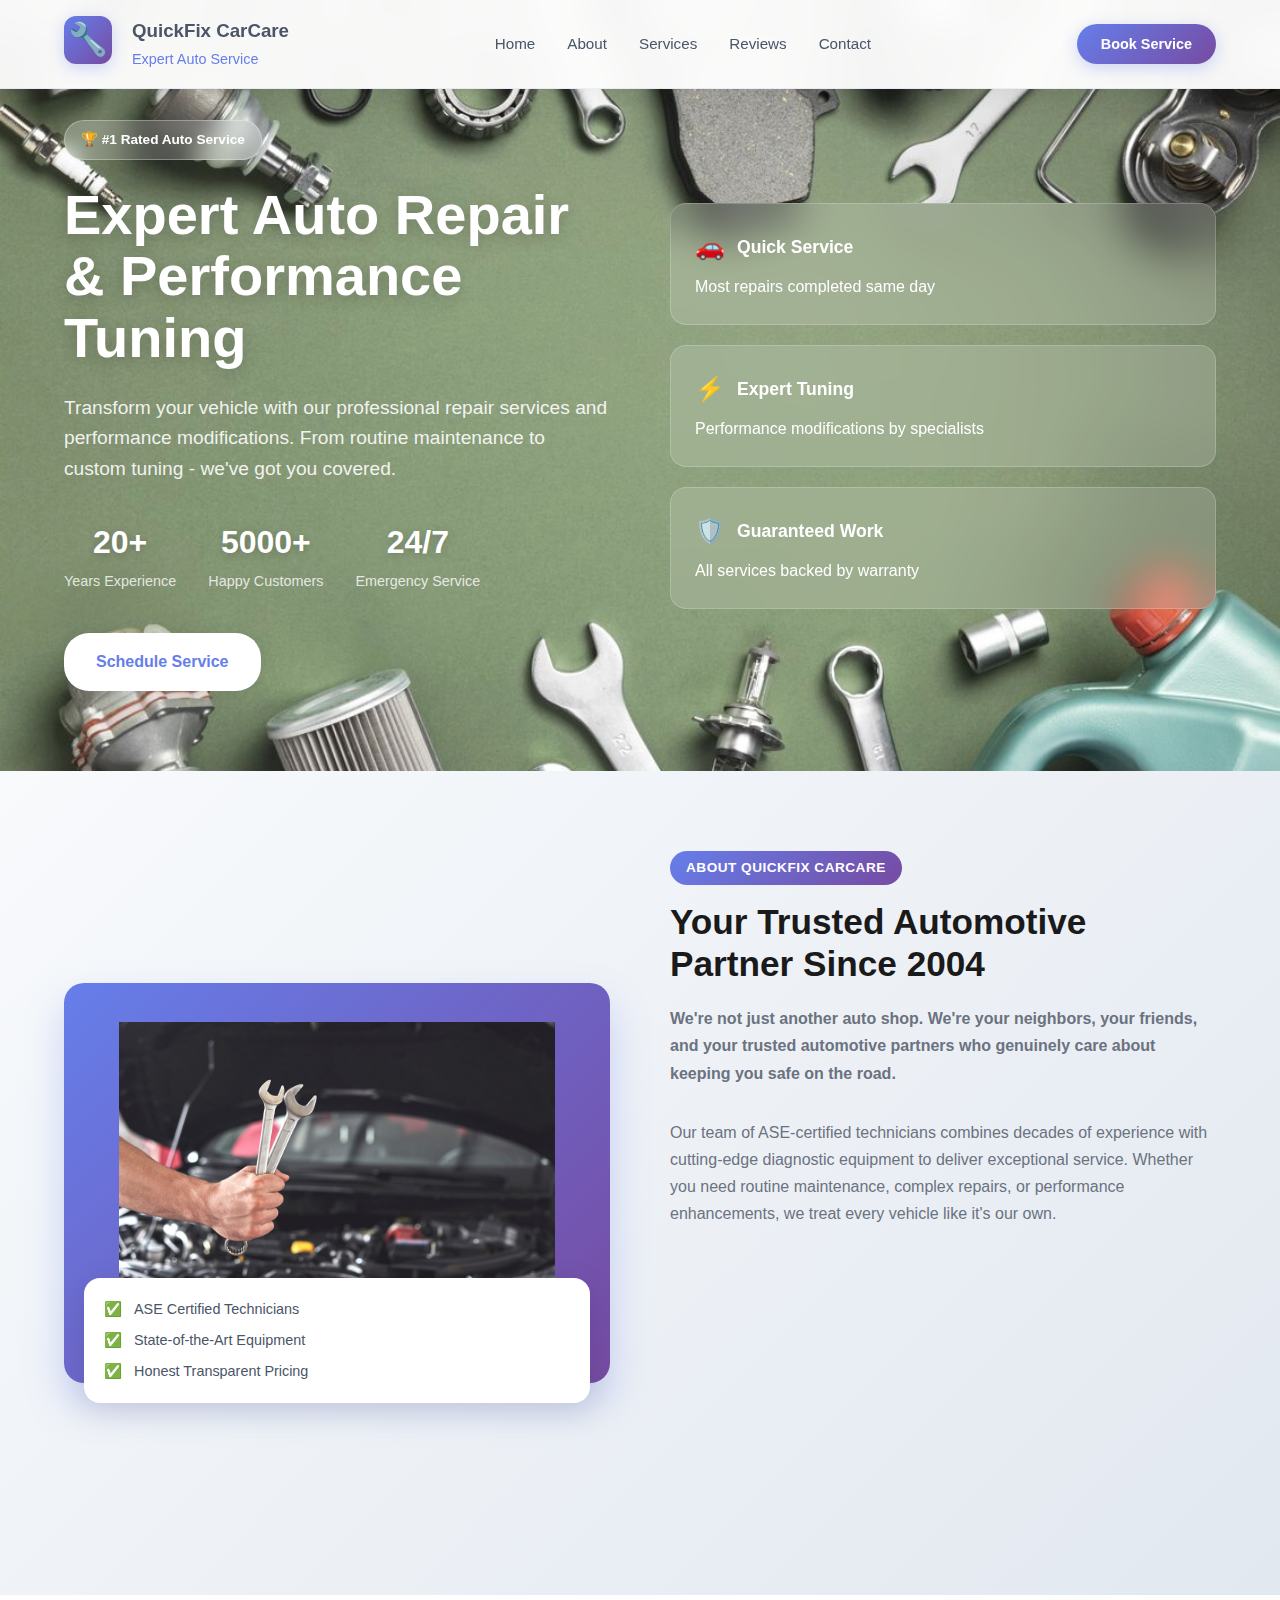
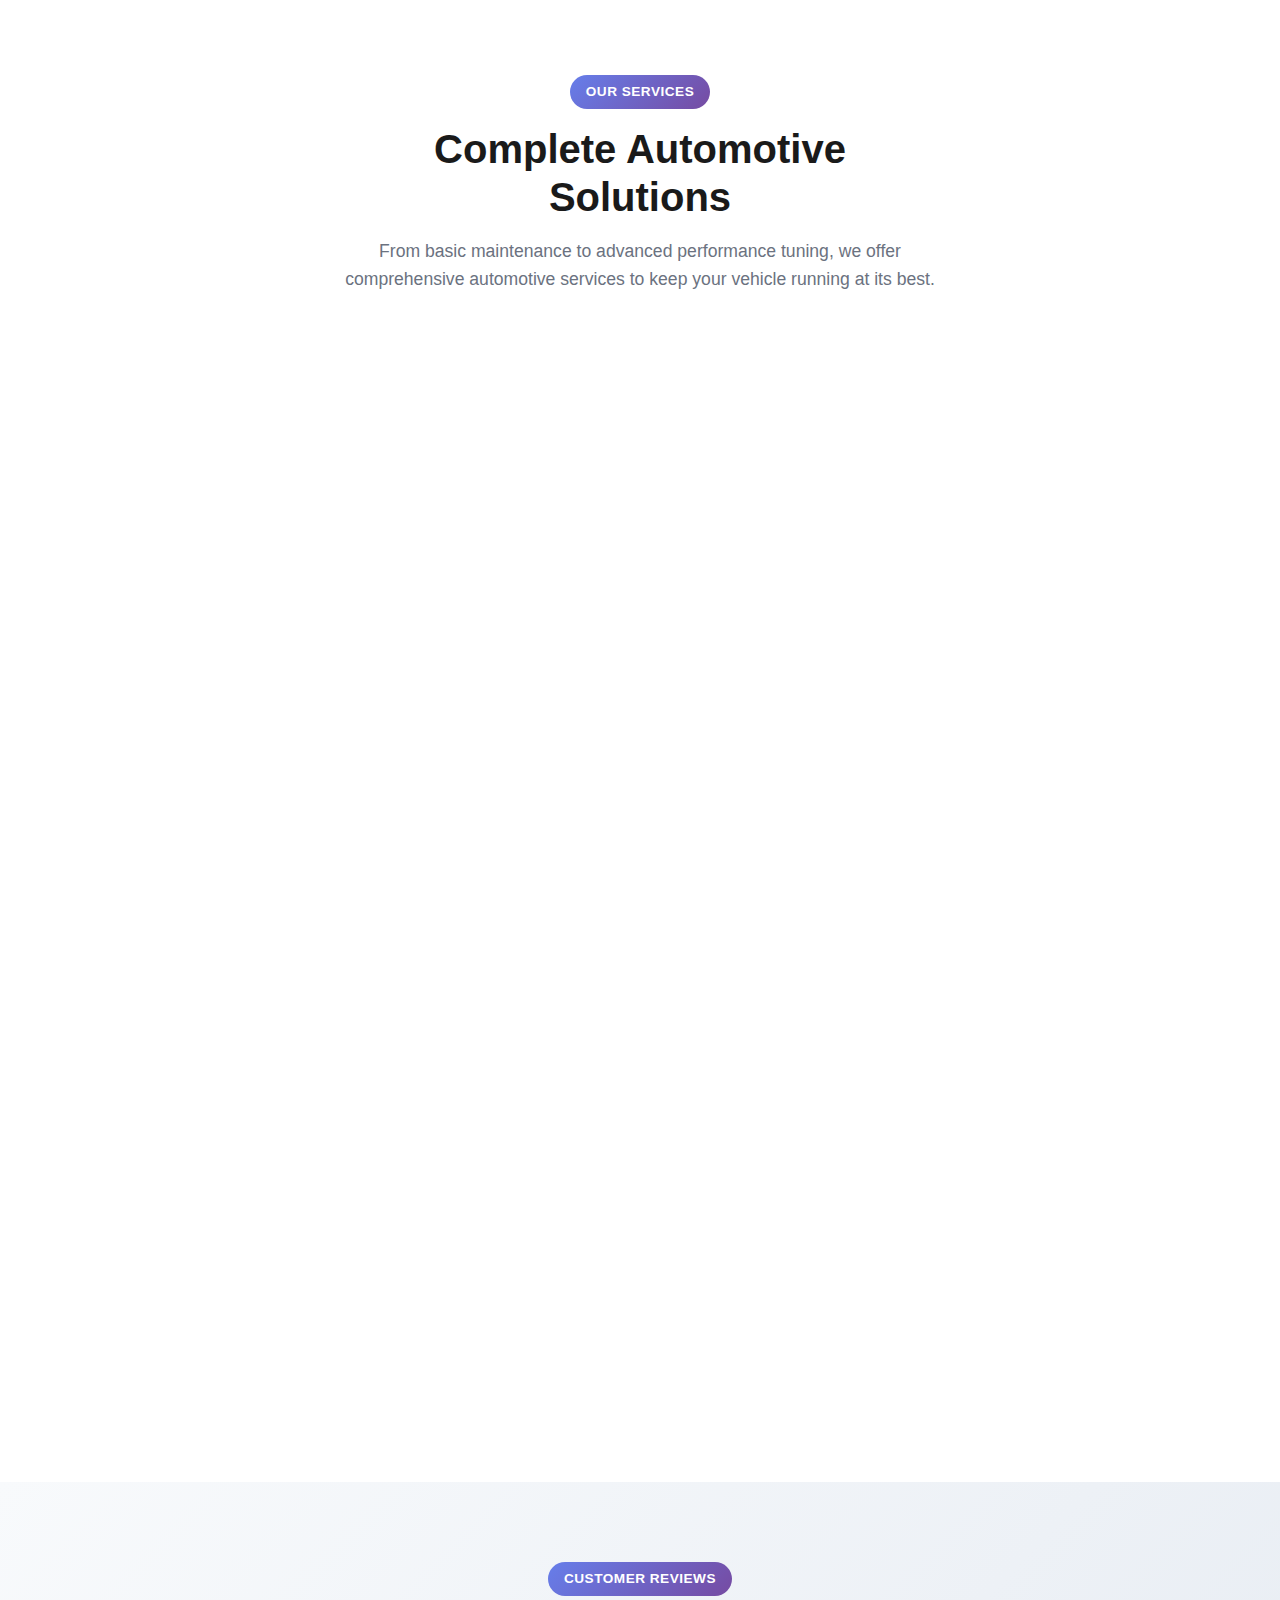
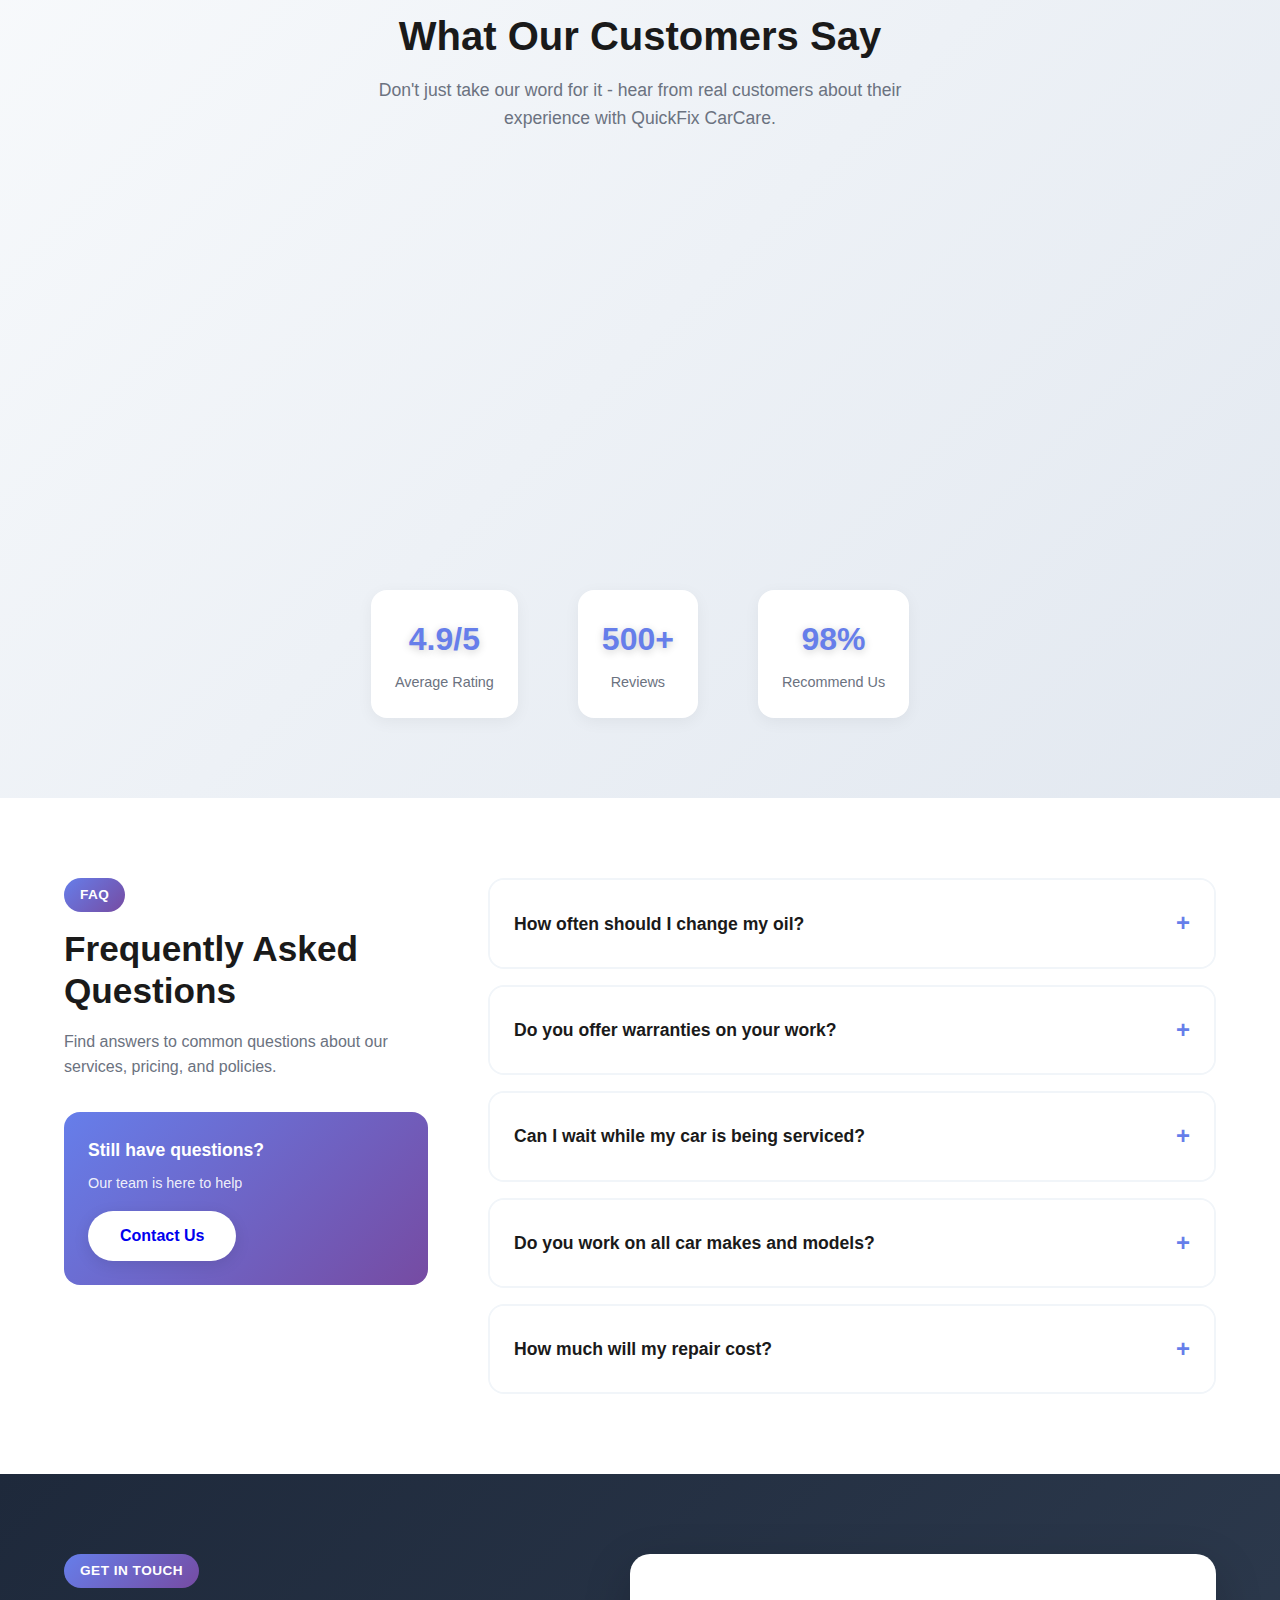
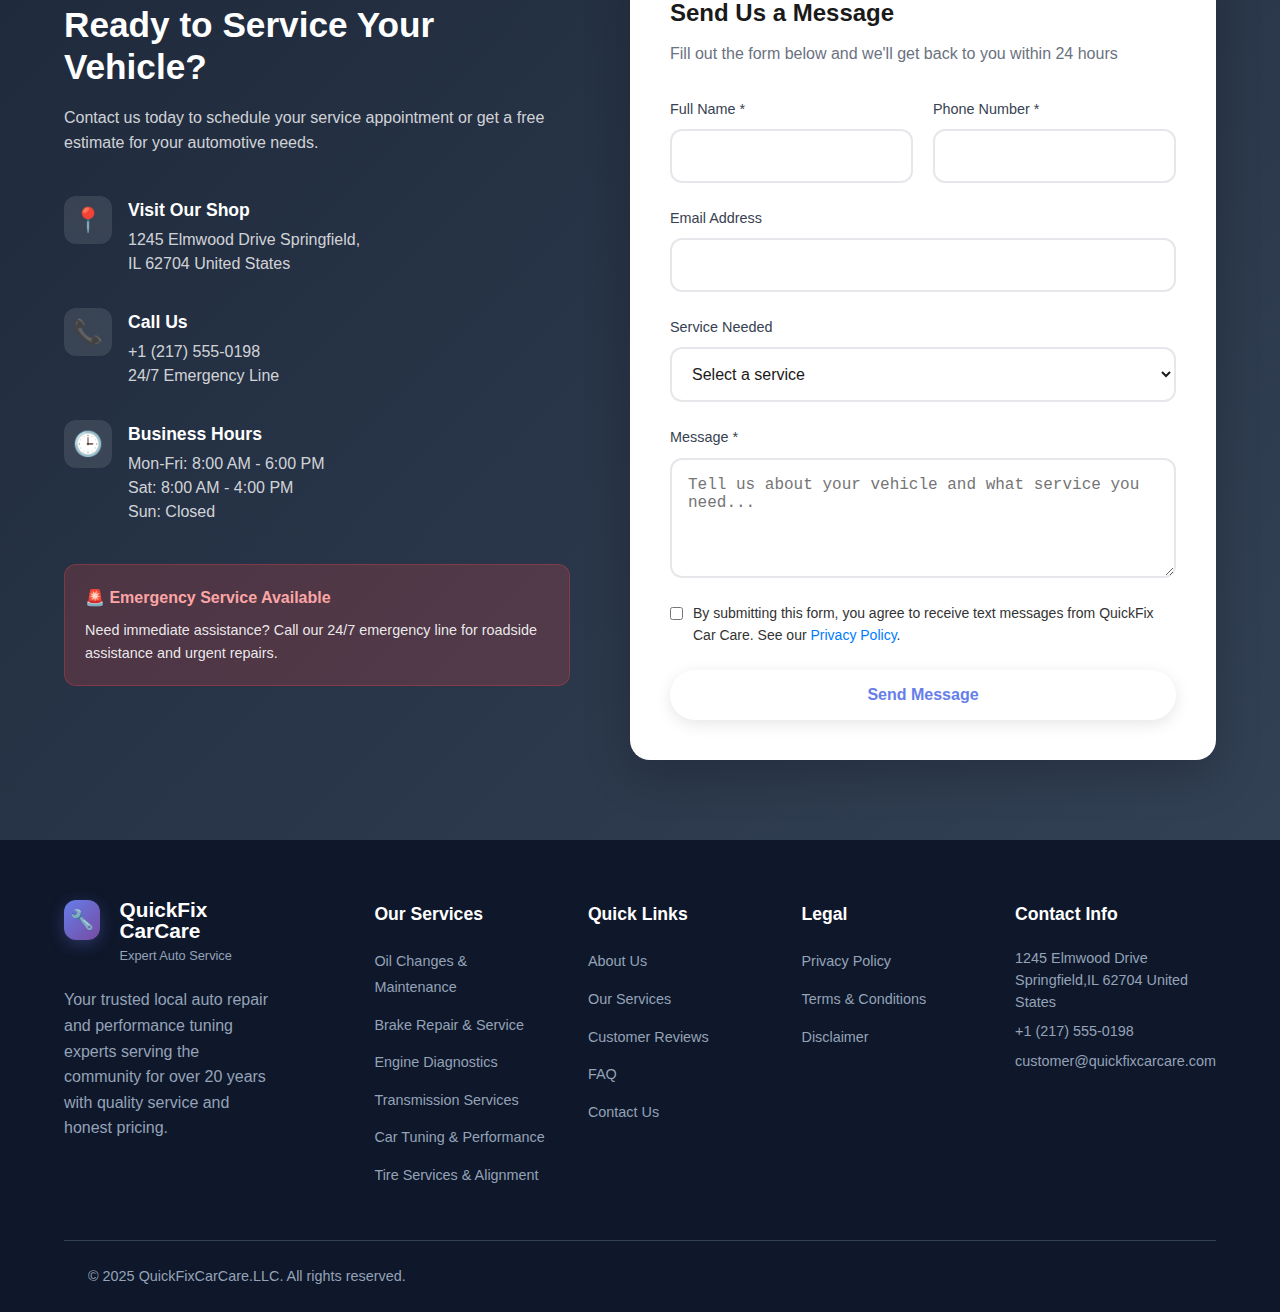
<file: index.html>
<!DOCTYPE html>
<html lang="en">
<head>
    <meta charset="UTF-8">
    <meta name="viewport" content="width=device-width, initial-scale=1.0">
    <title>QuickFixCarCare - Expert Auto Repair & Performance Tuning</title>
    <meta name="description" content="Professional auto repair and car tuning services. Expert mechanics, quality parts, and exceptional service for all your automotive needs.">
    <meta name="keywords" content="auto repair, car tuning, brake repair, oil change, engine diagnostics, transmission service">
    <link rel="stylesheet" href="styles.css">
    <link rel="shortcut icon" href="uploads/car-repair.png" type="image/x-icon">
</head>
<body>
    <header class="header">
        <div class="container">
            <div class="nav-wrapper">
                <div class="logo">

                     <a href="index.html" style="text-decoration: none; color: #4a5568; display: flex; gap: 20px;">
                            <div class="logo-icon">🔧</div>
                            <div class="logo-text">
                                <h3>QuickFix CarCare</h3>
                                <span>Expert Auto Service</span>
                            </div>
                        </div></a>
                <nav class="nav">
                    <ul class="nav-list">
                        <li><a href="#home" class="nav-link">Home</a></li>
                        <li><a href="#about" class="nav-link">About</a></li>
                        <li><a href="#services" class="nav-link">Services</a></li>
                        <li><a href="#testimonials" class="nav-link">Reviews</a></li>
                        <li><a href="#contact" class="nav-link">Contact</a></li>
                    </ul>
                </nav>
                <button class="cta-button desktop-only"><a href="#contact" style="color: #fff; text-decoration: none;">Book Service</a></button>
                <button class="mobile-menu-toggle" id="mobile-menu-toggle">
                    <span></span>
                    <span></span>
                    <span></span>
                </button>
            </div>
        </div>
    </header>

    <main>
        <section id="home" class="hero">
            <div class="hero-background"></div>
            <div class="container">
                <div class="hero-content">
                    <div class="hero-text">
                        <div class="hero-badge">🏆 #1 Rated Auto Service</div>
                        <h1 class="hero-title">Expert Auto Repair & Performance Tuning</h1>
                        <p class="hero-description">Transform your vehicle with our professional repair services and performance modifications. From routine maintenance to custom tuning - we've got you covered.</p>
                        <div class="hero-stats">
                            <div class="stat-item">
                                <span class="stat-number">20+</span>
                                <span class="stat-label">Years Experience</span>
                            </div>
                            <div class="stat-item">
                                <span class="stat-number">5000+</span>
                                <span class="stat-label">Happy Customers</span>
                            </div>
                            <div class="stat-item">
                                <span class="stat-number">24/7</span>
                                <span class="stat-label">Emergency Service</span>
                            </div>
                        </div>
                        <div class="hero-buttons">
                            <a href="#contact" class="btn btn-primary" style="text-decoration:none; ">
  Schedule Service
</a>

                           
                        </div>
                    </div>
                    <div class="hero-visual">
                        <div class="hero-card">
                            <div class="card-header">
                                <span class="card-icon">🚗</span>
                                <span class="card-title">Quick Service</span>
                            </div>
                            <p>Most repairs completed same day</p>
                        </div>
                        <div class="hero-card">
                            <div class="card-header">
                                <span class="card-icon">⚡</span>
                                <span class="card-title">Expert Tuning</span>
                            </div>
                            <p>Performance modifications by specialists</p>
                        </div>
                        <div class="hero-card">
                            <div class="card-header">
                                <span class="card-icon">🛡️</span>
                                <span class="card-title">Guaranteed Work</span>
                            </div>
                            <p>All services backed by warranty</p>
                        </div>
                    </div>
                </div>
            </div>
        </section>

        <section id="about" class="about">
            <div class="container">
                <div class="about-layout">
                    <div class="about-image">
                        <div class="image-placeholder">
                             <img src="uploads/about23.jpg" width="80%" alt="">
                            <span>Our Modern Facility</span>
                        </div>
                        <div class="about-highlights">
                            <div class="highlight-item">
                                <span class="highlight-icon">✅</span>
                                <span>ASE Certified Technicians</span>
                            </div>
                            <div class="highlight-item">
                                <span class="highlight-icon">✅</span>
                                <span>State-of-the-Art Equipment</span>
                            </div>
                            <div class="highlight-item">
                                <span class="highlight-icon">✅</span>
                                <span>Honest Transparent Pricing</span>
                            </div>
                        </div>
                    </div>
                    <div class="about-content">
                        <div class="section-tag">About QuickFix CarCare</div>
                        <h2>Your Trusted Automotive Partner Since 2004</h2>
                        <p class="about-lead">We're not just another auto shop. We're your neighbors, your friends, and your trusted automotive partners who genuinely care about keeping you safe on the road.</p>
                        <p>Our team of ASE-certified technicians combines decades of experience with cutting-edge diagnostic equipment to deliver exceptional service. Whether you need routine maintenance, complex repairs, or performance enhancements, we treat every vehicle like it's our own.</p>
                        <div class="about-features">
                            <div class="feature-grid">
                                <div class="feature-item">
                                    <span class="feature-number">20+</span>
                                    <span class="feature-text">Years in Business</span>
                                </div>
                                <div class="feature-item">
                                    <span class="feature-number">15</span>
                                    <span class="feature-text">Expert Technicians</span>
                                </div>
                                <div class="feature-item">
                                    <span class="feature-number">98%</span>
                                    <span class="feature-text">Customer Satisfaction</span>
                                </div>
                                <div class="feature-item">
                                    <span class="feature-number">24/7</span>
                                    <span class="feature-text">Emergency Support</span>
                                </div>
                            </div>
                        </div>
                    </div>
                </div>
            </div>
        </section>

        <section id="services" class="services">
            <div class="container">
                <div class="section-header">
                    <div class="section-tag">Our Services</div>
                    <h2>Complete Automotive Solutions</h2>
                    <p>From basic maintenance to advanced performance tuning, we offer comprehensive automotive services to keep your vehicle running at its best.</p>
                </div>
                <div class="services-grid">
                    <div class="service-card" data-service="oil-change">
                       <img src="uploads/Oil Changes & Maintenance.jpg" width="100%" alt="">
                        <h3>Oil Changes & Maintenance</h3>
                        <p>Keep your engine running smoothly with our comprehensive maintenance services and premium oil changes.</p>
                        <div class="service-features">
                            <span class="feature-tag">Quick Service</span>
                            <span class="feature-tag">Premium Oils</span>
                        </div>
                       
                        <a href="service-oil-change.html" class="service-link">Learn More →</a>
                    </div>
                    
                    <div class="service-card featured" data-service="brake-repair">
                        <div class="service-badge">Most Popular</div>
                         <img src="uploads/Brake Repair & Service.jpg" width="100%" alt="">
                        <h3>Brake Repair & Service</h3>
                        <p>Expert brake repair and replacement services to ensure your safety on the road with premium components.</p>
                        <div class="service-features">
                            <span class="feature-tag">Safety First</span>
                            <span class="feature-tag">2-Year Warranty</span>
                        </div>
                        
                        <a href="service-brake-repair.html" class="service-link">Learn More →</a>
                    </div>
                    
                    <div class="service-card" data-service="engine-diagnostics">
                        <img src="uploads/Engine Diagnostics & Repair.jpg" width="100%" alt="">
                        <h3>Engine Diagnostics & Repair</h3>
                        <p>Advanced diagnostic tools to identify and fix engine problems quickly and accurately with precision.</p>
                        <div class="service-features">
                            <span class="feature-tag">Advanced Tech</span>
                            <span class="feature-tag">Fast Results</span>
                        </div>
                        
                        <a href="service-engine-diagnostics.html" class="service-link">Learn More →</a>
                    </div>
                    
                    <div class="service-card" data-service="transmission">
                         <img src="uploads/Transmission Services.jpg" width="100%" alt="">
                        <h3>Transmission Services</h3>
                        <p>Complete transmission repair, maintenance, and replacement services for all vehicle types and models.</p>
                        <div class="service-features">
                            <span class="feature-tag">All Types</span>
                            <span class="feature-tag">Expert Care</span>
                        </div>
                       
                        <a href="service-transmission.html" class="service-link">Learn More →</a>
                    </div>
                    
                    <div class="service-card" data-service="car-tuning">
                         <img src="uploads/Car Tuning & Performance.jpg" width="100%" alt="">
                        <h3>Car Tuning & Performance</h3>
                        <p>Enhance your vehicle's performance with professional tuning and modification services by specialists.</p>
                        <div class="service-features">
                            <span class="feature-tag">Custom Tuning</span>
                            <span class="feature-tag">Power Gains</span>
                        </div>
                      
                        <a href="service-car-tuning.html" class="service-link">Learn More →</a>
                    </div>
                    
                    <div class="service-card" data-service="tire-alignment">
                         <img src="uploads/Tire Services & Alignment.jpg" width="100%" alt="">
                        <h3>Tire Services & Alignment</h3>
                        <p>Professional tire installation, rotation, balancing, and wheel alignment services for optimal performance.</p>
                        <div class="service-features">
                            <span class="feature-tag">Precision Work</span>
                            <span class="feature-tag">All Brands</span>
                        </div>
                     
                        <a href="service-tire-alignment.html" class="service-link">Learn More →</a>
                    </div>
                </div>
            </div>
        </section>

        <section id="testimonials" class="testimonials">
            <div class="container">
                <div class="section-header">
                    <div class="section-tag">Customer Reviews</div>
                    <h2>What Our Customers Say</h2>
                    <p>Don't just take our word for it - hear from real customers about their experience with QuickFix CarCare.</p>
                </div>
                <div class="testimonials-container">
                    <div class="testimonial-card">
                        <div class="testimonial-header">
                            <div class="customer-avatar">SJ</div>
                            <div class="customer-info">
                                <h4>Sarah Johnson</h4>
                                <span>Honda Civic Owner</span>
                            </div>
                            <div class="rating">
                                <span class="stars">★★★★★</span>
                            </div>
                        </div>
                        <p>"Outstanding service! They diagnosed my brake issue quickly and fixed it at a fair price. The team was professional and explained everything clearly. Highly recommend!"</p>
                        <div class="testimonial-footer">
                            <span class="service-type">Brake Repair Service</span>
                            <span class="review-date">2 weeks ago</span>
                        </div>
                    </div>
                    
                    <div class="testimonial-card featured">
                        <div class="testimonial-header">
                            <div class="customer-avatar">MR</div>
                            <div class="customer-info">
                                <h4>Mike Rodriguez</h4>
                                <span>Ford F-150 Owner</span>
                            </div>
                            <div class="rating">
                                <span class="stars">★★★★★</span>
                            </div>
                        </div>
                        <p>"I've been coming here for 5 years. They're honest, reliable, and always do quality work. The performance tuning they did on my truck was incredible - gained 40hp!"</p>
                        <div class="testimonial-footer">
                            <span class="service-type">Performance Tuning</span>
                            <span class="review-date">1 month ago</span>
                        </div>
                    </div>
                    
                    <div class="testimonial-card">
                        <div class="testimonial-header">
                            <div class="customer-avatar">EC</div>
                            <div class="customer-info">
                                <h4>Emily Chen</h4>
                                <span>Toyota Camry Owner</span>
                            </div>
                            <div class="rating">
                                <span class="stars">★★★★★</span>
                            </div>
                        </div>
                        <p>"Excellent experience with engine diagnostics. They found the problem other shops missed and fixed it for much less than I expected. Great communication throughout."</p>
                        <div class="testimonial-footer">
                            <span class="service-type">Engine Diagnostics</span>
                            <span class="review-date">3 weeks ago</span>
                        </div>
                    </div>
                </div>
                <div class="testimonials-stats">
                    <div class="stat-box">
                        <span class="stat-number">4.9/5</span>
                        <span class="stat-label">Average Rating</span>
                    </div>
                    <div class="stat-box">
                        <span class="stat-number">500+</span>
                        <span class="stat-label">Reviews</span>
                    </div>
                    <div class="stat-box">
                        <span class="stat-number">98%</span>
                        <span class="stat-label">Recommend Us</span>
                    </div>
                </div>
            </div>
        </section>

        <section id="faq" class="faq">
            <div class="container">
                <div class="faq-layout">
                    <div class="faq-sidebar">
                        <div class="section-tag">FAQ</div>
                        <h2>Frequently Asked Questions</h2>
                        <p>Find answers to common questions about our services, pricing, and policies.</p>
                        <div class="faq-contact">
                            <h4>Still have questions?</h4>
                            <p>Our team is here to help</p>
                            <button class="btn btn-primary"><a href="#contact" style="text-decoration: none;">Contact Us</a></button>
                        </div>
                    </div>
                    <div class="faq-content">
                        <div class="faq-item">
                            <div class="faq-question">
                                <h3>How often should I change my oil?</h3>
                                <span class="faq-toggle">+</span>
                            </div>
                            <div class="faq-answer">
                                <p>Most vehicles need an oil change every 3,000-7,500 miles, depending on your car's make, model, and driving conditions. We recommend checking your owner's manual for specific intervals. Our technicians can also help determine the best schedule for your vehicle.</p>
                            </div>
                        </div>
                        
                        <div class="faq-item">
                            <div class="faq-question">
                                <h3>Do you offer warranties on your work?</h3>
                                <span class="faq-toggle">+</span>
                            </div>
                            <div class="faq-answer">
                                <p>Yes, we provide comprehensive warranties on all our repair work. The warranty period varies depending on the type of service - typically ranging from 12 months to 3 years. All warranty details are clearly outlined on your service invoice.</p>
                            </div>
                        </div>
                        
                        <div class="faq-item">
                            <div class="faq-question">
                                <h3>Can I wait while my car is being serviced?</h3>
                                <span class="faq-toggle">+</span>
                            </div>
                            <div class="faq-answer">
                                <p>Absolutely! We have a comfortable waiting area with complimentary Wi-Fi, beverages, and magazines. For longer repairs, we also offer shuttle service to nearby locations or can arrange loaner vehicles.</p>
                            </div>
                        </div>
                        
                        <div class="faq-item">
                            <div class="faq-question">
                                <h3>Do you work on all car makes and models?</h3>
                                <span class="faq-toggle">+</span>
                            </div>
                            <div class="faq-answer">
                                <p>Yes, our certified technicians are experienced with all major car makes and models, including domestic, European, and Asian vehicles. We have the tools and expertise to service everything from economy cars to luxury vehicles and performance cars.</p>
                            </div>
                        </div>
                        
                        <div class="faq-item">
                            <div class="faq-question">
                                <h3>How much will my repair cost?</h3>
                                <span class="faq-toggle">+</span>
                            </div>
                            <div class="faq-answer">
                                <p>We provide free estimates for all repairs. Our pricing is transparent with no hidden fees. We'll always explain what needs to be done and get your approval before starting any work. Most routine services have fixed pricing available on our website.</p>
                            </div>
                        </div>
                    </div>
                </div>
            </div>
        </section>

        <section id="contact" class="contact">
            <div class="container">
                <div class="contact-layout">
                    <div class="contact-info">
                        <div class="section-tag">Get In Touch</div>
                        <h2>Ready to Service Your Vehicle?</h2>
                        <p>Contact us today to schedule your service appointment or get a free estimate for your automotive needs.</p>
                        
                        <div class="contact-methods">
                            <div class="contact-method">
                                <div class="method-icon">📍</div>
                                <div class="method-details">
                                    <h4>Visit Our Shop</h4>
                                    <p>1245 Elmwood Drive
Springfield, <br> IL 62704
United States</p>
                                </div>
                            </div>
                            
                            <div class="contact-method">
                                <div class="method-icon">📞</div>
                                <div class="method-details">
                                    <h4>Call Us</h4>
                                    <p><a href="tel:+1217555-0198" style="color: #ffffffcc
; text-decoration: none;">+1 (217) 555-0198</a><br>24/7 Emergency Line</p>
                                </div>
                            </div>
                            
                            <div class="contact-method">
                                <div class="method-icon">🕒</div>
                                <div class="method-details">
                                    <h4>Business Hours</h4>
                                    <p>Mon-Fri: 8:00 AM - 6:00 PM<br>Sat: 8:00 AM - 4:00 PM<br>Sun: Closed</p>
                                </div>
                            </div>
                        </div>
                        
                        <div class="emergency-notice">
                            <h4>🚨 Emergency Service Available</h4>
                            <p>Need immediate assistance? Call our 24/7 emergency line for roadside assistance and urgent repairs.</p>
                        </div>
                    </div>
                    
                    <div class="contact-form-container">
                        <div class="form-header">
                            <h3>Send Us a Message</h3>
                            <p>Fill out the form below and we'll get back to you within 24 hours</p>
                        </div>
                    <form id="contact-form" class="contact-form">
    <div class="form-row">
        <div class="form-group">
            <label for="name">Full Name *</label>
            <input type="text" id="name" name="name" required>
        </div>
        <div class="form-group">
            <label for="phone">Phone Number *</label>
            <input type="tel" id="phone" name="phone" required>
        </div>
    </div>
    <div class="form-group">
        <label for="email">Email Address</label>
        <input type="email" id="email" name="email">
    </div>
    <div class="form-group">
        <label for="service">Service Needed</label>
        <select id="service" name="service">
            <option value="">Select a service</option>
            <option value="oil-change">Oil Change & Maintenance</option>
            <option value="brake-repair">Brake Repair</option>
            <option value="engine-diagnostics">Engine Diagnostics</option>
            <option value="transmission">Transmission Service</option>
            <option value="car-tuning">Car Tuning & Performance</option>
            <option value="tire-alignment">Tire & Alignment</option>
            <option value="other">Other</option>
        </select>
    </div>
    <div class="form-group">
        <label for="message">Message *</label>
        <textarea id="message" name="message" rows="4" required placeholder="Tell us about your vehicle and what service you need..."></textarea>
    </div>

    
    <div style="display: flex; align-items: flex-start; gap: 10px;">
        <input type="checkbox" id="agree" name="agree" required style="margin-top: 5px;">
        <label for="agree" style="font-size: 14px; color: #333;">
            By submitting this form, you agree to receive text messages from QuickFix Car Care. See our 
            <a href="privacy.html" target="_blank" style="text-decoration: none; color: #007BFF;">Privacy Policy</a>.
        </label>
    </div>

    <button type="submit" class="btn btn-primary btn-full">Send Message</button>
</form>

                    </div>
                </div>
            </div>
        </section>
    </main>

    <footer class="footer">
        <div class="container">
            <div class="footer-content">
                <div class="footer-main">
                    <div class="footer-brand">
                        <div class="footer-logo">
                            <a href="index.html" style="text-decoration: none; color: #fff; display: flex; gap: 20px;">
                            <div class="logo-icon">🔧</div>
                            <div class="logo-text">
                                <h3>QuickFix CarCare</h3>
                                <span>Expert Auto Service</span>
                            </div>
                        </div></a>
                        <p>Your trusted local auto repair and performance tuning experts serving the community for over 20 years with quality service and honest pricing.</p>
                      
                    </div>
                    
                    <div class="footer-links">
                        <div class="footer-section">
                            <h4>Our Services</h4>
                            <ul>
                                <li><a href="service-oil-change.html">Oil Changes & Maintenance</a></li>
                                <li><a href="service-brake-repair.html">Brake Repair & Service</a></li>
                                <li><a href="service-engine-diagnostics.html">Engine Diagnostics</a></li>
                                <li><a href="service-transmission.html">Transmission Services</a></li>
                                <li><a href="service-car-tuning.html">Car Tuning & Performance</a></li>
                                <li><a href="service-tire-alignment.html">Tire Services & Alignment</a></li>
                            </ul>
                        </div>
                        
                        <div class="footer-section">
                            <h4>Quick Links</h4>
                            <ul>
                                <li><a href="#about">About Us</a></li>
                                <li><a href="#services">Our Services</a></li>
                                <li><a href="#testimonials">Customer Reviews</a></li>
                                <li><a href="#faq">FAQ</a></li>
                                <li><a href="#contact">Contact Us</a></li>
                            </ul>
                        </div>
                        
                        <div class="footer-section">
                            <h4>Legal</h4>
                            <ul>
                                <li><a href="privacy.html">Privacy Policy</a></li>
                                <li><a href="terms.html">Terms & Conditions</a></li>
                                <li><a href="disclaimer.html">Disclaimer</a></li>
                            </ul>
                        </div>
                        
                        <div class="footer-section">
                            <h4>Contact Info</h4>
                            <div class="contact-details">
                                <p>1245 Elmwood Drive
Springfield,IL 62704
United States</p>
                               <p><a href="tel:+12175550198" style="text-decoration: none; color: #94a3b8;">+1 (217) 555-0198</a></p>
<p><a href="mailto:customer@quickfixcarcare.com" style="text-decoration: none; color: #94a3b8;">customer@quickfixcarcare.com</a></p>

                            </div>
                        </div>
                    </div>
                </div>
            </div>
            <div class="footer-bottom">
                <div class="container">
                    <div class="footer-bottom-content">
                      <p>&copy; 2025 <a href="https://quickfixcarcare.com" style="text-decoration: none; color: #94a3b8; ">QuickFixCarCare.LLC</a>. All rights reserved.</p>

                        
                    </div>
                </div>
            </div>
        </div>
    </footer>

    <script src="script.js"></script>
</body>
</html>
</file>
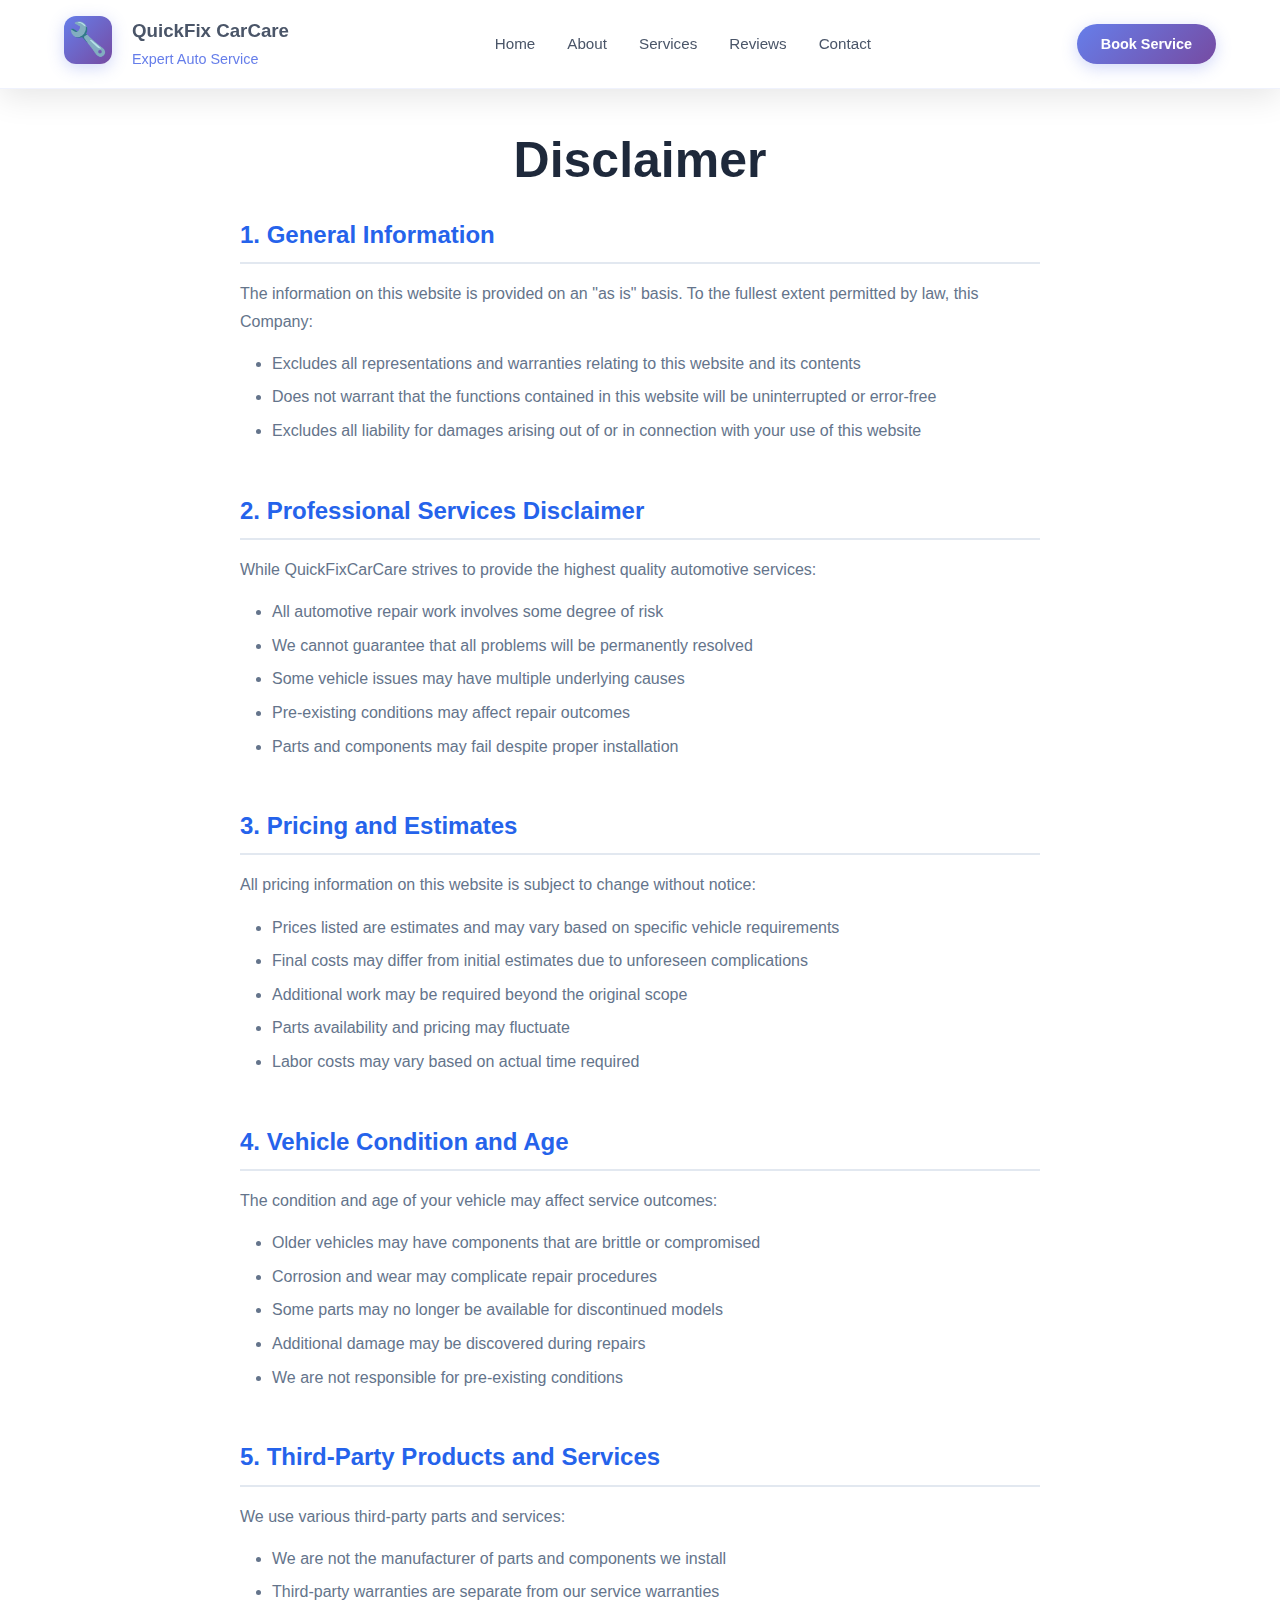
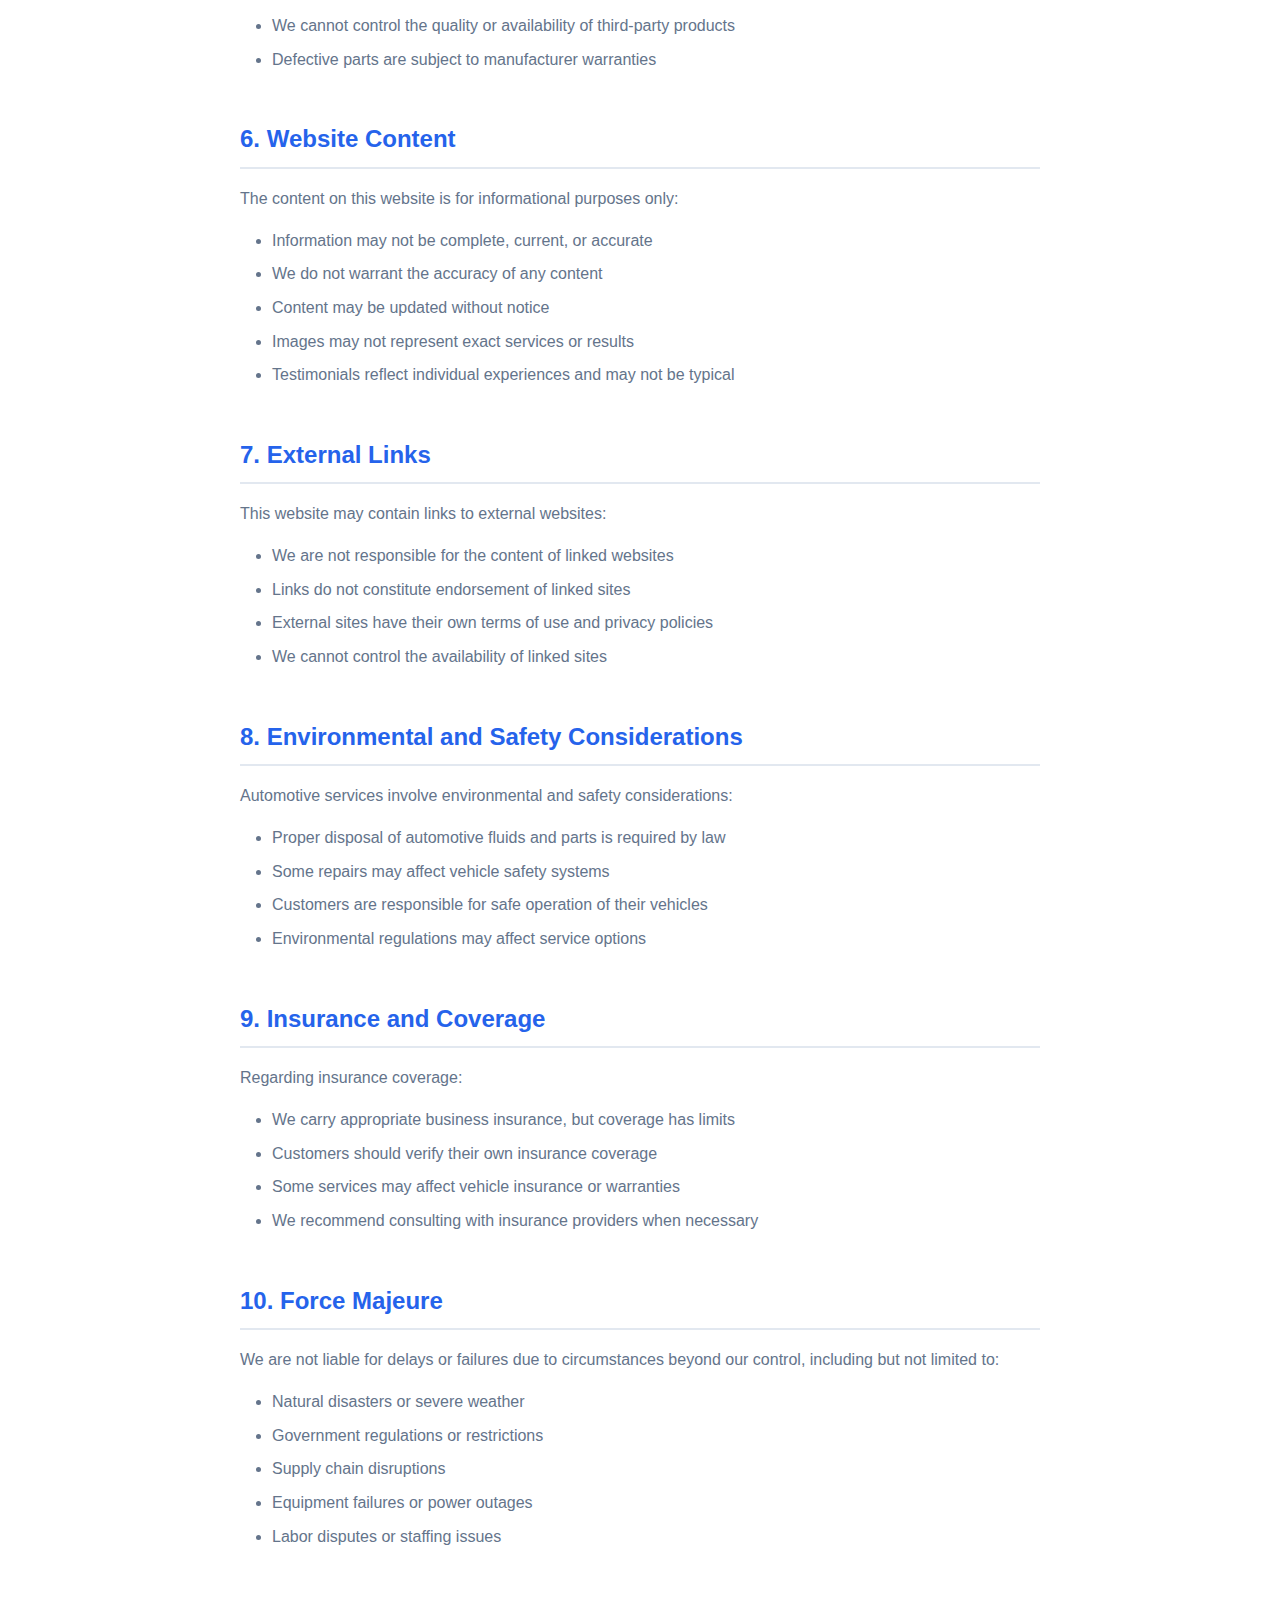
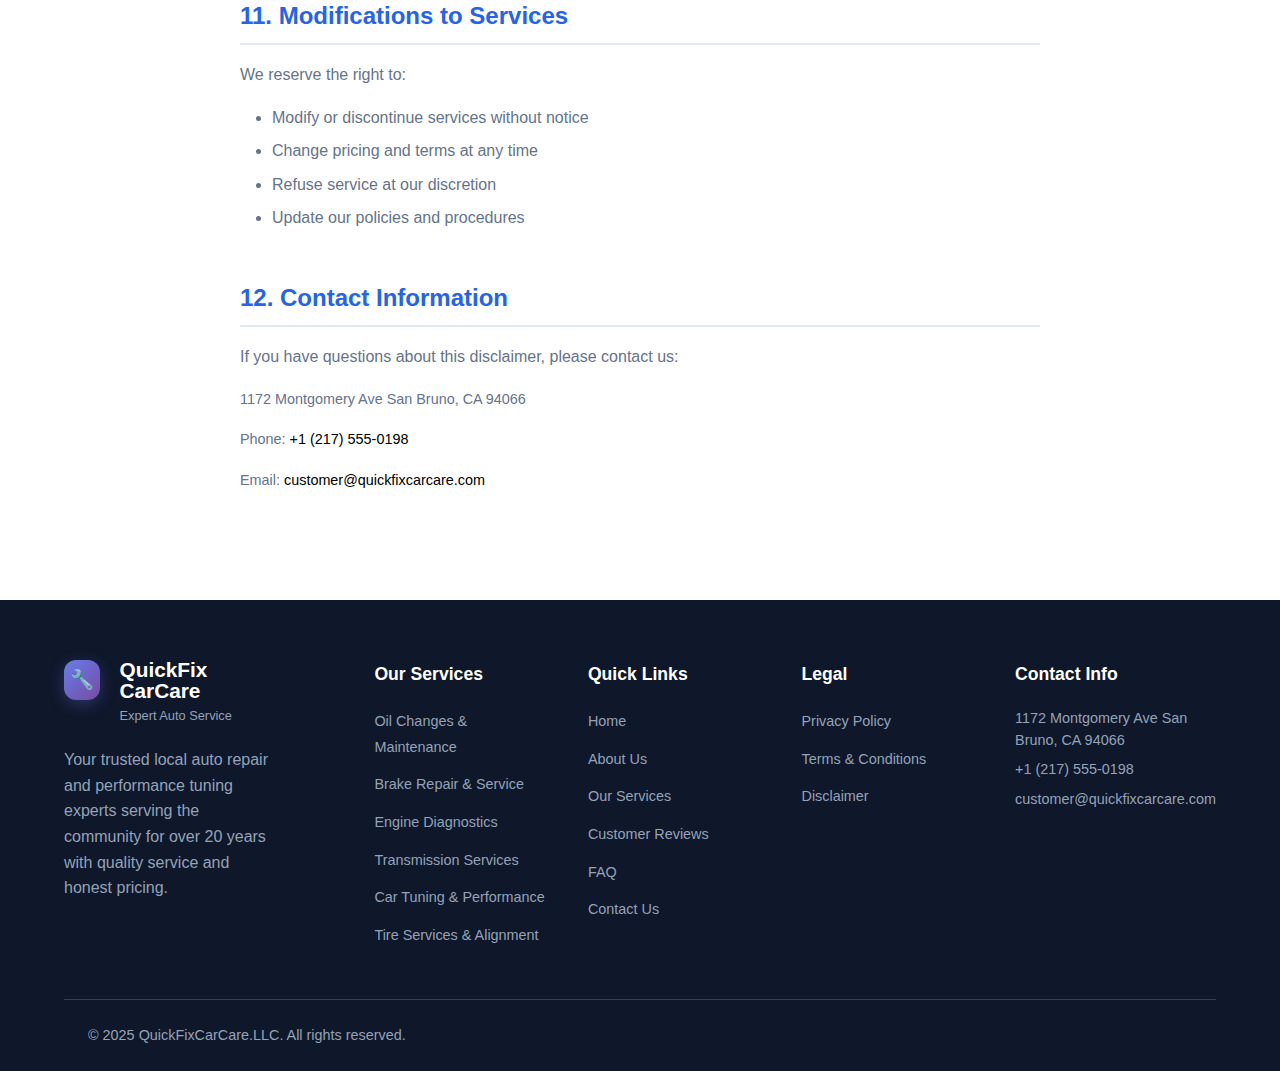
<file: disclaimer.html>
<!DOCTYPE html>
<html lang="en">
<head>
    <meta charset="UTF-8">
    <meta name="viewport" content="width=device-width, initial-scale=1.0">
    <title>QuickFixCarCare - Expert Auto Repair & Performance Tuning</title>
    <meta name="description" content="Professional auto repair and car tuning services. Expert mechanics, quality parts, and exceptional service for all your automotive needs.">
    <meta name="keywords" content="auto repair, car tuning, brake repair, oil change, engine diagnostics, transmission service">
    <link rel="stylesheet" href="styles.css">
    <link rel="shortcut icon" href="uploads/car-repair.png" type="image/x-icon">
</head>
<body>
    <header class="header">
        <div class="container">
            <div class="nav-wrapper">
                <div class="logo">

                     <a href="index.html" style="text-decoration: none; color: #4a5568; display: flex; gap: 20px;">
                            <div class="logo-icon">🔧</div>
                            <div class="logo-text">
                                <h3>QuickFix CarCare</h3>
                                <span>Expert Auto Service</span>
                            </div>
                        </div></a>
                <nav class="nav">
                    <ul class="nav-list">
                        <li><a href="index.html" class="nav-link">Home</a></li>
                        <li><a href="index.html#about" class="nav-link">About</a></li>
                        <li><a href="index.html#services" class="nav-link">Services</a></li>
                        <li><a href="index.html#testimonials" class="nav-link">Reviews</a></li>
                        <li><a href="index.html#contact" class="nav-link">Contact</a></li>
                    </ul>
                </nav>
                <button class="cta-button desktop-only"><a href="index.html#contact" style="color: #fff; text-decoration: none;">Book Service</a></button>
                <button class="mobile-menu-toggle" id="mobile-menu-toggle">
                    <span></span>
                    <span></span>
                    <span></span>
                </button>
            </div>
        </div>
    </header>

    <main>
        <section class="legal-content">
            <div class="container">
                <div class="content-wrapper">
                    <h1 style="text-align: center; font-size: 50px;">Disclaimer</h1>
                   

                    <div class="legal-section">
                        <h2>1. General Information</h2>
                        <p>The information on this website is provided on an "as is" basis. To the fullest extent permitted by law, this Company:</p>
                        <ul>
                            <li>Excludes all representations and warranties relating to this website and its contents</li>
                            <li>Does not warrant that the functions contained in this website will be uninterrupted or error-free</li>
                            <li>Excludes all liability for damages arising out of or in connection with your use of this website</li>
                        </ul>
                    </div>

                    <div class="legal-section">
                        <h2>2. Professional Services Disclaimer</h2>
                        <p>While QuickFixCarCare strives to provide the highest quality automotive services:</p>
                        <ul>
                            <li>All automotive repair work involves some degree of risk</li>
                            <li>We cannot guarantee that all problems will be permanently resolved</li>
                            <li>Some vehicle issues may have multiple underlying causes</li>
                            <li>Pre-existing conditions may affect repair outcomes</li>
                            <li>Parts and components may fail despite proper installation</li>
                        </ul>
                    </div>

                    <div class="legal-section">
                        <h2>3. Pricing and Estimates</h2>
                        <p>All pricing information on this website is subject to change without notice:</p>
                        <ul>
                            <li>Prices listed are estimates and may vary based on specific vehicle requirements</li>
                            <li>Final costs may differ from initial estimates due to unforeseen complications</li>
                            <li>Additional work may be required beyond the original scope</li>
                            <li>Parts availability and pricing may fluctuate</li>
                            <li>Labor costs may vary based on actual time required</li>
                        </ul>
                    </div>

                    <div class="legal-section">
                        <h2>4. Vehicle Condition and Age</h2>
                        <p>The condition and age of your vehicle may affect service outcomes:</p>
                        <ul>
                            <li>Older vehicles may have components that are brittle or compromised</li>
                            <li>Corrosion and wear may complicate repair procedures</li>
                            <li>Some parts may no longer be available for discontinued models</li>
                            <li>Additional damage may be discovered during repairs</li>
                            <li>We are not responsible for pre-existing conditions</li>
                        </ul>
                    </div>

                    <div class="legal-section">
                        <h2>5. Third-Party Products and Services</h2>
                        <p>We use various third-party parts and services:</p>
                        <ul>
                            <li>We are not the manufacturer of parts and components we install</li>
                            <li>Third-party warranties are separate from our service warranties</li>
                            <li>We cannot control the quality or availability of third-party products</li>
                            <li>Defective parts are subject to manufacturer warranties</li>
                        </ul>
                    </div>

                    <div class="legal-section">
                        <h2>6. Website Content</h2>
                        <p>The content on this website is for informational purposes only:</p>
                        <ul>
                            <li>Information may not be complete, current, or accurate</li>
                            <li>We do not warrant the accuracy of any content</li>
                            <li>Content may be updated without notice</li>
                            <li>Images may not represent exact services or results</li>
                            <li>Testimonials reflect individual experiences and may not be typical</li>
                        </ul>
                    </div>

                    <div class="legal-section">
                        <h2>7. External Links</h2>
                        <p>This website may contain links to external websites:</p>
                        <ul>
                            <li>We are not responsible for the content of linked websites</li>
                            <li>Links do not constitute endorsement of linked sites</li>
                            <li>External sites have their own terms of use and privacy policies</li>
                            <li>We cannot control the availability of linked sites</li>
                        </ul>
                    </div>

                    <div class="legal-section">
                        <h2>8. Environmental and Safety Considerations</h2>
                        <p>Automotive services involve environmental and safety considerations:</p>
                        <ul>
                            <li>Proper disposal of automotive fluids and parts is required by law</li>
                            <li>Some repairs may affect vehicle safety systems</li>
                            <li>Customers are responsible for safe operation of their vehicles</li>
                            <li>Environmental regulations may affect service options</li>
                        </ul>
                    </div>

                    <div class="legal-section">
                        <h2>9. Insurance and Coverage</h2>
                        <p>Regarding insurance coverage:</p>
                        <ul>
                            <li>We carry appropriate business insurance, but coverage has limits</li>
                            <li>Customers should verify their own insurance coverage</li>
                            <li>Some services may affect vehicle insurance or warranties</li>
                            <li>We recommend consulting with insurance providers when necessary</li>
                        </ul>
                    </div>

                    <div class="legal-section">
                        <h2>10. Force Majeure</h2>
                        <p>We are not liable for delays or failures due to circumstances beyond our control, including but not limited to:</p>
                        <ul>
                            <li>Natural disasters or severe weather</li>
                            <li>Government regulations or restrictions</li>
                            <li>Supply chain disruptions</li>
                            <li>Equipment failures or power outages</li>
                            <li>Labor disputes or staffing issues</li>
                        </ul>
                    </div>

                    <div class="legal-section">
                        <h2>11. Modifications to Services</h2>
                        <p>We reserve the right to:</p>
                        <ul>
                            <li>Modify or discontinue services without notice</li>
                            <li>Change pricing and terms at any time</li>
                            <li>Refuse service at our discretion</li>
                            <li>Update our policies and procedures</li>
                        </ul>
                    </div>

                    <div class="legal-section">
                        <h2>12. Contact Information</h2>
                        <p>If you have questions about this disclaimer, please contact us:</p>
                        <div class="contact-details">
                          
                            <p>1172 Montgomery Ave San Bruno, CA 94066</p>
<p>Phone: <a href="tel:+12175550198" style="text-decoration: none; color: #000;">+1 (217) 555-0198</a></p>
<p>Email: <a href="mailto:customer@quickfixcarcare.com" style="text-decoration: none; color: #000;">customer@quickfixcarcare.com</a></p>
                        </div>
                    </div>
                </div>
            </div>
        </section>
    </main>

     <footer class="footer">
        <div class="container">
            <div class="footer-content">
                <div class="footer-main">
                    <div class="footer-brand">
                        <div class="footer-logo">
                            <a href="index.html" style="text-decoration: none; color: #fff; display: flex; gap: 20px;">
                            <div class="logo-icon">🔧</div>
                            <div class="logo-text">
                                <h3>QuickFix CarCare</h3>
                                <span>Expert Auto Service</span>
                            </div>
                        </div></a>
                        <p>Your trusted local auto repair and performance tuning experts serving the community for over 20 years with quality service and honest pricing.</p>
                      
                    </div>
                    
                    <div class="footer-links">
                        <div class="footer-section">
                            <h4>Our Services</h4>
                            <ul>
                                <li><a href="service-oil-change.html">Oil Changes & Maintenance</a></li>
                                <li><a href="service-brake-repair.html">Brake Repair & Service</a></li>
                                <li><a href="service-engine-diagnostics.html">Engine Diagnostics</a></li>
                                <li><a href="service-transmission.html">Transmission Services</a></li>
                                <li><a href="service-car-tuning.html">Car Tuning & Performance</a></li>
                                <li><a href="service-tire-alignment.html">Tire Services & Alignment</a></li>
                            </ul>
                        </div>
                        
                        <div class="footer-section">
                            <h4>Quick Links</h4>
                            <ul>
                                  <li><a href="index.html">Home</a></li>
                                <li><a href="index.html#about">About Us</a></li>
                                <li><a href="index.html#services">Our Services</a></li>
                                <li><a href="index.html#testimonials">Customer Reviews</a></li>
                                <li><a href="index.html#faq">FAQ</a></li>
                                <li><a href="index.html#contact">Contact Us</a></li>
                            </ul>
                        </div>
                        
                        <div class="footer-section">
                            <h4>Legal</h4>
                            <ul>
                                <li><a href="privacy.html">Privacy Policy</a></li>
                                <li><a href="terms.html">Terms & Conditions</a></li>
                                <li><a href="disclaimer.html">Disclaimer</a></li>
                            </ul>
                        </div>
                        
                        <div class="footer-section">
                            <h4>Contact Info</h4>
                            <div class="contact-details">
                                <p>1172 Montgomery Ave San Bruno, CA 94066</p>
                               <p><a href="tel:+12175550198" style="text-decoration: none; color: #94a3b8;">+1 (217) 555-0198</a></p>
<p><a href="mailto:customer@quickfixcarcare.com" style="text-decoration: none; color: #94a3b8;">customer@quickfixcarcare.com</a></p>

                            </div>
                        </div>
                    </div>
                </div>
            </div>
            <div class="footer-bottom">
                <div class="container">
                    <div class="footer-bottom-content">
                      <p>&copy; 2025 <a href="https://quickfixcarcare.com" style="text-decoration: none; color: #94a3b8; ">QuickFixCarCare.LLC</a>. All rights reserved.</p>

                        
                    </div>
                </div>
            </div>
        </div>
    </footer>

    <script src="script.js"></script>
    <style>
        .legal-content {
            padding: 120px 0 60px;
        }
        
        .content-wrapper {
            max-width: 800px;
            margin: 0 auto;
        }
        
        .legal-content h1 {
            color: #1e293b;
            font-size: 2.5rem;
            margin-bottom: 1rem;
        }
        
        .last-updated {
            color: #64748b;
            font-style: italic;
            margin-bottom: 3rem;
        }
        
        .legal-section {
            margin-bottom: 3rem;
        }
        
        .legal-section h2 {
            color: #2563eb;
            font-size: 1.5rem;
            margin-bottom: 1rem;
            border-bottom: 2px solid #e2e8f0;
            padding-bottom: 0.5rem;
        }
        
        .legal-section p {
            color: #64748b;
            line-height: 1.7;
            margin-bottom: 1rem;
        }
        
        .legal-section ul {
            margin: 1rem 0;
            padding-left: 2rem;
        }
        
        .legal-section ul li {
            color: #64748b;
            margin-bottom: 0.5rem;
        }
        
      
        @media (max-width: 768px) {
            .legal-content {
                padding: 100px 0 40px;
            }
            
            .legal-content h1 {
                font-size: 2rem;
            }
            
            .legal-section h2 {
                font-size: 1.3rem;
            }
        }
    </style>
</body>
</html>
</file>
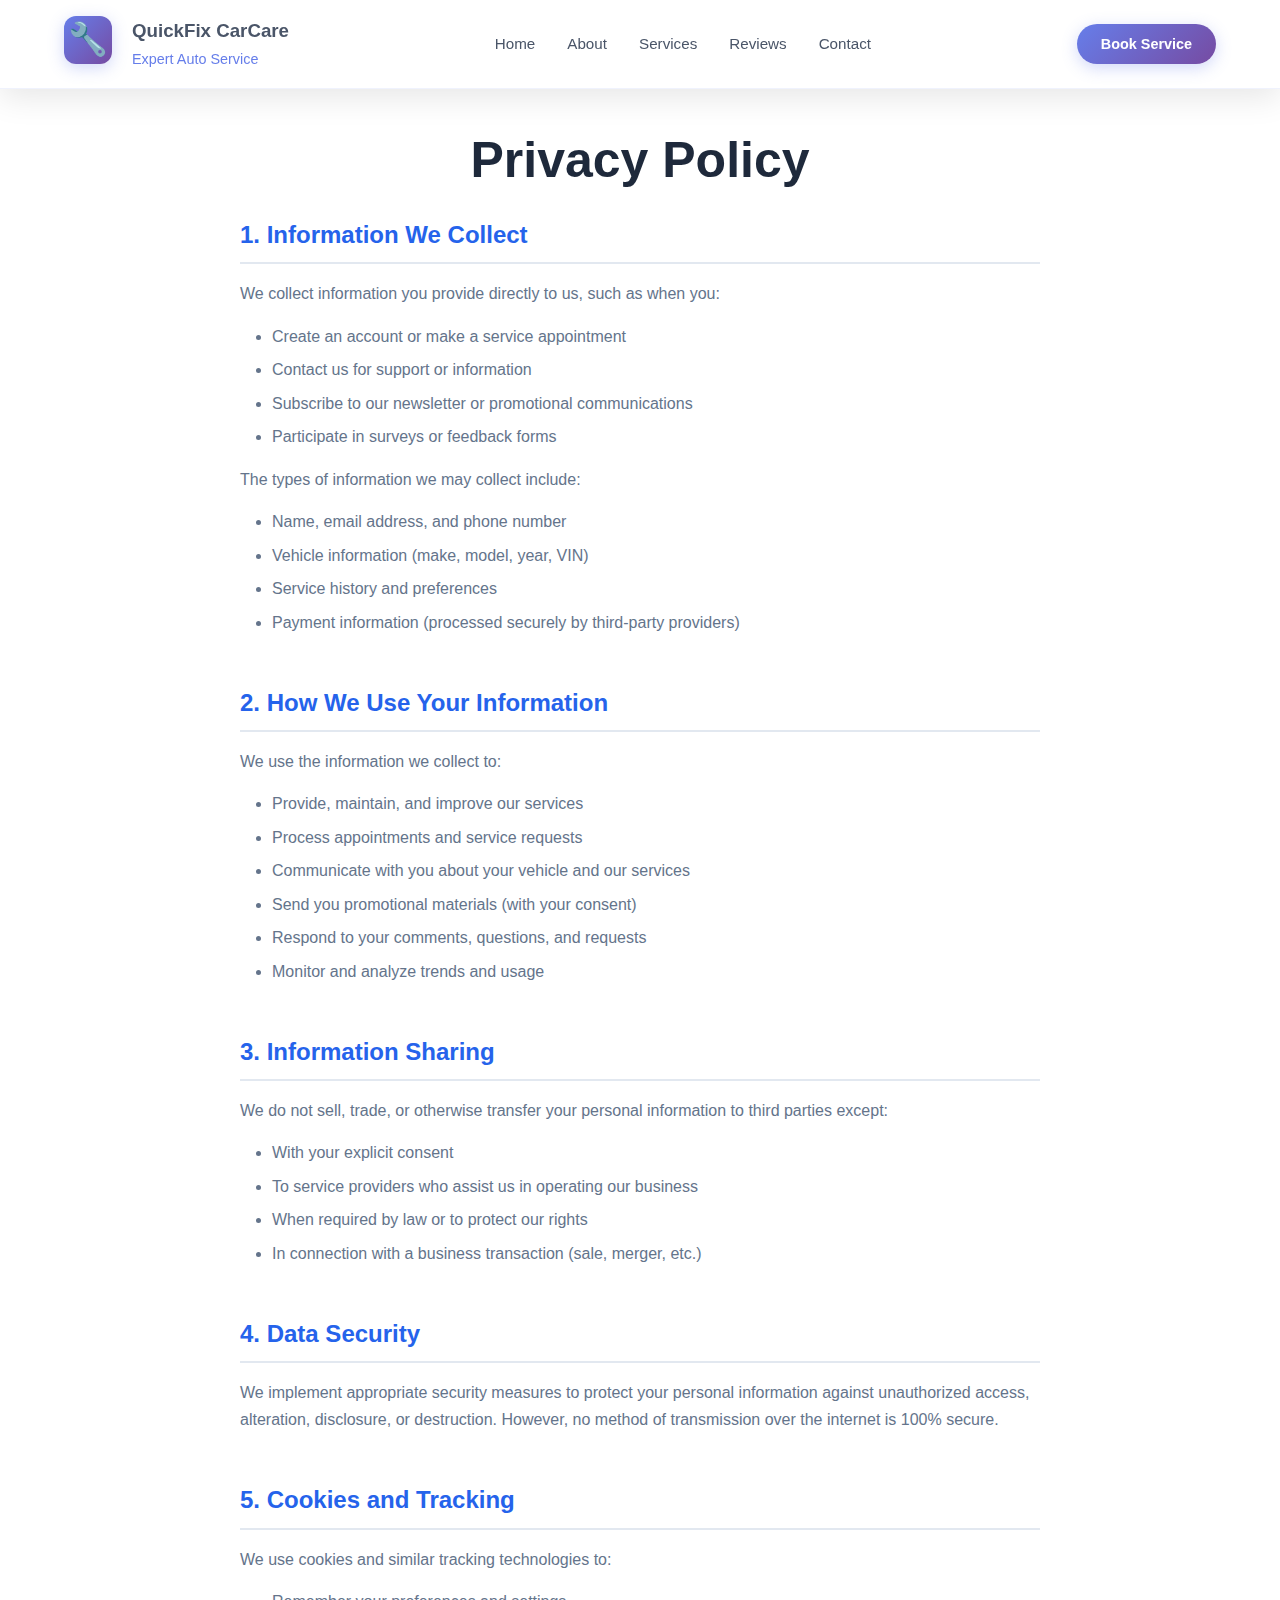
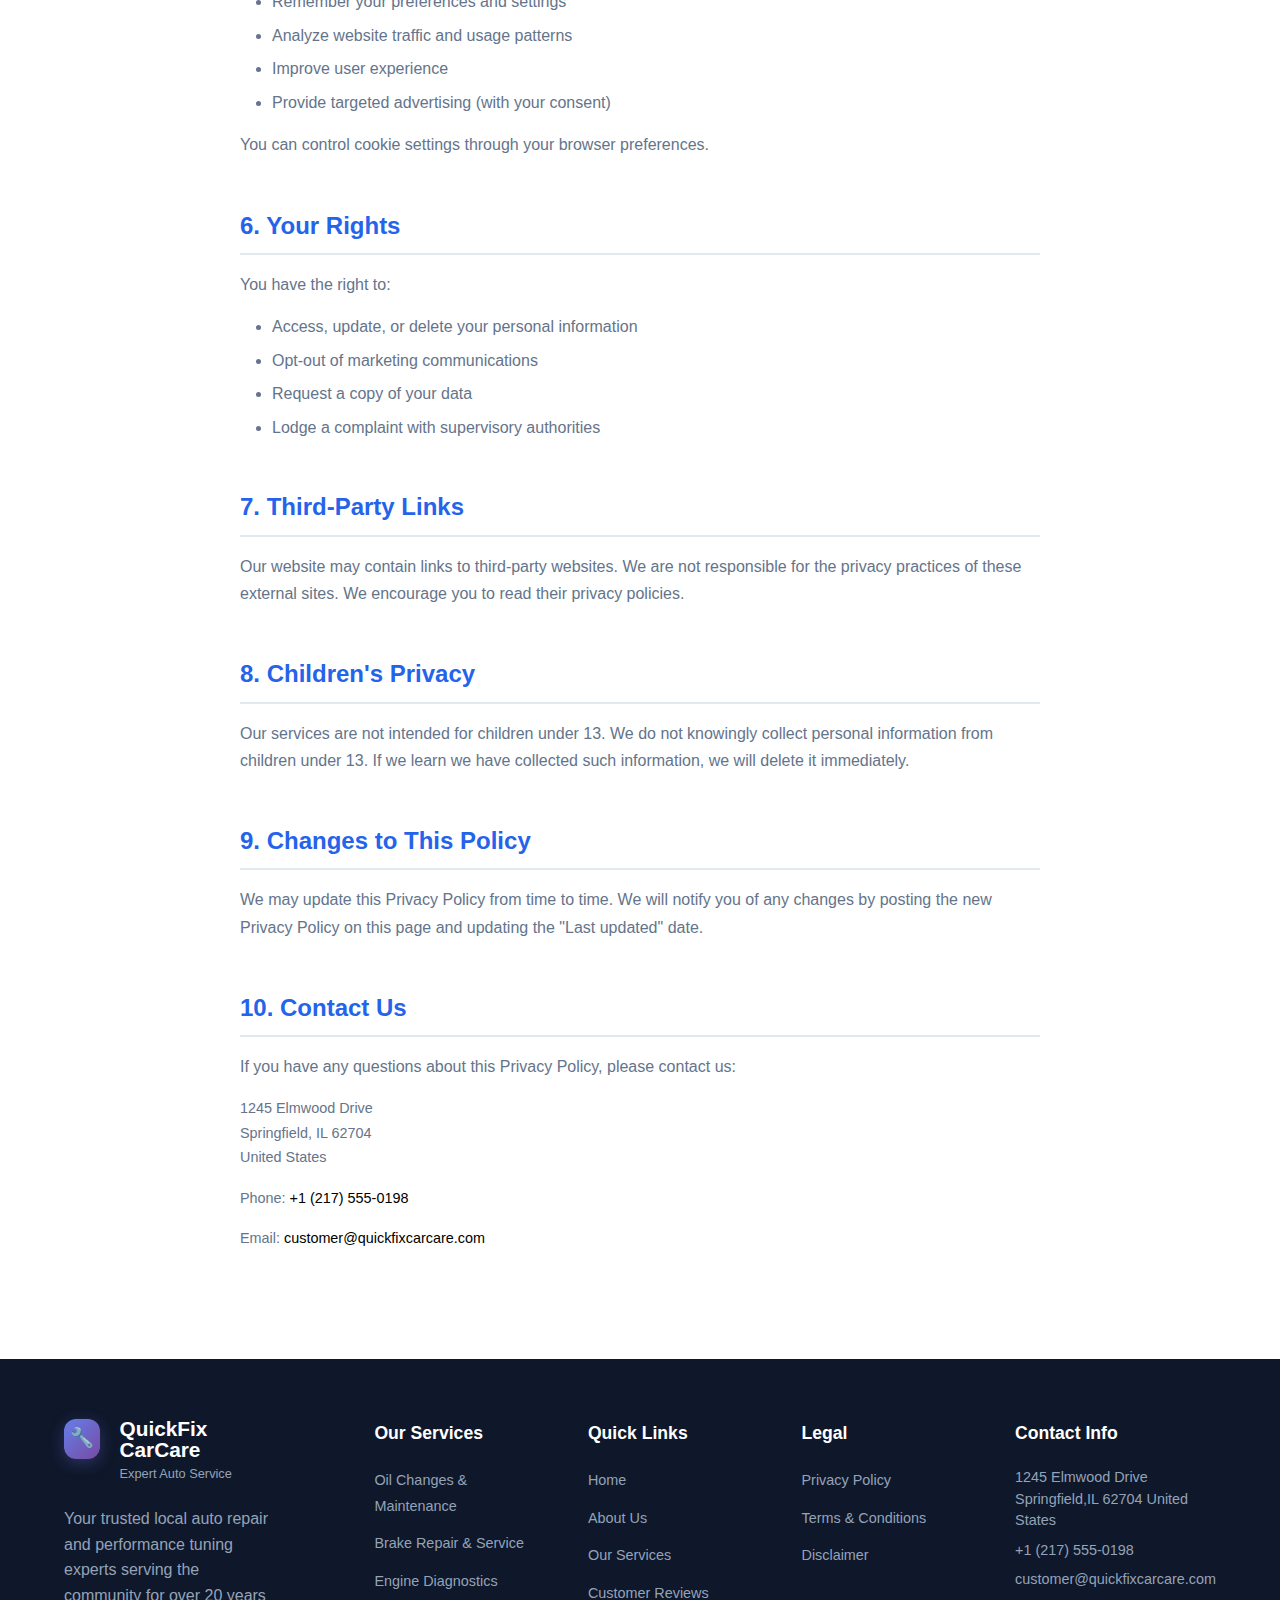
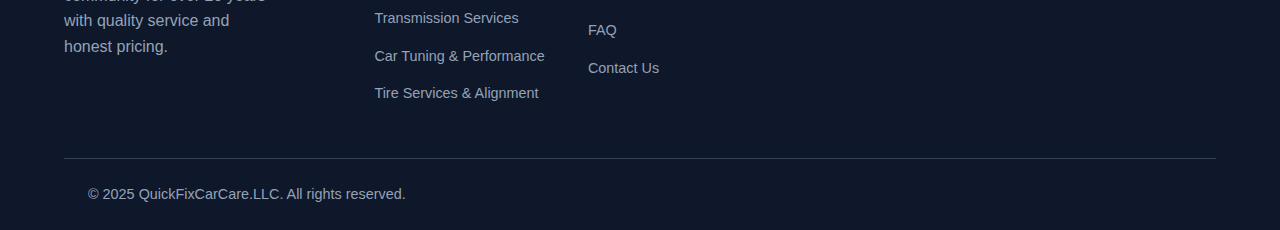
<file: privacy.html>
<!DOCTYPE html>
<html lang="en">
<head>
    <meta charset="UTF-8">
    <meta name="viewport" content="width=device-width, initial-scale=1.0">
    <title>QuickFixCarCare - Expert Auto Repair & Performance Tuning</title>
    <meta name="description" content="Professional auto repair and car tuning services. Expert mechanics, quality parts, and exceptional service for all your automotive needs.">
    <meta name="keywords" content="auto repair, car tuning, brake repair, oil change, engine diagnostics, transmission service">
    <link rel="stylesheet" href="styles.css">
    <link rel="shortcut icon" href="uploads/car-repair.png" type="image/x-icon">
</head>
<body>
    <header class="header">
        <div class="container">
            <div class="nav-wrapper">
                <div class="logo">

                     <a href="index.html" style="text-decoration: none; color: #4a5568; display: flex; gap: 20px;">
                            <div class="logo-icon">🔧</div>
                            <div class="logo-text">
                                <h3>QuickFix CarCare</h3>
                                <span>Expert Auto Service</span>
                            </div>
                        </div></a>
                <nav class="nav">
                    <ul class="nav-list">
                        <li><a href="index.html" class="nav-link">Home</a></li>
                        <li><a href="index.html#about" class="nav-link">About</a></li>
                        <li><a href="index.html#services" class="nav-link">Services</a></li>
                        <li><a href="index.html#testimonials" class="nav-link">Reviews</a></li>
                        <li><a href="index.html#contact" class="nav-link">Contact</a></li>
                    </ul>
                </nav>
                <button class="cta-button desktop-only"><a href="index.html#contact" style="color: #fff; text-decoration: none;">Book Service</a></button>
                <button class="mobile-menu-toggle" id="mobile-menu-toggle">
                    <span></span>
                    <span></span>
                    <span></span>
                </button>
            </div>
        </div>
    </header>

    <main>
        <section class="legal-content">
            <div class="container">
                <div class="content-wrapper">
                    <h1 style="text-align: center; font-size: 50px;">Privacy Policy</h1>
              

                    <div class="legal-section">
                        <h2>1. Information We Collect</h2>
                        <p>We collect information you provide directly to us, such as when you:</p>
                        <ul>
                            <li>Create an account or make a service appointment</li>
                            <li>Contact us for support or information</li>
                            <li>Subscribe to our newsletter or promotional communications</li>
                            <li>Participate in surveys or feedback forms</li>
                        </ul>
                        <p>The types of information we may collect include:</p>
                        <ul>
                            <li>Name, email address, and phone number</li>
                            <li>Vehicle information (make, model, year, VIN)</li>
                            <li>Service history and preferences</li>
                            <li>Payment information (processed securely by third-party providers)</li>
                        </ul>
                    </div>

                    <div class="legal-section">
                        <h2>2. How We Use Your Information</h2>
                        <p>We use the information we collect to:</p>
                        <ul>
                            <li>Provide, maintain, and improve our services</li>
                            <li>Process appointments and service requests</li>
                            <li>Communicate with you about your vehicle and our services</li>
                            <li>Send you promotional materials (with your consent)</li>
                            <li>Respond to your comments, questions, and requests</li>
                            <li>Monitor and analyze trends and usage</li>
                        </ul>
                    </div>

                    <div class="legal-section">
                        <h2>3. Information Sharing</h2>
                        <p>We do not sell, trade, or otherwise transfer your personal information to third parties except:</p>
                        <ul>
                            <li>With your explicit consent</li>
                            <li>To service providers who assist us in operating our business</li>
                            <li>When required by law or to protect our rights</li>
                            <li>In connection with a business transaction (sale, merger, etc.)</li>
                        </ul>
                    </div>

                    <div class="legal-section">
                        <h2>4. Data Security</h2>
                        <p>We implement appropriate security measures to protect your personal information against unauthorized access, alteration, disclosure, or destruction. However, no method of transmission over the internet is 100% secure.</p>
                    </div>

                    <div class="legal-section">
                        <h2>5. Cookies and Tracking</h2>
                        <p>We use cookies and similar tracking technologies to:</p>
                        <ul>
                            <li>Remember your preferences and settings</li>
                            <li>Analyze website traffic and usage patterns</li>
                            <li>Improve user experience</li>
                            <li>Provide targeted advertising (with your consent)</li>
                        </ul>
                        <p>You can control cookie settings through your browser preferences.</p>
                    </div>

                    <div class="legal-section">
                        <h2>6. Your Rights</h2>
                        <p>You have the right to:</p>
                        <ul>
                            <li>Access, update, or delete your personal information</li>
                            <li>Opt-out of marketing communications</li>
                            <li>Request a copy of your data</li>
                            <li>Lodge a complaint with supervisory authorities</li>
                        </ul>
                    </div>

                    <div class="legal-section">
                        <h2>7. Third-Party Links</h2>
                        <p>Our website may contain links to third-party websites. We are not responsible for the privacy practices of these external sites. We encourage you to read their privacy policies.</p>
                    </div>

                    <div class="legal-section">
                        <h2>8. Children's Privacy</h2>
                        <p>Our services are not intended for children under 13. We do not knowingly collect personal information from children under 13. If we learn we have collected such information, we will delete it immediately.</p>
                    </div>

                    <div class="legal-section">
                        <h2>9. Changes to This Policy</h2>
                        <p>We may update this Privacy Policy from time to time. We will notify you of any changes by posting the new Privacy Policy on this page and updating the "Last updated" date.</p>
                    </div>

                    <div class="legal-section">
                        <h2>10. Contact Us</h2>
                        <p>If you have any questions about this Privacy Policy, please contact us:</p>
                        <div class="contact-details">
                            
                           <p>1245 Elmwood Drive<br>Springfield, IL 62704<br>United States</p>
<p>Phone: <a href="tel:+12175550198" style="text-decoration: none; color: #000;">+1 (217) 555-0198</a></p>
<p>Email: <a href="mailto:customer@quickfixcarcare.com" style="text-decoration: none; color: #000;">customer@quickfixcarcare.com</a></p>
                        </div>
                    </div>
                </div>
            </div>
        </section>
    </main>

  <footer class="footer">
        <div class="container">
            <div class="footer-content">
                <div class="footer-main">
                    <div class="footer-brand">
                        <div class="footer-logo">
                            <a href="index.html" style="text-decoration: none; color: #fff; display: flex; gap: 20px;">
                            <div class="logo-icon">🔧</div>
                            <div class="logo-text">
                                <h3>QuickFix CarCare</h3>
                                <span>Expert Auto Service</span>
                            </div>
                        </div></a>
                        <p>Your trusted local auto repair and performance tuning experts serving the community for over 20 years with quality service and honest pricing.</p>
                      
                    </div>
                    
                    <div class="footer-links">
                        <div class="footer-section">
                            <h4>Our Services</h4>
                            <ul>
                                <li><a href="service-oil-change.html">Oil Changes & Maintenance</a></li>
                                <li><a href="service-brake-repair.html">Brake Repair & Service</a></li>
                                <li><a href="service-engine-diagnostics.html">Engine Diagnostics</a></li>
                                <li><a href="service-transmission.html">Transmission Services</a></li>
                                <li><a href="service-car-tuning.html">Car Tuning & Performance</a></li>
                                <li><a href="service-tire-alignment.html">Tire Services & Alignment</a></li>
                            </ul>
                        </div>
                        
                        <div class="footer-section">
                            <h4>Quick Links</h4>
                            <ul>
                                  <li><a href="index.html">Home</a></li>
                                <li><a href="index.html#about">About Us</a></li>
                                <li><a href="index.html#services">Our Services</a></li>
                                <li><a href="index.html#testimonials">Customer Reviews</a></li>
                                <li><a href="index.html#faq">FAQ</a></li>
                                <li><a href="index.html#contact">Contact Us</a></li>
                            </ul>
                        </div>
                        
                        <div class="footer-section">
                            <h4>Legal</h4>
                            <ul>
                                <li><a href="privacy.html">Privacy Policy</a></li>
                                <li><a href="terms.html">Terms & Conditions</a></li>
                                <li><a href="disclaimer.html">Disclaimer</a></li>
                            </ul>
                        </div>
                        
                        <div class="footer-section">
                            <h4>Contact Info</h4>
                            <div class="contact-details">
                                <p>1245 Elmwood Drive
Springfield,IL 62704
United States</p>
                               <p><a href="tel:+12175550198" style="text-decoration: none; color: #94a3b8;">+1 (217) 555-0198</a></p>
<p><a href="mailto:customer@quickfixcarcare.com" style="text-decoration: none; color: #94a3b8;">customer@quickfixcarcare.com</a></p>

                            </div>
                        </div>
                    </div>
                </div>
            </div>
            <div class="footer-bottom">
                <div class="container">
                    <div class="footer-bottom-content">
                      <p>&copy; 2025 <a href="https://quickfixcarcare.com" style="text-decoration: none; color: #94a3b8; ">QuickFixCarCare.LLC</a>. All rights reserved.</p>

                        
                    </div>
                </div>
            </div>
        </div>
    </footer>

    <script src="script.js"></script>
    <style>
        .legal-content {
            padding: 120px 0 60px;
        }
        
        .content-wrapper {
            max-width: 800px;
            margin: 0 auto;
        }
        
        .legal-content h1 {
            color: #1e293b;
            font-size: 2.5rem;
            margin-bottom: 1rem;
        }
        
        .last-updated {
            color: #64748b;
            font-style: italic;
            margin-bottom: 3rem;
        }
        
        .legal-section {
            margin-bottom: 3rem;
        }
        
        .legal-section h2 {
            color: #2563eb;
            font-size: 1.5rem;
            margin-bottom: 1rem;
            border-bottom: 2px solid #e2e8f0;
            padding-bottom: 0.5rem;
        }
        
        .legal-section p {
            color: #64748b;
            line-height: 1.7;
            margin-bottom: 1rem;
        }
        
        .legal-section ul {
            margin: 1rem 0;
            padding-left: 2rem;
        }
        
        .legal-section ul li {
            color: #64748b;
            margin-bottom: 0.5rem;
        }
        
     
        
        @media (max-width: 768px) {
            .legal-content {
                padding: 100px 0 40px;
            }
            
            .legal-content h1 {
                font-size: 2rem;
            }
            
            .legal-section h2 {
                font-size: 1.3rem;
            }
        }
    </style>
</body>
</html>
</file>
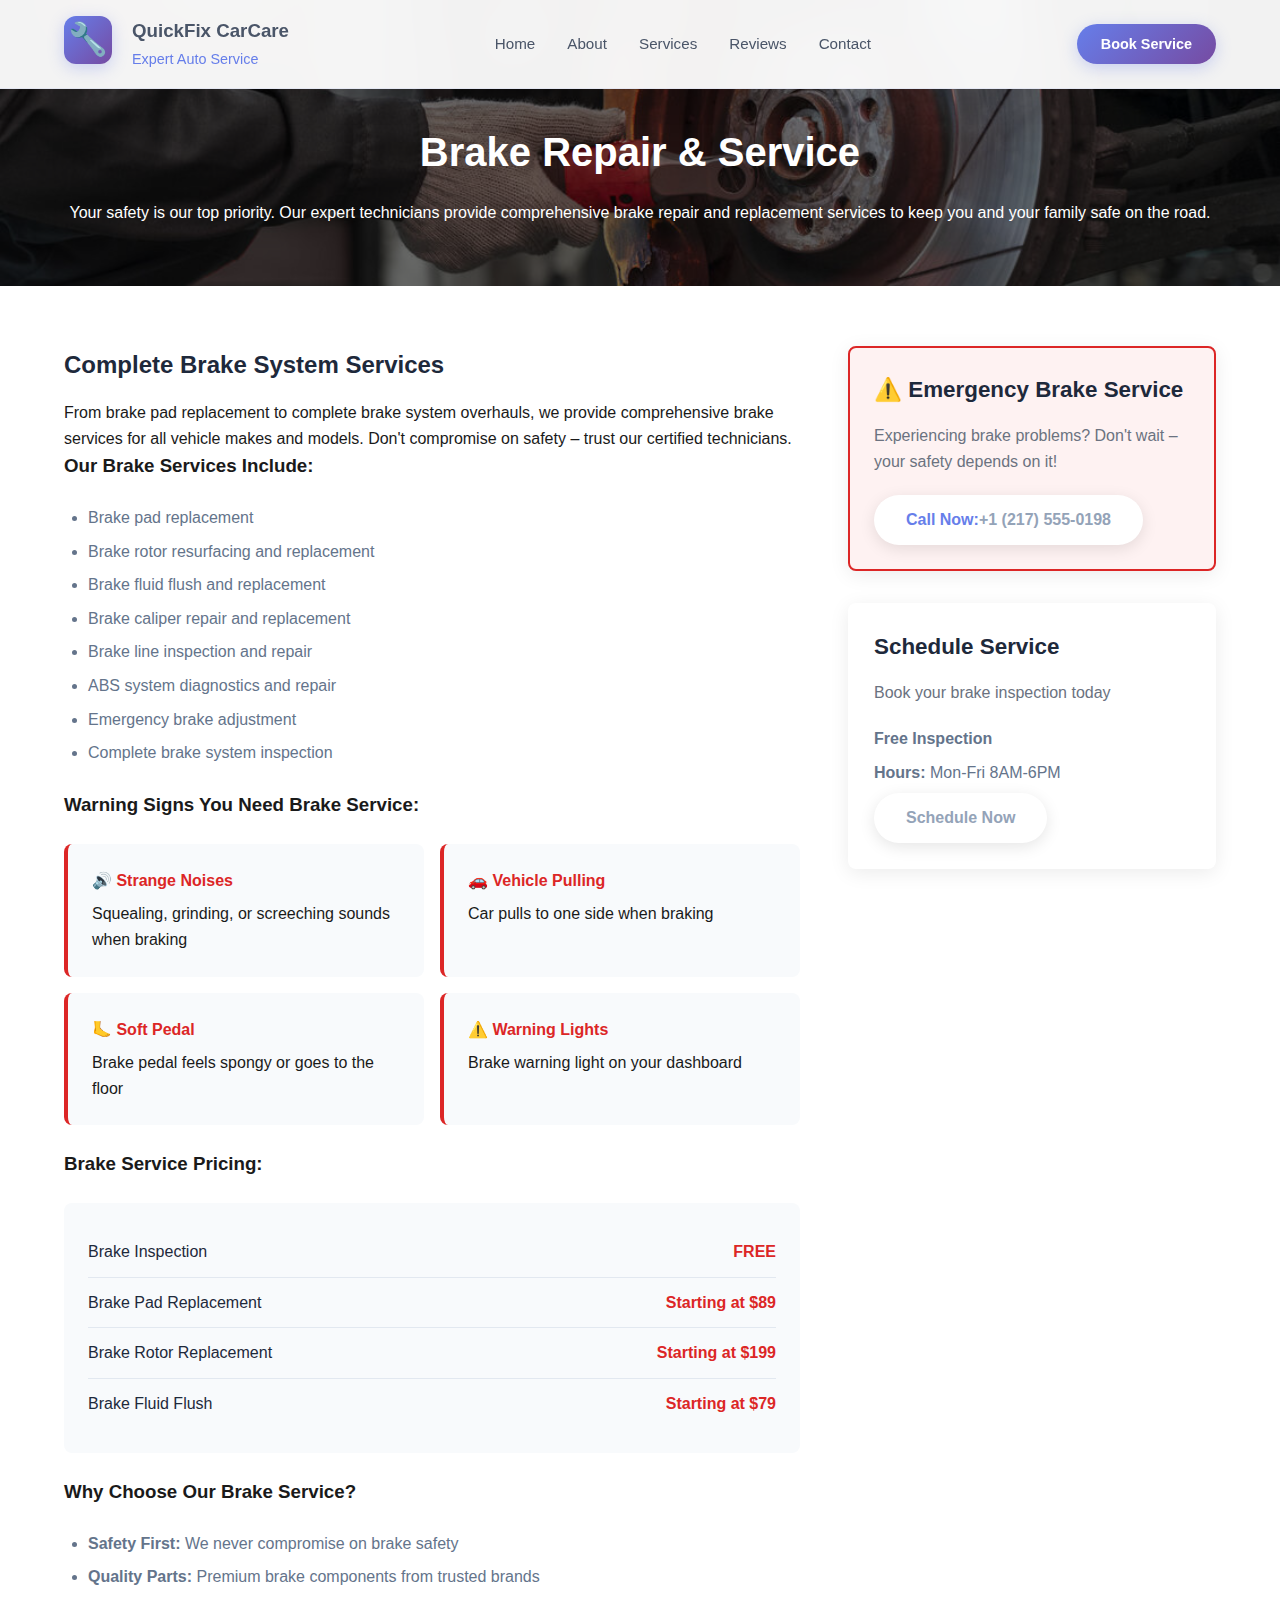
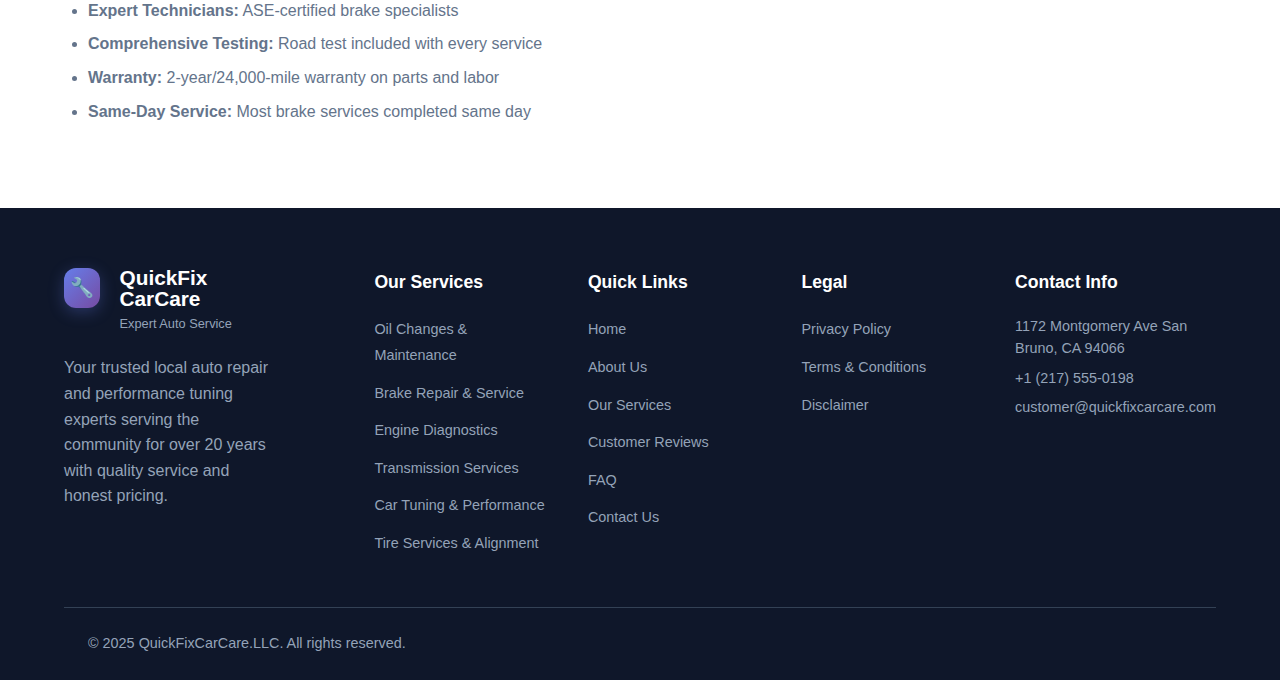
<file: service-brake-repair.html>
<!DOCTYPE html>
<html lang="en">
<head>
    <meta charset="UTF-8">
    <meta name="viewport" content="width=device-width, initial-scale=1.0">
    <title>QuickFixCarCare - Expert Auto Repair & Performance Tuning</title>
    <meta name="description" content="Professional auto repair and car tuning services. Expert mechanics, quality parts, and exceptional service for all your automotive needs.">
    <meta name="keywords" content="auto repair, car tuning, brake repair, oil change, engine diagnostics, transmission service">
    <link rel="stylesheet" href="styles.css">
    <link rel="shortcut icon" href="uploads/car-repair.png" type="image/x-icon">
</head>
<body>
    <header class="header">
        <div class="container">
            <div class="nav-wrapper">
                <div class="logo">

                     <a href="index.html" style="text-decoration: none; color: #4a5568; display: flex; gap: 20px;">
                            <div class="logo-icon">🔧</div>
                            <div class="logo-text">
                                <h3>QuickFix CarCare</h3>
                                <span>Expert Auto Service</span>
                            </div>
                        </div></a>
                <nav class="nav">
                    <ul class="nav-list">
                        <li><a href="index.html" class="nav-link">Home</a></li>
                        <li><a href="index.html#about" class="nav-link">About</a></li>
                        <li><a href="index.html#services" class="nav-link">Services</a></li>
                        <li><a href="index.html#testimonials" class="nav-link">Reviews</a></li>
                        <li><a href="index.html#contact" class="nav-link">Contact</a></li>
                    </ul>
                </nav>
                <button class="cta-button desktop-only"><a href="index.html#contact" style="color: #fff; text-decoration: none;">Book Service</a></button>
                <button class="mobile-menu-toggle" id="mobile-menu-toggle">
                    <span></span>
                    <span></span>
                    <span></span>
                </button>
            </div>
        </div>
    </header>

    <main>
        <section class="service-hero">
            <div class="container">
                <div class="service-hero-content">
                    <h1>Brake Repair & Service</h1>
                    <p>Your safety is our top priority. Our expert technicians provide comprehensive brake repair and replacement services to keep you and your family safe on the road.</p>
                </div>
            </div>
        </section>

        <section class="service-details">
            <div class="container">
                <div class="service-content">
                    <div class="service-info">
                        <h2>Complete Brake System Services</h2>
                        <p>From brake pad replacement to complete brake system overhauls, we provide comprehensive brake services for all vehicle makes and models. Don't compromise on safety – trust our certified technicians.</p>
                        
                        <h3>Our Brake Services Include:</h3>
                        <ul class="service-list">
                            <li>Brake pad replacement</li>
                            <li>Brake rotor resurfacing and replacement</li>
                            <li>Brake fluid flush and replacement</li>
                            <li>Brake caliper repair and replacement</li>
                            <li>Brake line inspection and repair</li>
                            <li>ABS system diagnostics and repair</li>
                            <li>Emergency brake adjustment</li>
                            <li>Complete brake system inspection</li>
                        </ul>

                        <h3>Warning Signs You Need Brake Service:</h3>
                        <div class="warning-signs">
                            <div class="warning-card">
                                <h4>🔊 Strange Noises</h4>
                                <p>Squealing, grinding, or screeching sounds when braking</p>
                            </div>
                            <div class="warning-card">
                                <h4>🚗 Vehicle Pulling</h4>
                                <p>Car pulls to one side when braking</p>
                            </div>
                            <div class="warning-card">
                                <h4>🦶 Soft Pedal</h4>
                                <p>Brake pedal feels spongy or goes to the floor</p>
                            </div>
                            <div class="warning-card">
                                <h4>⚠️ Warning Lights</h4>
                                <p>Brake warning light on your dashboard</p>
                            </div>
                        </div>

                        <h3>Brake Service Pricing:</h3>
                        <div class="pricing-table">
                            <div class="price-item">
                                <span class="service-name">Brake Inspection</span>
                                <span class="price">FREE</span>
                            </div>
                            <div class="price-item">
                                <span class="service-name">Brake Pad Replacement</span>
                                <span class="price">Starting at $89</span>
                            </div>
                            <div class="price-item">
                                <span class="service-name">Brake Rotor Replacement</span>
                                <span class="price">Starting at $199</span>
                            </div>
                            <div class="price-item">
                                <span class="service-name">Brake Fluid Flush</span>
                                <span class="price">Starting at $79</span>
                            </div>
                        </div>

                        <h3>Why Choose Our Brake Service?</h3>
                        <ul class="benefits-list">
                            <li><strong>Safety First:</strong> We never compromise on brake safety</li>
                            <li><strong>Quality Parts:</strong> Premium brake components from trusted brands</li>
                            <li><strong>Expert Technicians:</strong> ASE-certified brake specialists</li>
                            <li><strong>Comprehensive Testing:</strong> Road test included with every service</li>
                            <li><strong>Warranty:</strong> 2-year/24,000-mile warranty on parts and labor</li>
                            <li><strong>Same-Day Service:</strong> Most brake services completed same day</li>
                        </ul>
                    </div>
                    
                    <div class="service-sidebar">
                        <div class="service-card urgent">
                            <h3>⚠️ Emergency Brake Service</h3>
                            <p>Experiencing brake problems? Don't wait – your safety depends on it!</p>
                            <button class="btn btn-primary">Call Now: <a href="tel:+12175550198" style="text-decoration: none; color: #94a3b8;"> +1 (217) 555-0198</a> </button>
                        </div>

                        <div class="service-card">
                            <h3>Schedule Service</h3>
                            <p>Book your brake inspection today</p>
                            <div class="contact-info">
                                <p><strong>Free Inspection</strong></p>
                                <p><strong>Hours:</strong> Mon-Fri 8AM-6PM</p>
                            </div>
                            <button class="btn btn-primary"><a href="index.html#contact" style="text-decoration: none; color: #94a3b8;">Schedule Now</a></button>
                        </div>

                        <div class="service-card">
                            <h3>Brake Maintenance Tips</h3>
                            <ul>
                                <li>Have brakes inspected every 12,000 miles</li>
                                <li>Don't ignore squealing sounds</li>
                                <li>Replace brake fluid every 2 years</li>
                                <li>Avoid riding the brakes</li>
                                <li>Address issues immediately</li>
                            </ul>
                        </div>

                        <div class="service-card">
                            <h3>Related Services</h3>
                            <ul>
                                <li><a href="service-oil-change.html">Oil Changes</a></li>
                                <li><a href="service-tire-alignment.html">Tire Service</a></li>
                                <li><a href="service-engine-diagnostics.html">Diagnostics</a></li>
                                <li><a href="service-transmission.html">Transmission</a></li>
                            </ul>
                        </div>
                    </div>
                </div>
            </div>
        </section>
    </main>

    <footer class="footer">
        <div class="container">
            <div class="footer-content">
                <div class="footer-main">
                    <div class="footer-brand">
                        <div class="footer-logo">
                            <a href="index.html" style="text-decoration: none; color: #fff; display: flex; gap: 20px;">
                            <div class="logo-icon">🔧</div>
                            <div class="logo-text">
                                <h3>QuickFix CarCare</h3>
                                <span>Expert Auto Service</span>
                            </div>
                        </div></a>
                        <p>Your trusted local auto repair and performance tuning experts serving the community for over 20 years with quality service and honest pricing.</p>
                      
                    </div>
                    
                    <div class="footer-links">
                        <div class="footer-section">
                            <h4>Our Services</h4>
                            <ul>
                                <li><a href="service-oil-change.html">Oil Changes & Maintenance</a></li>
                                <li><a href="service-brake-repair.html">Brake Repair & Service</a></li>
                                <li><a href="service-engine-diagnostics.html">Engine Diagnostics</a></li>
                                <li><a href="service-transmission.html">Transmission Services</a></li>
                                <li><a href="service-car-tuning.html">Car Tuning & Performance</a></li>
                                <li><a href="service-tire-alignment.html">Tire Services & Alignment</a></li>
                            </ul>
                        </div>
                        
                        <div class="footer-section">
                            <h4>Quick Links</h4>
                            <ul>
                                  <li><a href="index.html">Home</a></li>
                                <li><a href="index.html#about">About Us</a></li>
                                <li><a href="index.html#services">Our Services</a></li>
                                <li><a href="index.html#testimonials">Customer Reviews</a></li>
                                <li><a href="index.html#faq">FAQ</a></li>
                                <li><a href="index.html#contact">Contact Us</a></li>
                            </ul>
                        </div>
                        
                        <div class="footer-section">
                            <h4>Legal</h4>
                            <ul>
                                <li><a href="privacy.html">Privacy Policy</a></li>
                                <li><a href="terms.html">Terms & Conditions</a></li>
                                <li><a href="disclaimer.html">Disclaimer</a></li>
                            </ul>
                        </div>
                        
                        <div class="footer-section">
                            <h4>Contact Info</h4>
                            <div class="contact-details">
                                <p>1172 Montgomery Ave San Bruno, CA 94066</p>
                               <p><a href="tel:+12175550198" style="text-decoration: none; color: #94a3b8;">+1 (217) 555-0198</a></p>
<p><a href="mailto:customer@quickfixcarcare.com" style="text-decoration: none; color: #94a3b8;">customer@quickfixcarcare.com</a></p>

                            </div>
                        </div>
                    </div>
                </div>
            </div>
            <div class="footer-bottom">
                <div class="container">
                    <div class="footer-bottom-content">
                      <p>&copy; 2025 <a href="https://quickfixcarcare.com" style="text-decoration: none; color: #94a3b8; ">QuickFixCarCare.LLC</a>. All rights reserved.</p>

                        
                    </div>
                </div>
            </div>
        </div>
    </footer>

    <script src="script.js"></script>
    <style>
  .service-hero {
    position: relative;
    padding: 120px 0 60px;
    background-image: url("uploads/Brake Repair & Service.jpg");
    background-position: center;
    background-repeat: no-repeat;
    background-size: cover;
    color: white;
    text-align: center;
    z-index: 1;
    overflow: hidden;
}

.service-hero::before {
    content: "";
    position: absolute;
    top: 0; left: 0; right: 0; bottom: 0;
    background: rgba(0, 0, 0, 0.5); /* Black overlay with 50% opacity */
    z-index: 0;
}

.service-hero > * {
    position: relative;
    z-index: 2;
}

        .service-hero-content h1 {
            font-size: 2.5rem;
            margin-bottom: 1rem;
        }
        
        .service-details {
            padding: 60px 0;
        }
        
        .service-content {
            display: grid;
            grid-template-columns: 2fr 1fr;
            gap: 3rem;
        }
        
        .service-info h2 {
            color: #1e293b;
            margin-bottom: 1rem;
        }
        
        .service-list, .benefits-list {
            margin: 1.5rem 0;
            padding-left: 1.5rem;
        }
        
        .service-list li, .benefits-list li {
            margin-bottom: 0.5rem;
            color: #64748b;
        }
        
        .warning-signs, .oil-types {
            display: grid;
            grid-template-columns: repeat(auto-fit, minmax(250px, 1fr));
            gap: 1rem;
            margin: 1.5rem 0;
        }
        
        .warning-card, .oil-type-card {
            background: #f8fafc;
            padding: 1.5rem;
            border-radius: 8px;
            border-left: 4px solid #dc2626;
        }
        
        .warning-card h4, .oil-type-card h4 {
            color: #dc2626;
            margin-bottom: 0.5rem;
        }
        
        .pricing-table {
            background: #f8fafc;
            border-radius: 8px;
            padding: 1.5rem;
            margin: 1.5rem 0;
        }
        
        .price-item {
            display: flex;
            justify-content: space-between;
            padding: 0.75rem 0;
            border-bottom: 1px solid #e2e8f0;
        }
        
        .price-item:last-child {
            border-bottom: none;
        }
        
        .service-name {
            font-weight: 500;
            color: #1e293b;
        }
        
        .price {
            font-weight: 600;
            color: #dc2626;
        }
        
        .service-sidebar {
            display: flex;
            flex-direction: column;
            gap: 2rem;
        }
        
        .service-card {
            background: white;
            padding: 1.5rem;
            border-radius: 8px;
            box-shadow: 0 4px 20px rgba(0,0,0,0.08);
        }
        
        .service-card.urgent {
            background: #fef2f2;
            border: 2px solid #dc2626;
        }
        
        .service-card h3 {
            color: #1e293b;
            margin-bottom: 1rem;
        }
        
        .service-card ul {
            list-style: none;
            padding: 0;
        }
        
        .service-card ul li {
            padding: 0.25rem 0;
            color: #64748b;
        }
        
        .service-card ul li a {
            color: #2563eb;
            text-decoration: none;
        }
        
        .contact-info p {
            margin-bottom: 0.5rem;
            color: #64748b;
        }
        
        @media (max-width: 768px) {
            .service-content {
                grid-template-columns: 1fr;
            }
            
            .warning-signs, .oil-types {
                grid-template-columns: 1fr;
            }
            
            .service-hero-content h1 {
                font-size: 2rem;
            }
        }
    </style>
</body>
</html>
</file>
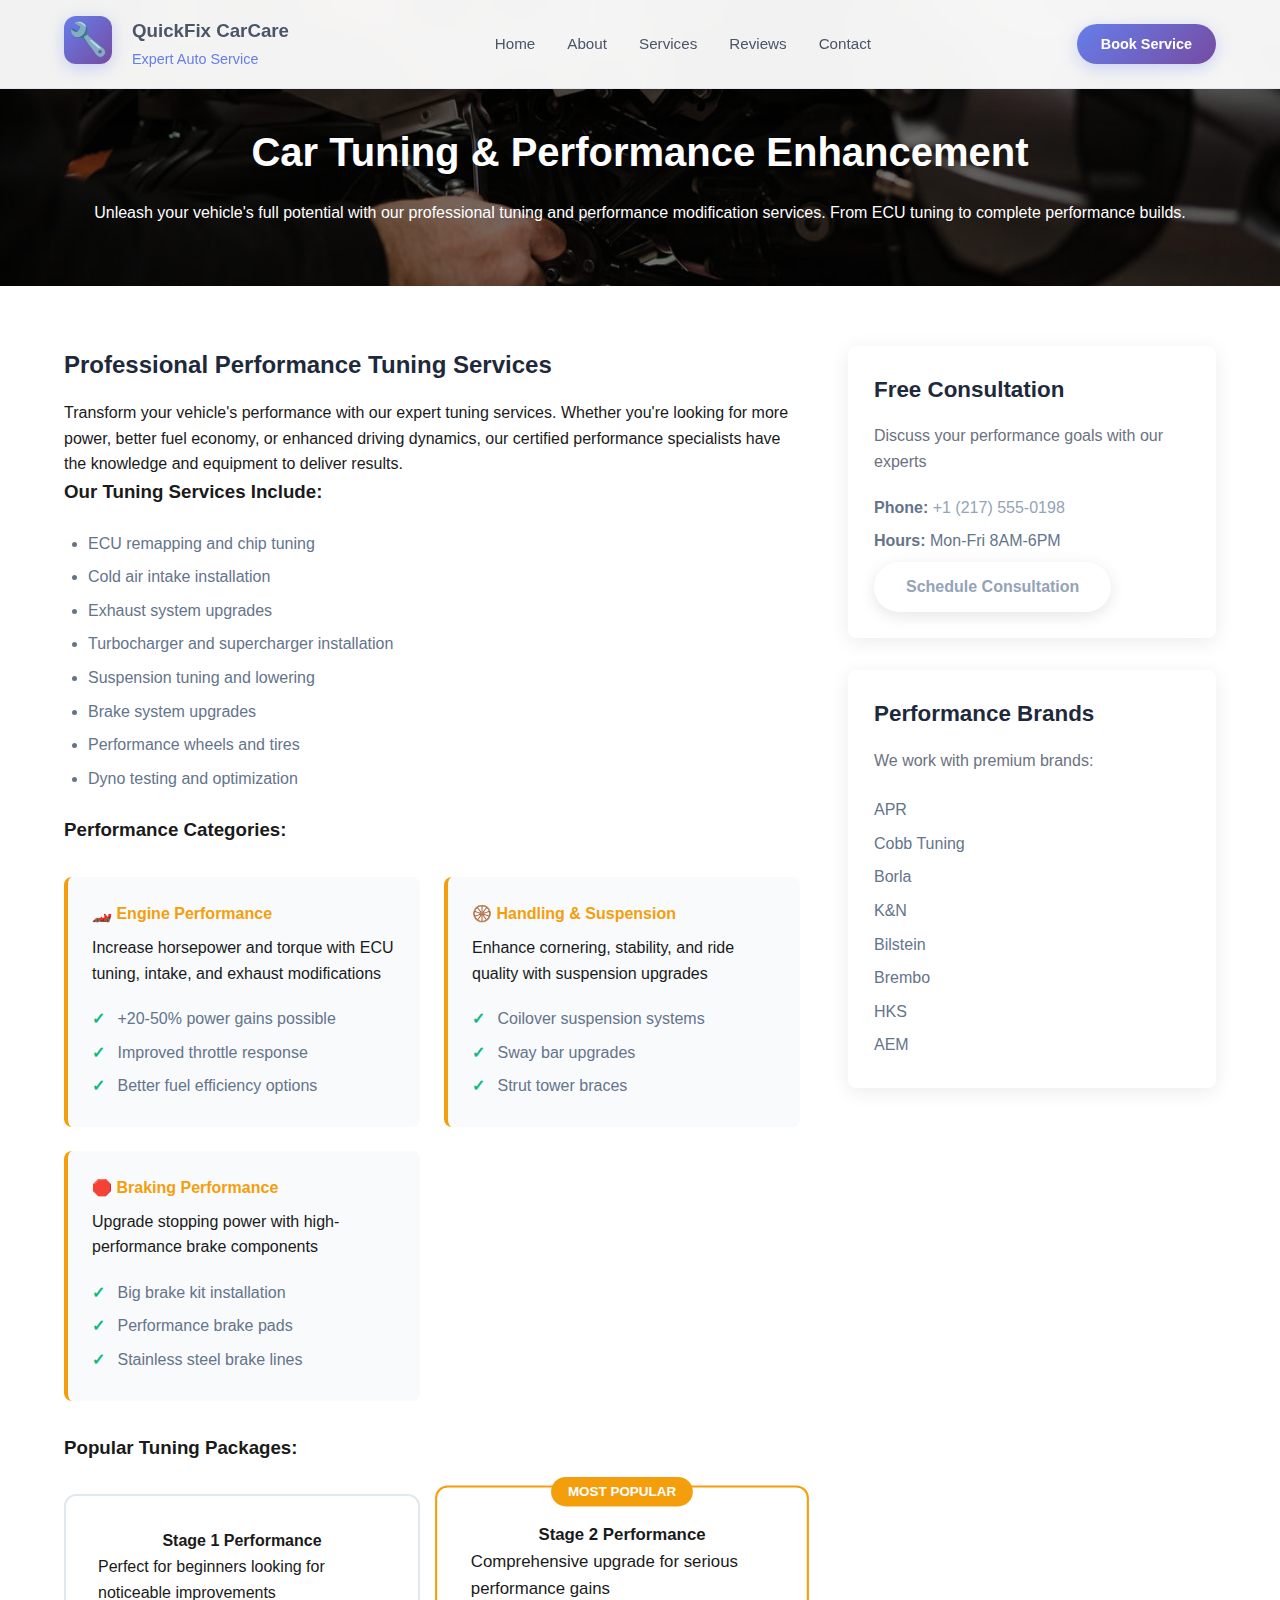
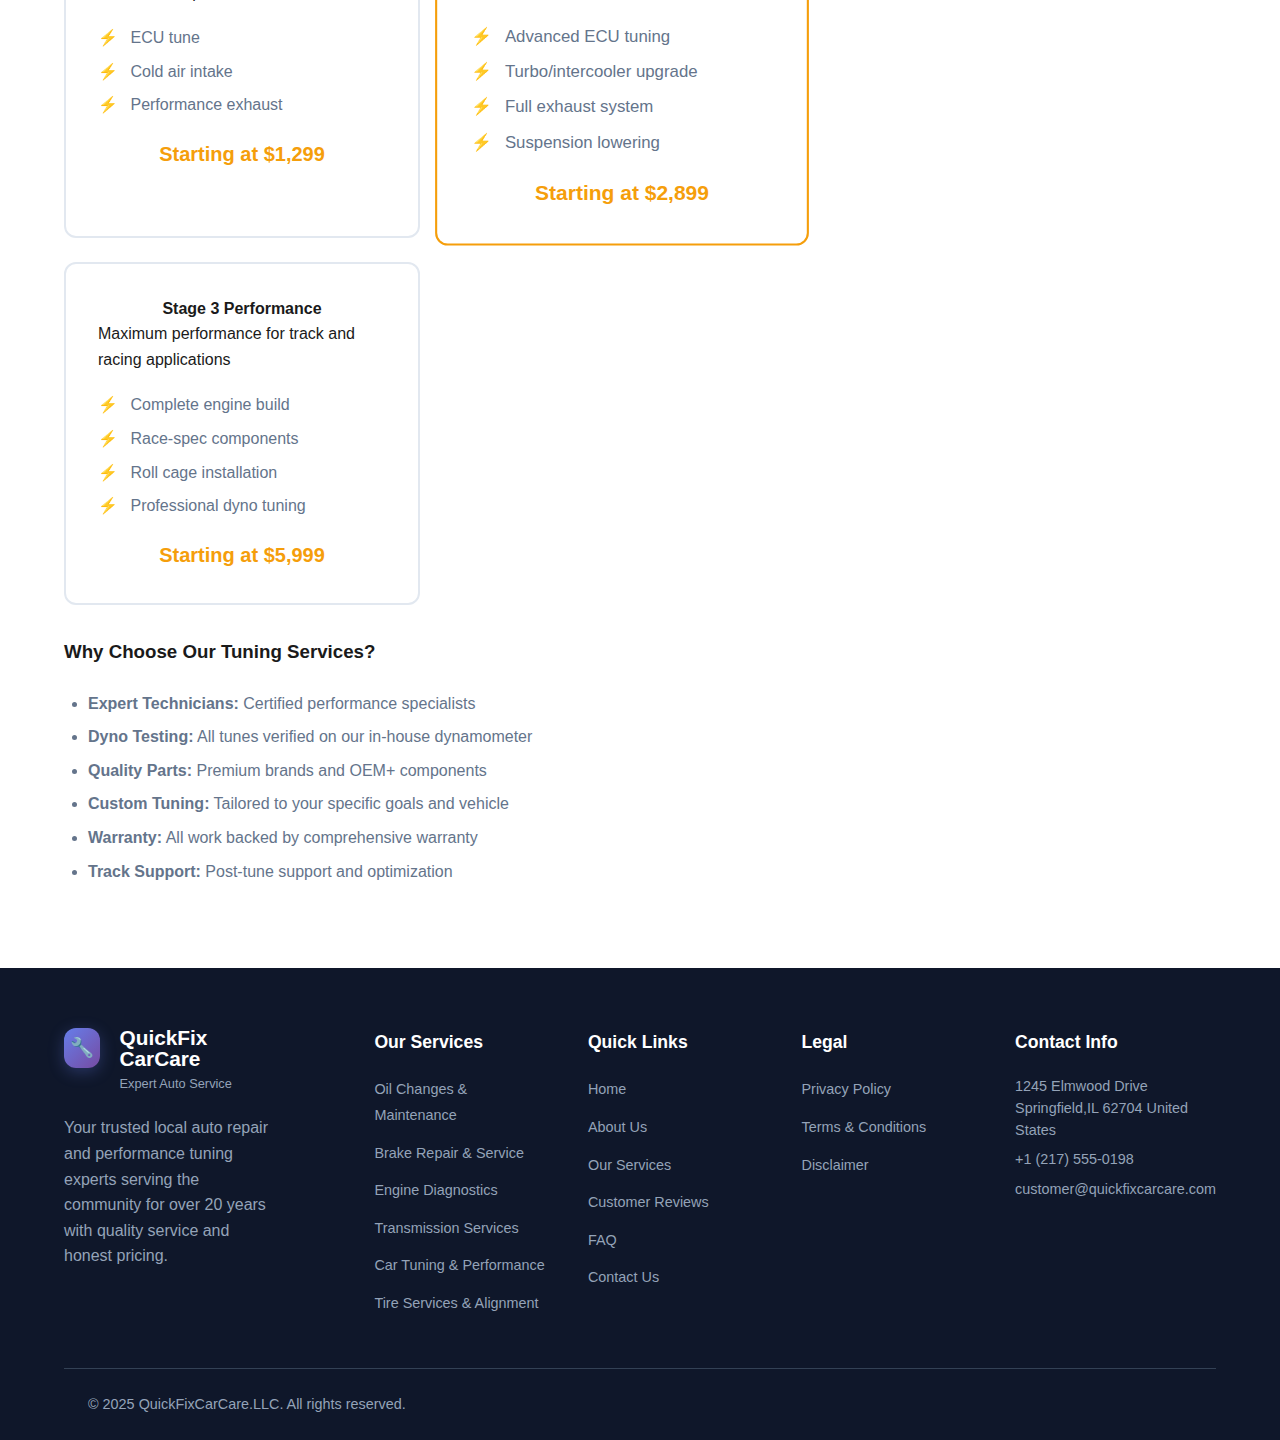
<file: service-car-tuning.html>
<!DOCTYPE html>
<html lang="en">
<head>
    <meta charset="UTF-8">
    <meta name="viewport" content="width=device-width, initial-scale=1.0">
    <title>QuickFixCarCare - Expert Auto Repair & Performance Tuning</title>
    <meta name="description" content="Professional auto repair and car tuning services. Expert mechanics, quality parts, and exceptional service for all your automotive needs.">
    <meta name="keywords" content="auto repair, car tuning, brake repair, oil change, engine diagnostics, transmission service">
    <link rel="stylesheet" href="styles.css">
    <link rel="shortcut icon" href="uploads/car-repair.png" type="image/x-icon">
</head>
<body>
    <header class="header">
        <div class="container">
            <div class="nav-wrapper">
                <div class="logo">

                     <a href="index.html" style="text-decoration: none; color: #4a5568; display: flex; gap: 20px;">
                            <div class="logo-icon">🔧</div>
                            <div class="logo-text">
                                <h3>QuickFix CarCare</h3>
                                <span>Expert Auto Service</span>
                            </div>
                        </div></a>
                <nav class="nav">
                    <ul class="nav-list">
                        <li><a href="index.html" class="nav-link">Home</a></li>
                        <li><a href="index.html#about" class="nav-link">About</a></li>
                        <li><a href="index.html#services" class="nav-link">Services</a></li>
                        <li><a href="index.html#testimonials" class="nav-link">Reviews</a></li>
                        <li><a href="index.html#contact" class="nav-link">Contact</a></li>
                    </ul>
                </nav>
                <button class="cta-button desktop-only"><a href="index.html#contact" style="color: #fff; text-decoration: none;">Book Service</a></button>
                <button class="mobile-menu-toggle" id="mobile-menu-toggle">
                    <span></span>
                    <span></span>
                    <span></span>
                </button>
            </div>
        </div>
    </header>

    <main>
        <section class="service-hero">
            <div class="container">
                <div class="service-hero-content">
                    <h1>Car Tuning & Performance Enhancement</h1>
                    <p>Unleash your vehicle's full potential with our professional tuning and performance modification services. From ECU tuning to complete performance builds.</p>
                </div>
            </div>
        </section>

        <section class="service-details">
            <div class="container">
                <div class="service-content">
                    <div class="service-info">
                        <h2>Professional Performance Tuning Services</h2>
                        <p>Transform your vehicle's performance with our expert tuning services. Whether you're looking for more power, better fuel economy, or enhanced driving dynamics, our certified performance specialists have the knowledge and equipment to deliver results.</p>
                        
                        <h3>Our Tuning Services Include:</h3>
                        <ul class="service-list">
                            <li>ECU remapping and chip tuning</li>
                            <li>Cold air intake installation</li>
                            <li>Exhaust system upgrades</li>
                            <li>Turbocharger and supercharger installation</li>
                            <li>Suspension tuning and lowering</li>
                            <li>Brake system upgrades</li>
                            <li>Performance wheels and tires</li>
                            <li>Dyno testing and optimization</li>
                        </ul>

                        <h3>Performance Categories:</h3>
                        <div class="performance-categories">
                            <div class="perf-card">
                                <h4>🏎️ Engine Performance</h4>
                                <p>Increase horsepower and torque with ECU tuning, intake, and exhaust modifications</p>
                                <ul>
                                    <li>+20-50% power gains possible</li>
                                    <li>Improved throttle response</li>
                                    <li>Better fuel efficiency options</li>
                                </ul>
                            </div>
                            <div class="perf-card">
                                <h4>🛞 Handling & Suspension</h4>
                                <p>Enhance cornering, stability, and ride quality with suspension upgrades</p>
                                <ul>
                                    <li>Coilover suspension systems</li>
                                    <li>Sway bar upgrades</li>
                                    <li>Strut tower braces</li>
                                </ul>
                            </div>
                            <div class="perf-card">
                                <h4>🛑 Braking Performance</h4>
                                <p>Upgrade stopping power with high-performance brake components</p>
                                <ul>
                                    <li>Big brake kit installation</li>
                                    <li>Performance brake pads</li>
                                    <li>Stainless steel brake lines</li>
                                </ul>
                            </div>
                        </div>

                        <h3>Popular Tuning Packages:</h3>
                        <div class="tuning-packages">
                            <div class="package-card">
                                <h4>Stage 1 Performance</h4>
                                <div class="package-features">
                                    <p>Perfect for beginners looking for noticeable improvements</p>
                                    <ul>
                                        <li>ECU tune</li>
                                        <li>Cold air intake</li>
                                        <li>Performance exhaust</li>
                                    </ul>
                                    <span class="package-price">Starting at $1,299</span>
                                </div>
                            </div>
                            <div class="package-card featured">
                                <h4>Stage 2 Performance</h4>
                                <div class="package-features">
                                    <p>Comprehensive upgrade for serious performance gains</p>
                                    <ul>
                                        <li>Advanced ECU tuning</li>
                                        <li>Turbo/intercooler upgrade</li>
                                        <li>Full exhaust system</li>
                                        <li>Suspension lowering</li>
                                    </ul>
                                    <span class="package-price">Starting at $2,899</span>
                                </div>
                            </div>
                            <div class="package-card">
                                <h4>Stage 3 Performance</h4>
                                <div class="package-features">
                                    <p>Maximum performance for track and racing applications</p>
                                    <ul>
                                        <li>Complete engine build</li>
                                        <li>Race-spec components</li>
                                        <li>Roll cage installation</li>
                                        <li>Professional dyno tuning</li>
                                    </ul>
                                    <span class="package-price">Starting at $5,999</span>
                                </div>
                            </div>
                        </div>

                        <h3>Why Choose Our Tuning Services?</h3>
                        <ul class="benefits-list">
                            <li><strong>Expert Technicians:</strong> Certified performance specialists</li>
                            <li><strong>Dyno Testing:</strong> All tunes verified on our in-house dynamometer</li>
                            <li><strong>Quality Parts:</strong> Premium brands and OEM+ components</li>
                            <li><strong>Custom Tuning:</strong> Tailored to your specific goals and vehicle</li>
                            <li><strong>Warranty:</strong> All work backed by comprehensive warranty</li>
                            <li><strong>Track Support:</strong> Post-tune support and optimization</li>
                        </ul>
                    </div>
                    
                    <div class="service-sidebar">
                        <div class="service-card">
                            <h3>Free Consultation</h3>
                            <p>Discuss your performance goals with our experts</p>
                            <div class="contact-info">
                                <p><strong>Phone:</strong> <a href="tel:+12175550198" style="text-decoration: none; color: #94a3b8;">+1 (217) 555-0198</a></p>
                                <p><strong>Hours:</strong> Mon-Fri 8AM-6PM</p>
                            </div>
                            <button class="btn btn-primary"><a href="index.html#contact" style="text-decoration: none; color: #94a3b8;"> Schedule Consultation </a></button>
                        </div>

                        <div class="service-card">
                            <h3>Performance Brands</h3>
                            <p>We work with premium brands:</p>
                            <ul>
                                <li>APR</li>
                                <li>Cobb Tuning</li>
                                <li>Borla</li>
                                <li>K&N</li>
                                <li>Bilstein</li>
                                <li>Brembo</li>
                                <li>HKS</li>
                                <li>AEM</li>
                            </ul>
                        </div>

                        <div class="service-card">
                            <h3>Tuning Process</h3>
                            <ol>
                                <li>Initial consultation</li>
                                <li>Vehicle inspection</li>
                                <li>Baseline dyno testing</li>
                                <li>Component installation</li>
                                <li>Custom tuning</li>
                                <li>Final dyno verification</li>
                                <li>Road testing</li>
                            </ol>
                        </div>

                        <div class="service-card">
                            <h3>Related Services</h3>
                            <ul>
                                <li><a href="service-engine-diagnostics.html">Engine Diagnostics</a></li>
                                <li><a href="service-transmission.html">Transmission</a></li>
                                <li><a href="service-brake-repair.html">Brake Upgrades</a></li>
                                <li><a href="service-tire-alignment.html">Tire & Alignment</a></li>
                            </ul>
                        </div>
                    </div>
                </div>
            </div>
        </section>
    </main>

    <footer class="footer">
        <div class="container">
            <div class="footer-content">
                <div class="footer-main">
                    <div class="footer-brand">
                        <div class="footer-logo">
                            <a href="index.html" style="text-decoration: none; color: #fff; display: flex; gap: 20px;">
                            <div class="logo-icon">🔧</div>
                            <div class="logo-text">
                                <h3>QuickFix CarCare</h3>
                                <span>Expert Auto Service</span>
                            </div>
                        </div></a>
                        <p>Your trusted local auto repair and performance tuning experts serving the community for over 20 years with quality service and honest pricing.</p>
                      
                    </div>
                    
                    <div class="footer-links">
                        <div class="footer-section">
                            <h4>Our Services</h4>
                            <ul>
                                <li><a href="service-oil-change.html">Oil Changes & Maintenance</a></li>
                                <li><a href="service-brake-repair.html">Brake Repair & Service</a></li>
                                <li><a href="service-engine-diagnostics.html">Engine Diagnostics</a></li>
                                <li><a href="service-transmission.html">Transmission Services</a></li>
                                <li><a href="service-car-tuning.html">Car Tuning & Performance</a></li>
                                <li><a href="service-tire-alignment.html">Tire Services & Alignment</a></li>
                            </ul>
                        </div>
                        
                        <div class="footer-section">
                            <h4>Quick Links</h4>
                            <ul>
                                  <li><a href="index.html">Home</a></li>
                                <li><a href="index.html#about">About Us</a></li>
                                <li><a href="index.html#services">Our Services</a></li>
                                <li><a href="index.html#testimonials">Customer Reviews</a></li>
                                <li><a href="index.html#faq">FAQ</a></li>
                                <li><a href="index.html#contact">Contact Us</a></li>
                            </ul>
                        </div>
                        
                        <div class="footer-section">
                            <h4>Legal</h4>
                            <ul>
                                <li><a href="privacy.html">Privacy Policy</a></li>
                                <li><a href="terms.html">Terms & Conditions</a></li>
                                <li><a href="disclaimer.html">Disclaimer</a></li>
                            </ul>
                        </div>
                        
                        <div class="footer-section">
                            <h4>Contact Info</h4>
                            <div class="contact-details">
                                <p>1245 Elmwood Drive
Springfield,IL 62704
United States</p>
                               <p><a href="tel:+12175550198" style="text-decoration: none; color: #94a3b8;">+1 (217) 555-0198</a></p>
<p><a href="mailto:customer@quickfixcarcare.com" style="text-decoration: none; color: #94a3b8;">customer@quickfixcarcare.com</a></p>

                            </div>
                        </div>
                    </div>
                </div>
            </div>
            <div class="footer-bottom">
                <div class="container">
                    <div class="footer-bottom-content">
                      <p>&copy; 2025 <a href="https://quickfixcarcare.com" style="text-decoration: none; color: #94a3b8; ">QuickFixCarCare.LLC</a>. All rights reserved.</p>

                        
                    </div>
                </div>
            </div>
        </div>
    </footer>

    <script src="script.js"></script>
    <style>
 .service-hero {
    position: relative;
    padding: 120px 0 60px;
    background-image: url("uploads/Car Tuning & Performance.jpg");
    background-position: center;
    background-repeat: no-repeat;
    background-size: cover;
    color: white;
    text-align: center;
    z-index: 1;
    overflow: hidden;
}

.service-hero::before {
    content: "";
    position: absolute;
    top: 0; left: 0; right: 0; bottom: 0;
    background: rgba(0, 0, 0, 0.5); /* Overlay darkness: adjust 0.3 to 0.7 if needed */
    z-index: 0;
}

.service-hero > * {
    position: relative;
    z-index: 2;
}

        
        .service-hero-content h1 {
            font-size: 2.5rem;
            margin-bottom: 1rem;
        }
        
        .service-details {
            padding: 60px 0;
        }
        
        .service-content {
            display: grid;
            grid-template-columns: 2fr 1fr;
            gap: 3rem;
        }
        
        .service-info h2 {
            color: #1e293b;
            margin-bottom: 1rem;
        }
        
        .service-list, .benefits-list {
            margin: 1.5rem 0;
            padding-left: 1.5rem;
        }
        
        .service-list li, .benefits-list li {
            margin-bottom: 0.5rem;
            color: #64748b;
        }
        
        .performance-categories {
            display: grid;
            grid-template-columns: repeat(auto-fit, minmax(300px, 1fr));
            gap: 1.5rem;
            margin: 2rem 0;
        }
        
        .perf-card {
            background: #f8fafc;
            padding: 1.5rem;
            border-radius: 8px;
            border-left: 4px solid #f59e0b;
        }
        
        .perf-card h4 {
            color: #f59e0b;
            margin-bottom: 0.5rem;
        }
        
        .perf-card ul {
            list-style: none;
            padding: 0;
            margin-top: 1rem;
        }
        
        .perf-card ul li {
            padding: 0.25rem 0;
            color: #64748b;
        }
        
        .perf-card ul li:before {
            content: "✓ ";
            color: #10b981;
            font-weight: bold;
            margin-right: 0.5rem;
        }
        
        .tuning-packages {
            display: grid;
            grid-template-columns: repeat(auto-fit, minmax(300px, 1fr));
            gap: 1.5rem;
            margin: 2rem 0;
        }
        
        .package-card {
            background: white;
            border: 2px solid #e2e8f0;
            border-radius: 12px;
            padding: 2rem;
            text-align: center;
            transition: transform 0.3s ease, box-shadow 0.3s ease;
        }
        
        .package-card:hover {
            transform: translateY(-5px);
            box-shadow: 0 10px 30px rgba(0,0,0,0.1);
        }
        
        .package-card.featured {
            border-color: #f59e0b;
            transform: scale(1.05);
        }
        
        .package-card.featured::before {
            content: "MOST POPULAR";
            background: #f59e0b;
            color: white;
            padding: 0.25rem 1rem;
            border-radius: 20px;
            font-size: 0.8rem;
            font-weight: bold;
            position: absolute;
            top: -10px;
            left: 50%;
            transform: translateX(-50%);
        }
        
        .package-card {
            position: relative;
        }
        
        .package-features {
            text-align: left;
        }
        
        .package-features ul {
            list-style: none;
            padding: 0;
            margin: 1rem 0;
        }
        
        .package-features ul li {
            padding: 0.25rem 0;
            color: #64748b;
        }
        
        .package-features ul li:before {
            content: "⚡ ";
            color: #f59e0b;
            margin-right: 0.5rem;
        }
        
        .package-price {
            font-size: 1.25rem;
            font-weight: bold;
            color: #f59e0b;
            display: block;
            margin-top: 1rem;
            text-align: center;
        }
        
        .service-sidebar {
            display: flex;
            flex-direction: column;
            gap: 2rem;
        }
        
        .service-card {
            background: white;
            padding: 1.5rem;
            border-radius: 8px;
            box-shadow: 0 4px 20px rgba(0,0,0,0.08);
        }
        
        .service-card h3 {
            color: #1e293b;
            margin-bottom: 1rem;
        }
        
        .service-card ul, .service-card ol {
            list-style: none;
            padding: 0;
        }
        
        .service-card ol {
            list-style: decimal;
            padding-left: 1.5rem;
        }
        
        .service-card ul li, .service-card ol li {
            padding: 0.25rem 0;
            color: #64748b;
        }
        
        .service-card ul li a {
            color: #f59e0b;
            text-decoration: none;
        }
        
        .contact-info p {
            margin-bottom: 0.5rem;
            color: #64748b;
        }
        
        @media (max-width: 768px) {
            .service-content {
                grid-template-columns: 1fr;
            }
            
            .performance-categories, .tuning-packages {
                grid-template-columns: 1fr;
            }
            
            .package-card.featured {
                transform: none;
            }
            
            .service-hero-content h1 {
                font-size: 2rem;
            }
        }
    </style>
</body>
</html>
</file>
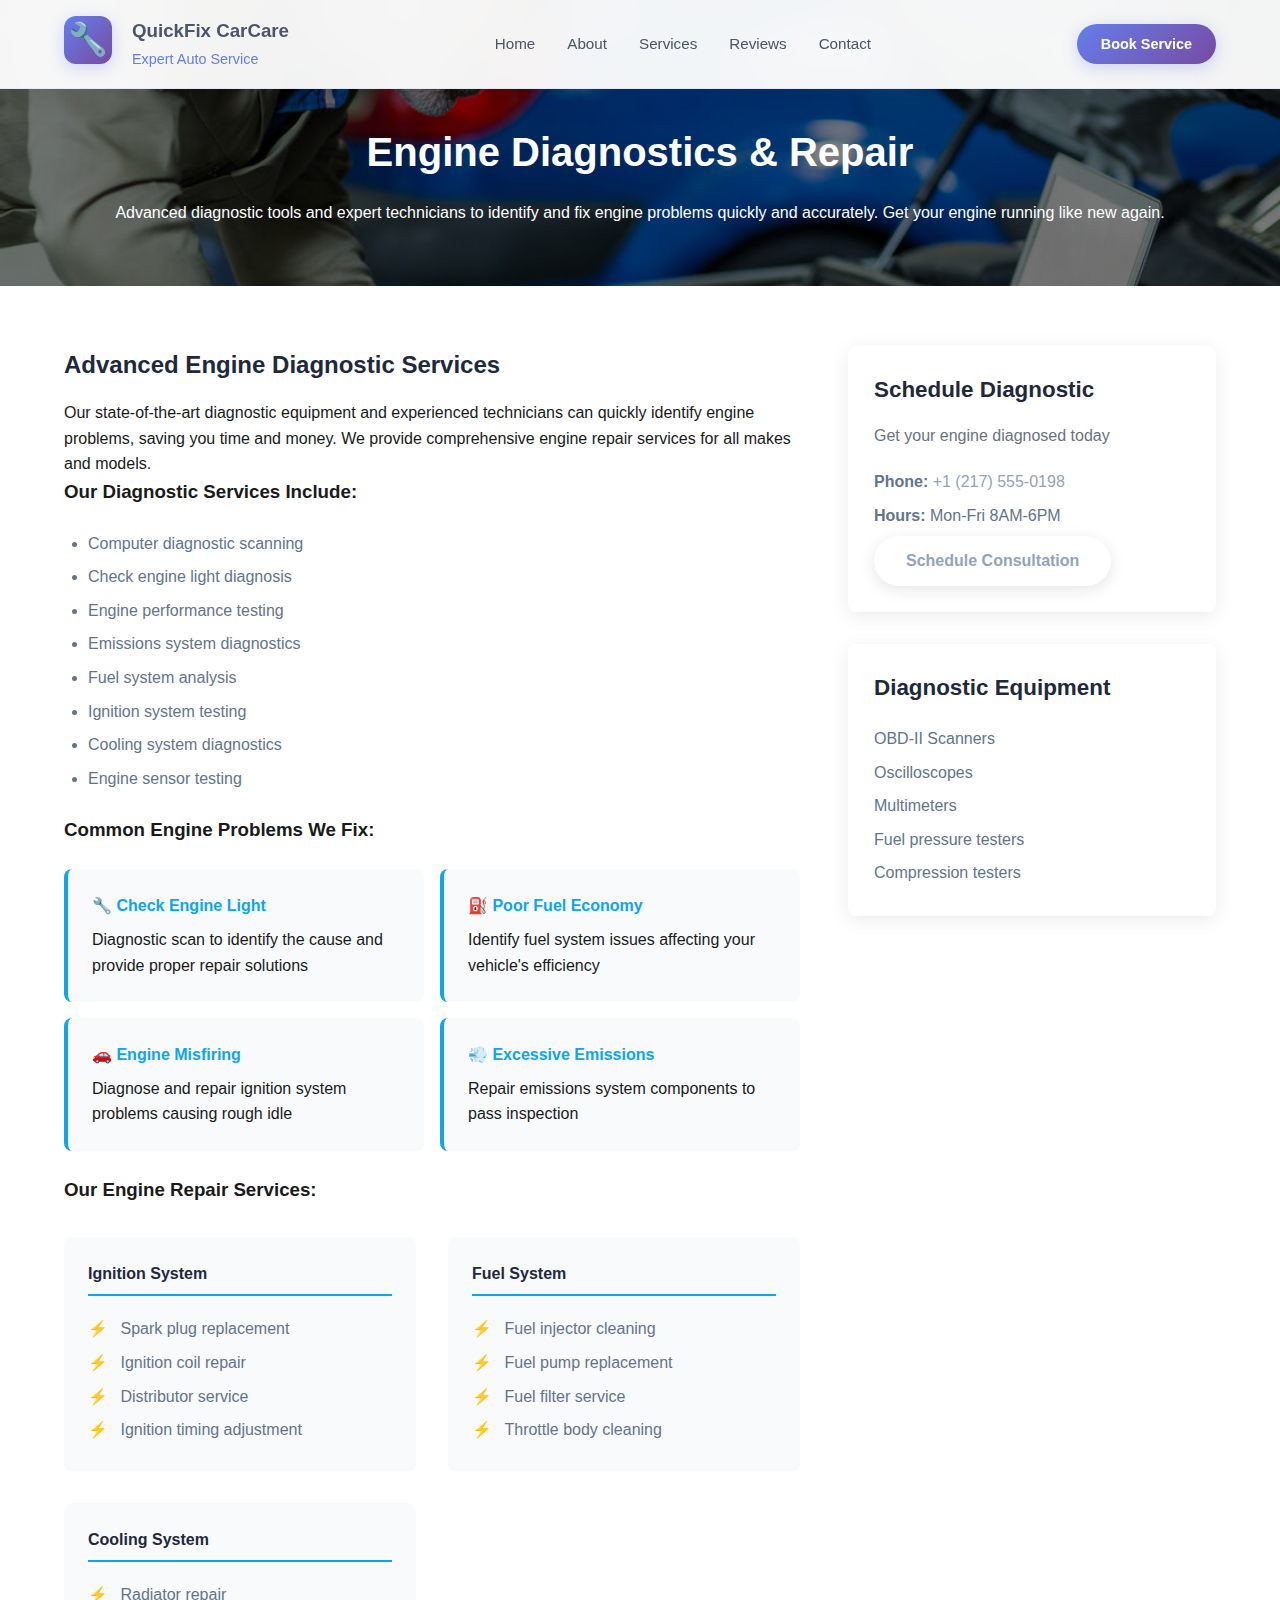
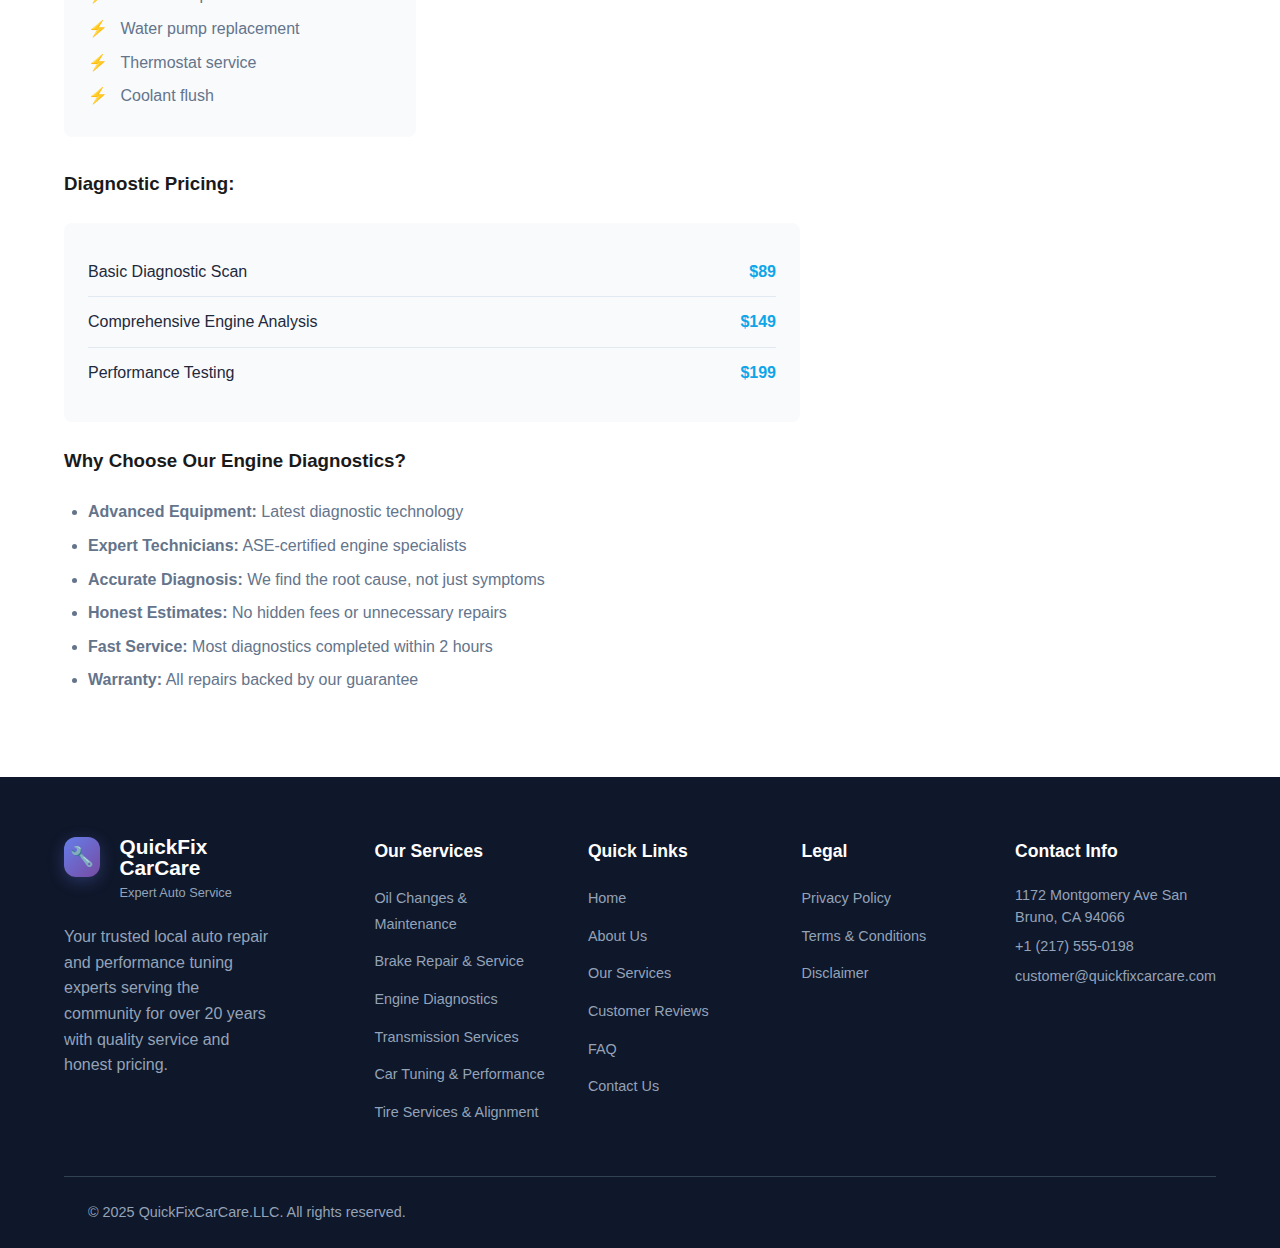
<file: service-engine-diagnostics.html>
<!DOCTYPE html>
<html lang="en">
<head>
    <meta charset="UTF-8">
    <meta name="viewport" content="width=device-width, initial-scale=1.0">
    <title>QuickFixCarCare - Expert Auto Repair & Performance Tuning</title>
    <meta name="description" content="Professional auto repair and car tuning services. Expert mechanics, quality parts, and exceptional service for all your automotive needs.">
    <meta name="keywords" content="auto repair, car tuning, brake repair, oil change, engine diagnostics, transmission service">
    <link rel="stylesheet" href="styles.css">
    <link rel="shortcut icon" href="uploads/car-repair.png" type="image/x-icon">
</head>
<body>
    <header class="header">
        <div class="container">
            <div class="nav-wrapper">
                <div class="logo">

                     <a href="index.html" style="text-decoration: none; color: #4a5568; display: flex; gap: 20px;">
                            <div class="logo-icon">🔧</div>
                            <div class="logo-text">
                                <h3>QuickFix CarCare</h3>
                                <span>Expert Auto Service</span>
                            </div>
                        </div></a>
                <nav class="nav">
                    <ul class="nav-list">
                        <li><a href="index.html" class="nav-link">Home</a></li>
                        <li><a href="index.html#about" class="nav-link">About</a></li>
                        <li><a href="index.html#services" class="nav-link">Services</a></li>
                        <li><a href="index.html#testimonials" class="nav-link">Reviews</a></li>
                        <li><a href="index.html#contact" class="nav-link">Contact</a></li>
                    </ul>
                </nav>
                <button class="cta-button desktop-only"><a href="index.html#contact" style="color: #fff; text-decoration: none;">Book Service</a></button>
                <button class="mobile-menu-toggle" id="mobile-menu-toggle">
                    <span></span>
                    <span></span>
                    <span></span>
                </button>
            </div>
        </div>
    </header>

    <main>
        <section class="service-hero">
            <div class="container">
                <div class="service-hero-content">
                    <h1>Engine Diagnostics & Repair</h1>
                    <p>Advanced diagnostic tools and expert technicians to identify and fix engine problems quickly and accurately. Get your engine running like new again.</p>
                </div>
            </div>
        </section>

        <section class="service-details">
            <div class="container">
                <div class="service-content">
                    <div class="service-info">
                        <h2>Advanced Engine Diagnostic Services</h2>
                        <p>Our state-of-the-art diagnostic equipment and experienced technicians can quickly identify engine problems, saving you time and money. We provide comprehensive engine repair services for all makes and models.</p>
                        
                        <h3>Our Diagnostic Services Include:</h3>
                        <ul class="service-list">
                            <li>Computer diagnostic scanning</li>
                            <li>Check engine light diagnosis</li>
                            <li>Engine performance testing</li>
                            <li>Emissions system diagnostics</li>
                            <li>Fuel system analysis</li>
                            <li>Ignition system testing</li>
                            <li>Cooling system diagnostics</li>
                            <li>Engine sensor testing</li>
                        </ul>

                        <h3>Common Engine Problems We Fix:</h3>
                        <div class="engine-problems">
                            <div class="problem-card">
                                <h4>🔧 Check Engine Light</h4>
                                <p>Diagnostic scan to identify the cause and provide proper repair solutions</p>
                            </div>
                            <div class="problem-card">
                                <h4>⛽ Poor Fuel Economy</h4>
                                <p>Identify fuel system issues affecting your vehicle's efficiency</p>
                            </div>
                            <div class="problem-card">
                                <h4>🚗 Engine Misfiring</h4>
                                <p>Diagnose and repair ignition system problems causing rough idle</p>
                            </div>
                            <div class="problem-card">
                                <h4>💨 Excessive Emissions</h4>
                                <p>Repair emissions system components to pass inspection</p>
                            </div>
                        </div>

                        <h3>Our Engine Repair Services:</h3>
                        <div class="repair-services">
                            <div class="repair-category">
                                <h4>Ignition System</h4>
                                <ul>
                                    <li>Spark plug replacement</li>
                                    <li>Ignition coil repair</li>
                                    <li>Distributor service</li>
                                    <li>Ignition timing adjustment</li>
                                </ul>
                            </div>
                            <div class="repair-category">
                                <h4>Fuel System</h4>
                                <ul>
                                    <li>Fuel injector cleaning</li>
                                    <li>Fuel pump replacement</li>
                                    <li>Fuel filter service</li>
                                    <li>Throttle body cleaning</li>
                                </ul>
                            </div>
                            <div class="repair-category">
                                <h4>Cooling System</h4>
                                <ul>
                                    <li>Radiator repair</li>
                                    <li>Water pump replacement</li>
                                    <li>Thermostat service</li>
                                    <li>Coolant flush</li>
                                </ul>
                            </div>
                        </div>

                        <h3>Diagnostic Pricing:</h3>
                        <div class="pricing-table">
                            <div class="price-item">
                                <span class="service-name">Basic Diagnostic Scan</span>
                                <span class="price">$89</span>
                            </div>
                            <div class="price-item">
                                <span class="service-name">Comprehensive Engine Analysis</span>
                                <span class="price">$149</span>
                            </div>
                            <div class="price-item">
                                <span class="service-name">Performance Testing</span>
                                <span class="price">$199</span>
                            </div>
                        </div>

                        <h3>Why Choose Our Engine Diagnostics?</h3>
                        <ul class="benefits-list">
                            <li><strong>Advanced Equipment:</strong> Latest diagnostic technology</li>
                            <li><strong>Expert Technicians:</strong> ASE-certified engine specialists</li>
                            <li><strong>Accurate Diagnosis:</strong> We find the root cause, not just symptoms</li>
                            <li><strong>Honest Estimates:</strong> No hidden fees or unnecessary repairs</li>
                            <li><strong>Fast Service:</strong> Most diagnostics completed within 2 hours</li>
                            <li><strong>Warranty:</strong> All repairs backed by our guarantee</li>
                        </ul>
                    </div>
                    
                    <div class="service-sidebar">
                        <div class="service-card">
                            <h3>Schedule Diagnostic</h3>
                            <p>Get your engine diagnosed today</p>
                            <div class="contact-info">
                                <p><strong>Phone:</strong> <a href="tel:+12175550198" style="text-decoration: none; color: #94a3b8;">+1 (217) 555-0198</a></p>
                                <p><strong>Hours:</strong> Mon-Fri 8AM-6PM</p>
                            </div>
                            <button class="btn btn-primary"><a href="index.html#contact" style="text-decoration: none; color: #94a3b8;"> Schedule Consultation </a></button>
                        </div>

                        <div class="service-card">
                            <h3>Diagnostic Equipment</h3>
                            <ul>
                                <li>OBD-II Scanners</li>
                                <li>Oscilloscopes</li>
                                <li>Multimeters</li>
                                <li>Fuel pressure testers</li>
                                <li>Compression testers</li>
                            </ul>
                        </div>

                        <div class="service-card">
                            <h3>Warning Signs</h3>
                            <ul>
                                <li>Check engine light on</li>
                                <li>Engine running rough</li>
                                <li>Poor fuel economy</li>
                                <li>Loss of power</li>
                                <li>Strange noises</li>
                                <li>Excessive exhaust smoke</li>
                            </ul>
                        </div>

                        <div class="service-card">
                            <h3>Related Services</h3>
                            <ul>
                                <li><a href="service-oil-change.html">Oil Changes</a></li>
                                <li><a href="service-brake-repair.html">Brake Repair</a></li>
                                <li><a href="service-transmission.html">Transmission</a></li>
                                <li><a href="service-car-tuning.html">Performance Tuning</a></li>
                            </ul>
                        </div>
                    </div>
                </div>
            </div>
        </section>
    </main>

   <footer class="footer">
        <div class="container">
            <div class="footer-content">
                <div class="footer-main">
                    <div class="footer-brand">
                        <div class="footer-logo">
                            <a href="index.html" style="text-decoration: none; color: #fff; display: flex; gap: 20px;">
                            <div class="logo-icon">🔧</div>
                            <div class="logo-text">
                                <h3>QuickFix CarCare</h3>
                                <span>Expert Auto Service</span>
                            </div>
                        </div></a>
                        <p>Your trusted local auto repair and performance tuning experts serving the community for over 20 years with quality service and honest pricing.</p>
                      
                    </div>
                    
                    <div class="footer-links">
                        <div class="footer-section">
                            <h4>Our Services</h4>
                            <ul>
                                <li><a href="service-oil-change.html">Oil Changes & Maintenance</a></li>
                                <li><a href="service-brake-repair.html">Brake Repair & Service</a></li>
                                <li><a href="service-engine-diagnostics.html">Engine Diagnostics</a></li>
                                <li><a href="service-transmission.html">Transmission Services</a></li>
                                <li><a href="service-car-tuning.html">Car Tuning & Performance</a></li>
                                <li><a href="service-tire-alignment.html">Tire Services & Alignment</a></li>
                            </ul>
                        </div>
                        
                        <div class="footer-section">
                            <h4>Quick Links</h4>
                            <ul>
                                  <li><a href="index.html">Home</a></li>
                                <li><a href="index.html#about">About Us</a></li>
                                <li><a href="index.html#services">Our Services</a></li>
                                <li><a href="index.html#testimonials">Customer Reviews</a></li>
                                <li><a href="index.html#faq">FAQ</a></li>
                                <li><a href="index.html#contact">Contact Us</a></li>
                            </ul>
                        </div>
                        
                        <div class="footer-section">
                            <h4>Legal</h4>
                            <ul>
                                <li><a href="privacy.html">Privacy Policy</a></li>
                                <li><a href="terms.html">Terms & Conditions</a></li>
                                <li><a href="disclaimer.html">Disclaimer</a></li>
                            </ul>
                        </div>
                        
                        <div class="footer-section">
                            <h4>Contact Info</h4>
                            <div class="contact-details">
                                <p>1172 Montgomery Ave San Bruno, CA 94066</p>
                               <p><a href="tel:+12175550198" style="text-decoration: none; color: #94a3b8;">+1 (217) 555-0198</a></p>
<p><a href="mailto:customer@quickfixcarcare.com" style="text-decoration: none; color: #94a3b8;">customer@quickfixcarcare.com</a></p>

                            </div>
                        </div>
                    </div>
                </div>
            </div>
            <div class="footer-bottom">
                <div class="container">
                    <div class="footer-bottom-content">
                      <p>&copy; 2025 <a href="https://quickfixcarcare.com" style="text-decoration: none; color: #94a3b8; ">QuickFixCarCare.LLC</a>. All rights reserved.</p>

                        
                    </div>
                </div>
            </div>
        </div>
    </footer>

    <script src="script.js"></script>
    <style>
.service-hero {
    position: relative;
    padding: 120px 0 60px;
    background-image: url("uploads/Engine Diagnostics & Repair.jpg");
    background-position: center;
    background-repeat: no-repeat;
    background-size: cover;
    color: white;
    text-align: center;
    z-index: 1;
    overflow: hidden;
}

.service-hero::before {
    content: "";
    position: absolute;
    top: 0; left: 0; right: 0; bottom: 0;
    background: rgba(0, 0, 0, 0.5); /* Adjust opacity here (0.3 to 0.7 for lighter/darker) */
    z-index: 0;
}

.service-hero > * {
    position: relative;
    z-index: 2;
}

        
        .service-hero-content h1 {
            font-size: 2.5rem;
            margin-bottom: 1rem;
        }
        
        .service-details {
            padding: 60px 0;
        }
        
        .service-content {
            display: grid;
            grid-template-columns: 2fr 1fr;
            gap: 3rem;
        }
        
        .service-info h2 {
            color: #1e293b;
            margin-bottom: 1rem;
        }
        
        .service-list, .benefits-list {
            margin: 1.5rem 0;
            padding-left: 1.5rem;
        }
        
        .service-list li, .benefits-list li {
            margin-bottom: 0.5rem;
            color: #64748b;
        }
        
        .engine-problems {
            display: grid;
            grid-template-columns: repeat(auto-fit, minmax(250px, 1fr));
            gap: 1rem;
            margin: 1.5rem 0;
        }
        
        .problem-card {
            background: #f8fafc;
            padding: 1.5rem;
            border-radius: 8px;
            border-left: 4px solid #0ea5e9;
        }
        
        .problem-card h4 {
            color: #0ea5e9;
            margin-bottom: 0.5rem;
        }
        
        .repair-services {
            display: grid;
            grid-template-columns: repeat(auto-fit, minmax(250px, 1fr));
            gap: 2rem;
            margin: 2rem 0;
        }
        
        .repair-category {
            background: #f8fafc;
            padding: 1.5rem;
            border-radius: 8px;
        }
        
        .repair-category h4 {
            color: #1e293b;
            margin-bottom: 1rem;
            border-bottom: 2px solid #0ea5e9;
            padding-bottom: 0.5rem;
        }
        
        .repair-category ul {
            list-style: none;
            padding: 0;
        }
        
        .repair-category ul li {
            padding: 0.25rem 0;
            color: #64748b;
        }
        
        .repair-category ul li:before {
            content: "⚡ ";
            color: #0ea5e9;
            margin-right: 0.5rem;
        }
        
        .pricing-table {
            background: #f8fafc;
            border-radius: 8px;
            padding: 1.5rem;
            margin: 1.5rem 0;
        }
        
        .price-item {
            display: flex;
            justify-content: space-between;
            padding: 0.75rem 0;
            border-bottom: 1px solid #e2e8f0;
        }
        
        .price-item:last-child {
            border-bottom: none;
        }
        
        .service-name {
            font-weight: 500;
            color: #1e293b;
        }
        
        .price {
            font-weight: 600;
            color: #0ea5e9;
        }
        
        .service-sidebar {
            display: flex;
            flex-direction: column;
            gap: 2rem;
        }
        
        .service-card {
            background: white;
            padding: 1.5rem;
            border-radius: 8px;
            box-shadow: 0 4px 20px rgba(0,0,0,0.08);
        }
        
        .service-card h3 {
            color: #1e293b;
            margin-bottom: 1rem;
        }
        
        .service-card ul {
            list-style: none;
            padding: 0;
        }
        
        .service-card ul li {
            padding: 0.25rem 0;
            color: #64748b;
        }
        
        .service-card ul li a {
            color: #0ea5e9;
            text-decoration: none;
        }
        
        .contact-info p {
            margin-bottom: 0.5rem;
            color: #64748b;
        }
        
        @media (max-width: 768px) {
            .service-content {
                grid-template-columns: 1fr;
            }
            
            .engine-problems, .repair-services {
                grid-template-columns: 1fr;
            }
            
            .service-hero-content h1 {
                font-size: 2rem;
            }
        }
    </style>
</body>
</html>
</file>
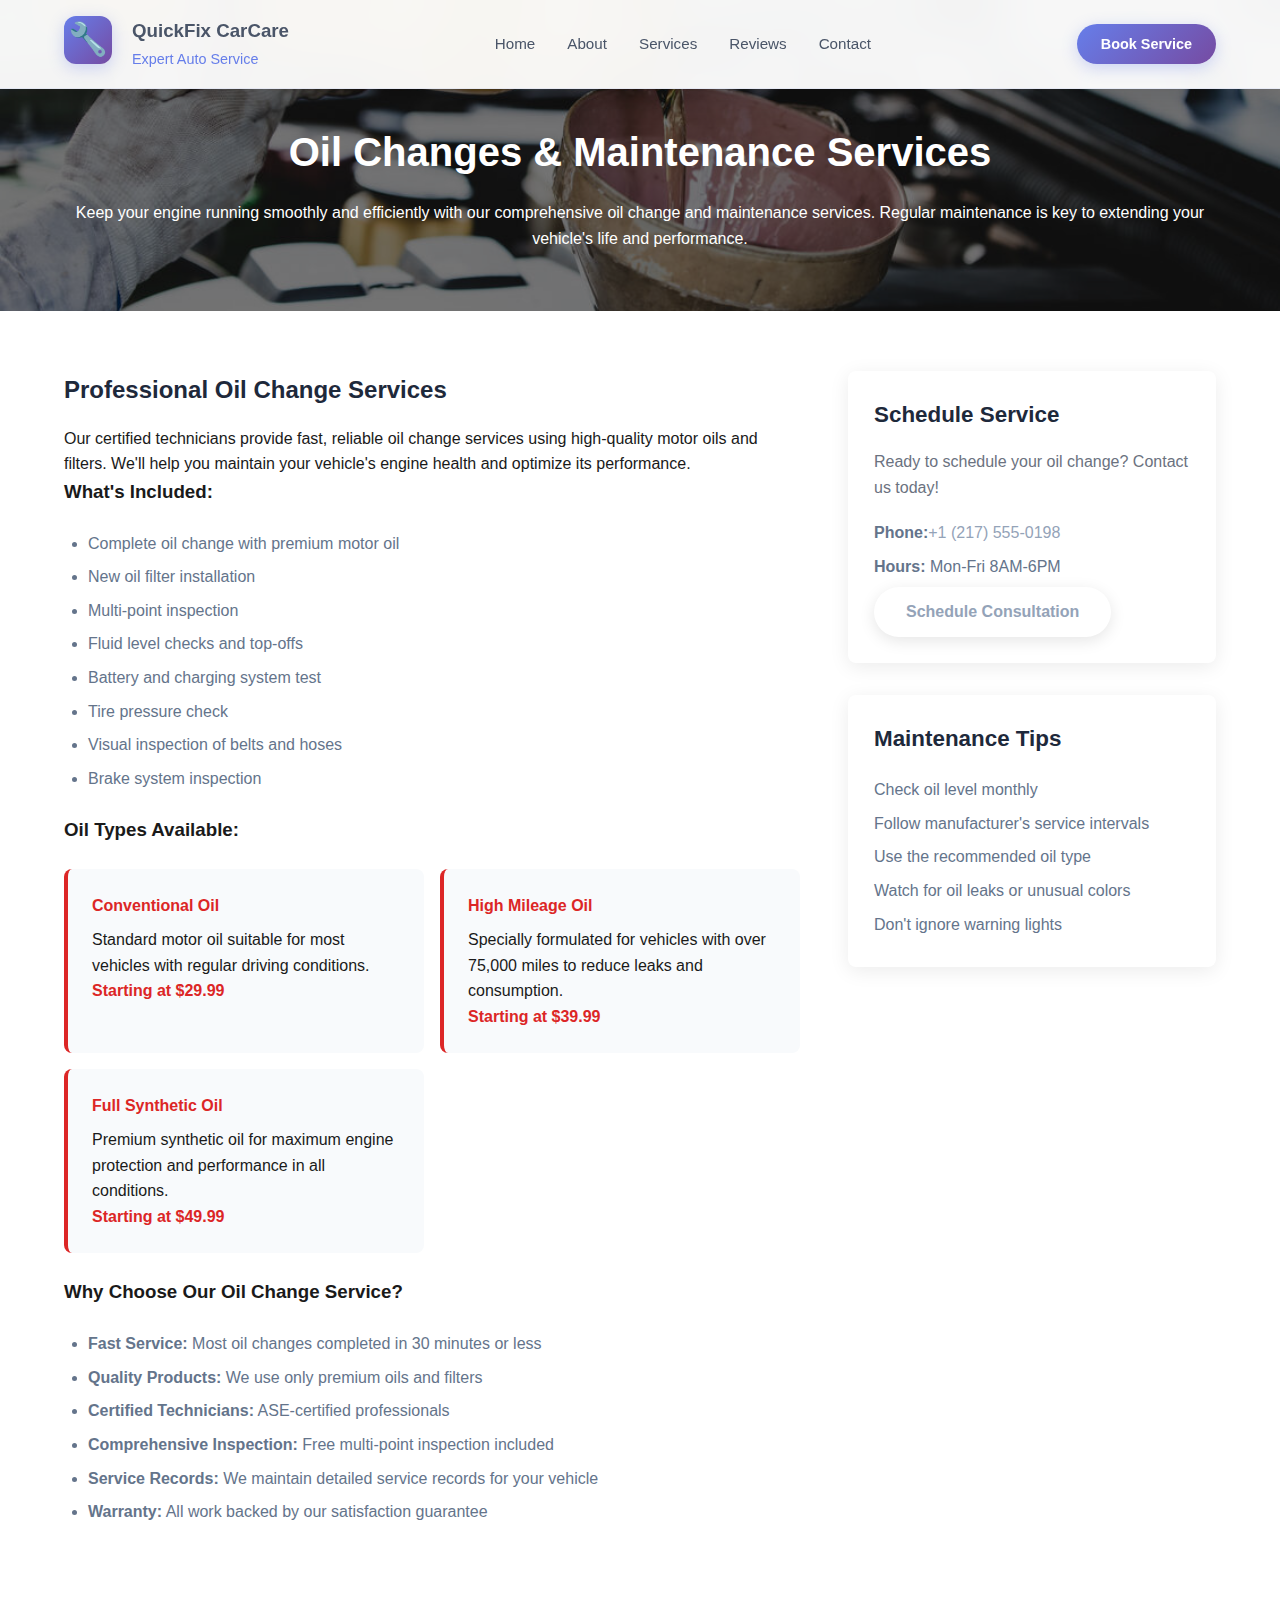
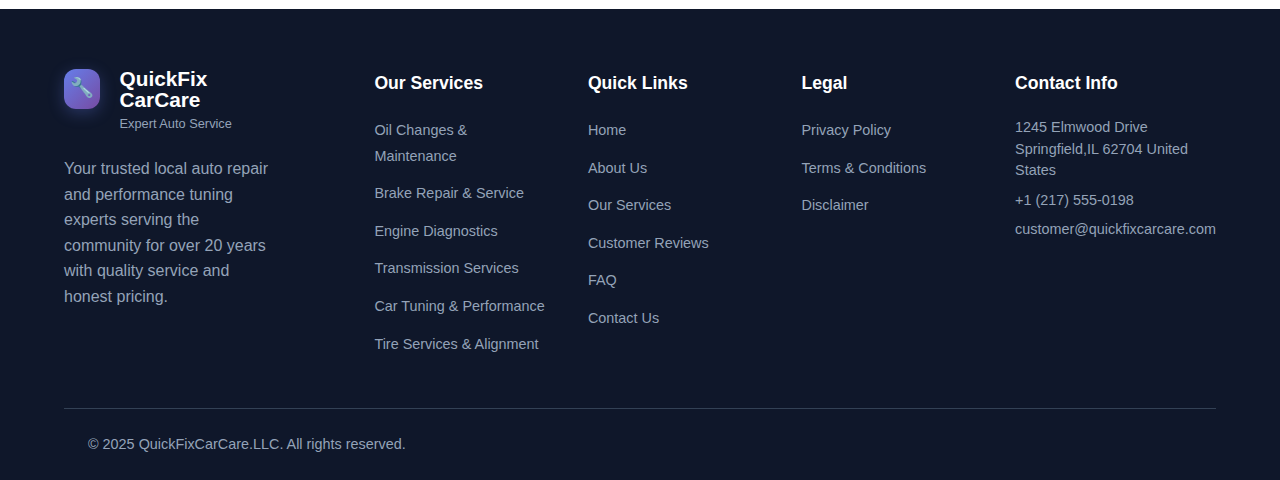
<file: service-oil-change.html>
<!DOCTYPE html>
<html lang="en">
<head>
    <meta charset="UTF-8">
    <meta name="viewport" content="width=device-width, initial-scale=1.0">
    <title>QuickFixCarCare - Expert Auto Repair & Performance Tuning</title>
    <meta name="description" content="Professional auto repair and car tuning services. Expert mechanics, quality parts, and exceptional service for all your automotive needs.">
    <meta name="keywords" content="auto repair, car tuning, brake repair, oil change, engine diagnostics, transmission service">
    <link rel="stylesheet" href="styles.css">
    <link rel="shortcut icon" href="uploads/car-repair.png" type="image/x-icon">
</head>
<body>
    <header class="header">
        <div class="container">
            <div class="nav-wrapper">
                <div class="logo">

                     <a href="index.html" style="text-decoration: none; color: #4a5568; display: flex; gap: 20px;">
                            <div class="logo-icon">🔧</div>
                            <div class="logo-text">
                                <h3>QuickFix CarCare</h3>
                                <span>Expert Auto Service</span>
                            </div>
                        </div></a>
                <nav class="nav">
                    <ul class="nav-list">
                        <li><a href="index.html" class="nav-link">Home</a></li>
                        <li><a href="index.html#about" class="nav-link">About</a></li>
                        <li><a href="index.html#services" class="nav-link">Services</a></li>
                        <li><a href="index.html#testimonials" class="nav-link">Reviews</a></li>
                        <li><a href="index.html#contact" class="nav-link">Contact</a></li>
                    </ul>
                </nav>
                <button class="cta-button desktop-only"><a href="index.html#contact" style="color: #fff; text-decoration: none;">Book Service</a></button>
                <button class="mobile-menu-toggle" id="mobile-menu-toggle">
                    <span></span>
                    <span></span>
                    <span></span>
                </button>
            </div>
        </div>
    </header>

    <main>
        <section class="service-hero">
            <div class="container">
                <div class="service-hero-content">
                    <h1>Oil Changes & Maintenance Services</h1>
                    <p>Keep your engine running smoothly and efficiently with our comprehensive oil change and maintenance services. Regular maintenance is key to extending your vehicle's life and performance.</p>
                </div>
            </div>
        </section>

        <section class="service-details">
            <div class="container">
                <div class="service-content">
                    <div class="service-info">
                        <h2>Professional Oil Change Services</h2>
                        <p>Our certified technicians provide fast, reliable oil change services using high-quality motor oils and filters. We'll help you maintain your vehicle's engine health and optimize its performance.</p>
                        
                        <h3>What's Included:</h3>
                        <ul class="service-list">
                            <li>Complete oil change with premium motor oil</li>
                            <li>New oil filter installation</li>
                            <li>Multi-point inspection</li>
                            <li>Fluid level checks and top-offs</li>
                            <li>Battery and charging system test</li>
                            <li>Tire pressure check</li>
                            <li>Visual inspection of belts and hoses</li>
                            <li>Brake system inspection</li>
                        </ul>

                        <h3>Oil Types Available:</h3>
                        <div class="oil-types">
                            <div class="oil-type-card">
                                <h4>Conventional Oil</h4>
                                <p>Standard motor oil suitable for most vehicles with regular driving conditions.</p>
                                <span class="price">Starting at $29.99</span>
                            </div>
                            <div class="oil-type-card">
                                <h4>High Mileage Oil</h4>
                                <p>Specially formulated for vehicles with over 75,000 miles to reduce leaks and consumption.</p>
                                <span class="price">Starting at $39.99</span>
                            </div>
                            <div class="oil-type-card">
                                <h4>Full Synthetic Oil</h4>
                                <p>Premium synthetic oil for maximum engine protection and performance in all conditions.</p>
                                <span class="price">Starting at $49.99</span>
                            </div>
                        </div>

                        <h3>Why Choose Our Oil Change Service?</h3>
                        <ul class="benefits-list">
                            <li><strong>Fast Service:</strong> Most oil changes completed in 30 minutes or less</li>
                            <li><strong>Quality Products:</strong> We use only premium oils and filters</li>
                            <li><strong>Certified Technicians:</strong> ASE-certified professionals</li>
                            <li><strong>Comprehensive Inspection:</strong> Free multi-point inspection included</li>
                            <li><strong>Service Records:</strong> We maintain detailed service records for your vehicle</li>
                            <li><strong>Warranty:</strong> All work backed by our satisfaction guarantee</li>
                        </ul>
                    </div>
                    
                    <div class="service-sidebar">
                        <div class="service-card">
                            <h3>Schedule Service</h3>
                            <p>Ready to schedule your oil change? Contact us today!</p>
                            <div class="contact-info">
                                <p><strong>Phone:</strong><a href="tel:+12175550198" style="text-decoration: none; color: #94a3b8;">+1 (217) 555-0198</a></p>
                                <p><strong>Hours:</strong> Mon-Fri 8AM-6PM</p>
                            </div>
                            <button class="btn btn-primary"><a href="index.html#contact" style="text-decoration: none; color: #94a3b8;"> Schedule Consultation </a></button>
                        </div>

                        <div class="service-card">
                            <h3>Maintenance Tips</h3>
                            <ul>
                                <li>Check oil level monthly</li>
                                <li>Follow manufacturer's service intervals</li>
                                <li>Use the recommended oil type</li>
                                <li>Watch for oil leaks or unusual colors</li>
                                <li>Don't ignore warning lights</li>
                            </ul>
                        </div>

                        <div class="service-card">
                            <h3>Related Services</h3>
                            <ul>
                                <li><a href="service-brake-repair.html">Brake Service</a></li>
                                <li><a href="service-engine-diagnostics.html">Engine Diagnostics</a></li>
                                <li><a href="service-transmission.html">Transmission Service</a></li>
                                <li><a href="service-tire-alignment.html">Tire Service</a></li>
                            </ul>
                        </div>
                    </div>
                </div>
            </div>
        </section>
    </main>

    <footer class="footer">
        <div class="container">
            <div class="footer-content">
                <div class="footer-main">
                    <div class="footer-brand">
                        <div class="footer-logo">
                            <a href="index.html" style="text-decoration: none; color: #fff; display: flex; gap: 20px;">
                            <div class="logo-icon">🔧</div>
                            <div class="logo-text">
                                <h3>QuickFix CarCare</h3>
                                <span>Expert Auto Service</span>
                            </div>
                        </div></a>
                        <p>Your trusted local auto repair and performance tuning experts serving the community for over 20 years with quality service and honest pricing.</p>
                      
                    </div>
                    
                    <div class="footer-links">
                        <div class="footer-section">
                            <h4>Our Services</h4>
                            <ul>
                                <li><a href="service-oil-change.html">Oil Changes & Maintenance</a></li>
                                <li><a href="service-brake-repair.html">Brake Repair & Service</a></li>
                                <li><a href="service-engine-diagnostics.html">Engine Diagnostics</a></li>
                                <li><a href="service-transmission.html">Transmission Services</a></li>
                                <li><a href="service-car-tuning.html">Car Tuning & Performance</a></li>
                                <li><a href="service-tire-alignment.html">Tire Services & Alignment</a></li>
                            </ul>
                        </div>
                        
                        <div class="footer-section">
                            <h4>Quick Links</h4>
                            <ul>
                                  <li><a href="index.html">Home</a></li>
                                <li><a href="index.html#about">About Us</a></li>
                                <li><a href="index.html#services">Our Services</a></li>
                                <li><a href="index.html#testimonials">Customer Reviews</a></li>
                                <li><a href="index.html#faq">FAQ</a></li>
                                <li><a href="index.html#contact">Contact Us</a></li>
                            </ul>
                        </div>
                        
                        <div class="footer-section">
                            <h4>Legal</h4>
                            <ul>
                                <li><a href="privacy.html">Privacy Policy</a></li>
                                <li><a href="terms.html">Terms & Conditions</a></li>
                                <li><a href="disclaimer.html">Disclaimer</a></li>
                            </ul>
                        </div>
                        
                        <div class="footer-section">
                            <h4>Contact Info</h4>
                            <div class="contact-details">
                                <p>1245 Elmwood Drive
Springfield,IL 62704
United States</p>
                               <p><a href="tel:+12175550198" style="text-decoration: none; color: #94a3b8;">+1 (217) 555-0198</a></p>
<p><a href="mailto:customer@quickfixcarcare.com" style="text-decoration: none; color: #94a3b8;">customer@quickfixcarcare.com</a></p>

                            </div>
                        </div>
                    </div>
                </div>
            </div>
            <div class="footer-bottom">
                <div class="container">
                    <div class="footer-bottom-content">
                      <p>&copy; 2025 <a href="https://quickfixcarcare.com" style="text-decoration: none; color: #94a3b8; ">QuickFixCarCare.LLC</a>. All rights reserved.</p>

                        
                    </div>
                </div>
            </div>
        </div>
    </footer>

    <script src="script.js"></script>
    <style>
      .service-hero {
  position: relative;
  padding: 120px 0 60px;
  background-image: url("uploads/Oil Changes & Maintenance.jpg");
  background-position: center;
  background-repeat: no-repeat;
  background-size: cover;
  color: white;
  text-align: center;
  z-index: 1;
  overflow: hidden;
}

.service-hero::before {
  content: "";
  position: absolute;
  top: 0; left: 0; right: 0; bottom: 0;
  background: rgba(0, 0, 0, 0.5); /* semi-transparent black overlay */
  z-index: 0;
}

.service-hero > * {
  position: relative;
  z-index: 2;
}

        .service-hero-content h1 {
            font-size: 2.5rem;
            margin-bottom: 1rem;
        }
        
        .service-details {
            padding: 60px 0;
        }
        
        .service-content {
            display: grid;
            grid-template-columns: 2fr 1fr;
            gap: 3rem;
        }
        
        .service-info h2 {
            color: #1e293b;
            margin-bottom: 1rem;
        }
        
        .service-list, .benefits-list {
            margin: 1.5rem 0;
            padding-left: 1.5rem;
        }
        
        .service-list li, .benefits-list li {
            margin-bottom: 0.5rem;
            color: #64748b;
        }
        
        .warning-signs, .oil-types {
            display: grid;
            grid-template-columns: repeat(auto-fit, minmax(250px, 1fr));
            gap: 1rem;
            margin: 1.5rem 0;
        }
        
        .warning-card, .oil-type-card {
            background: #f8fafc;
            padding: 1.5rem;
            border-radius: 8px;
            border-left: 4px solid #dc2626;
        }
        
        .warning-card h4, .oil-type-card h4 {
            color: #dc2626;
            margin-bottom: 0.5rem;
        }
        
        .pricing-table {
            background: #f8fafc;
            border-radius: 8px;
            padding: 1.5rem;
            margin: 1.5rem 0;
        }
        
        .price-item {
            display: flex;
            justify-content: space-between;
            padding: 0.75rem 0;
            border-bottom: 1px solid #e2e8f0;
        }
        
        .price-item:last-child {
            border-bottom: none;
        }
        
        .service-name {
            font-weight: 500;
            color: #1e293b;
        }
        
        .price {
            font-weight: 600;
            color: #dc2626;
        }
        
        .service-sidebar {
            display: flex;
            flex-direction: column;
            gap: 2rem;
        }
        
        .service-card {
            background: white;
            padding: 1.5rem;
            border-radius: 8px;
            box-shadow: 0 4px 20px rgba(0,0,0,0.08);
        }
        
        .service-card.urgent {
            background: #fef2f2;
            border: 2px solid #dc2626;
        }
        
        .service-card h3 {
            color: #1e293b;
            margin-bottom: 1rem;
        }
        
        .service-card ul {
            list-style: none;
            padding: 0;
        }
        
        .service-card ul li {
            padding: 0.25rem 0;
            color: #64748b;
        }
        
        .service-card ul li a {
            color: #2563eb;
            text-decoration: none;
        }
        
        .contact-info p {
            margin-bottom: 0.5rem;
            color: #64748b;
        }
        
        @media (max-width: 768px) {
            .service-content {
                grid-template-columns: 1fr;
            }
            
            .warning-signs, .oil-types {
                grid-template-columns: 1fr;
            }
            
            .service-hero-content h1 {
                font-size: 2rem;
            }
        }
    </style>
</body>
</html>
</file>
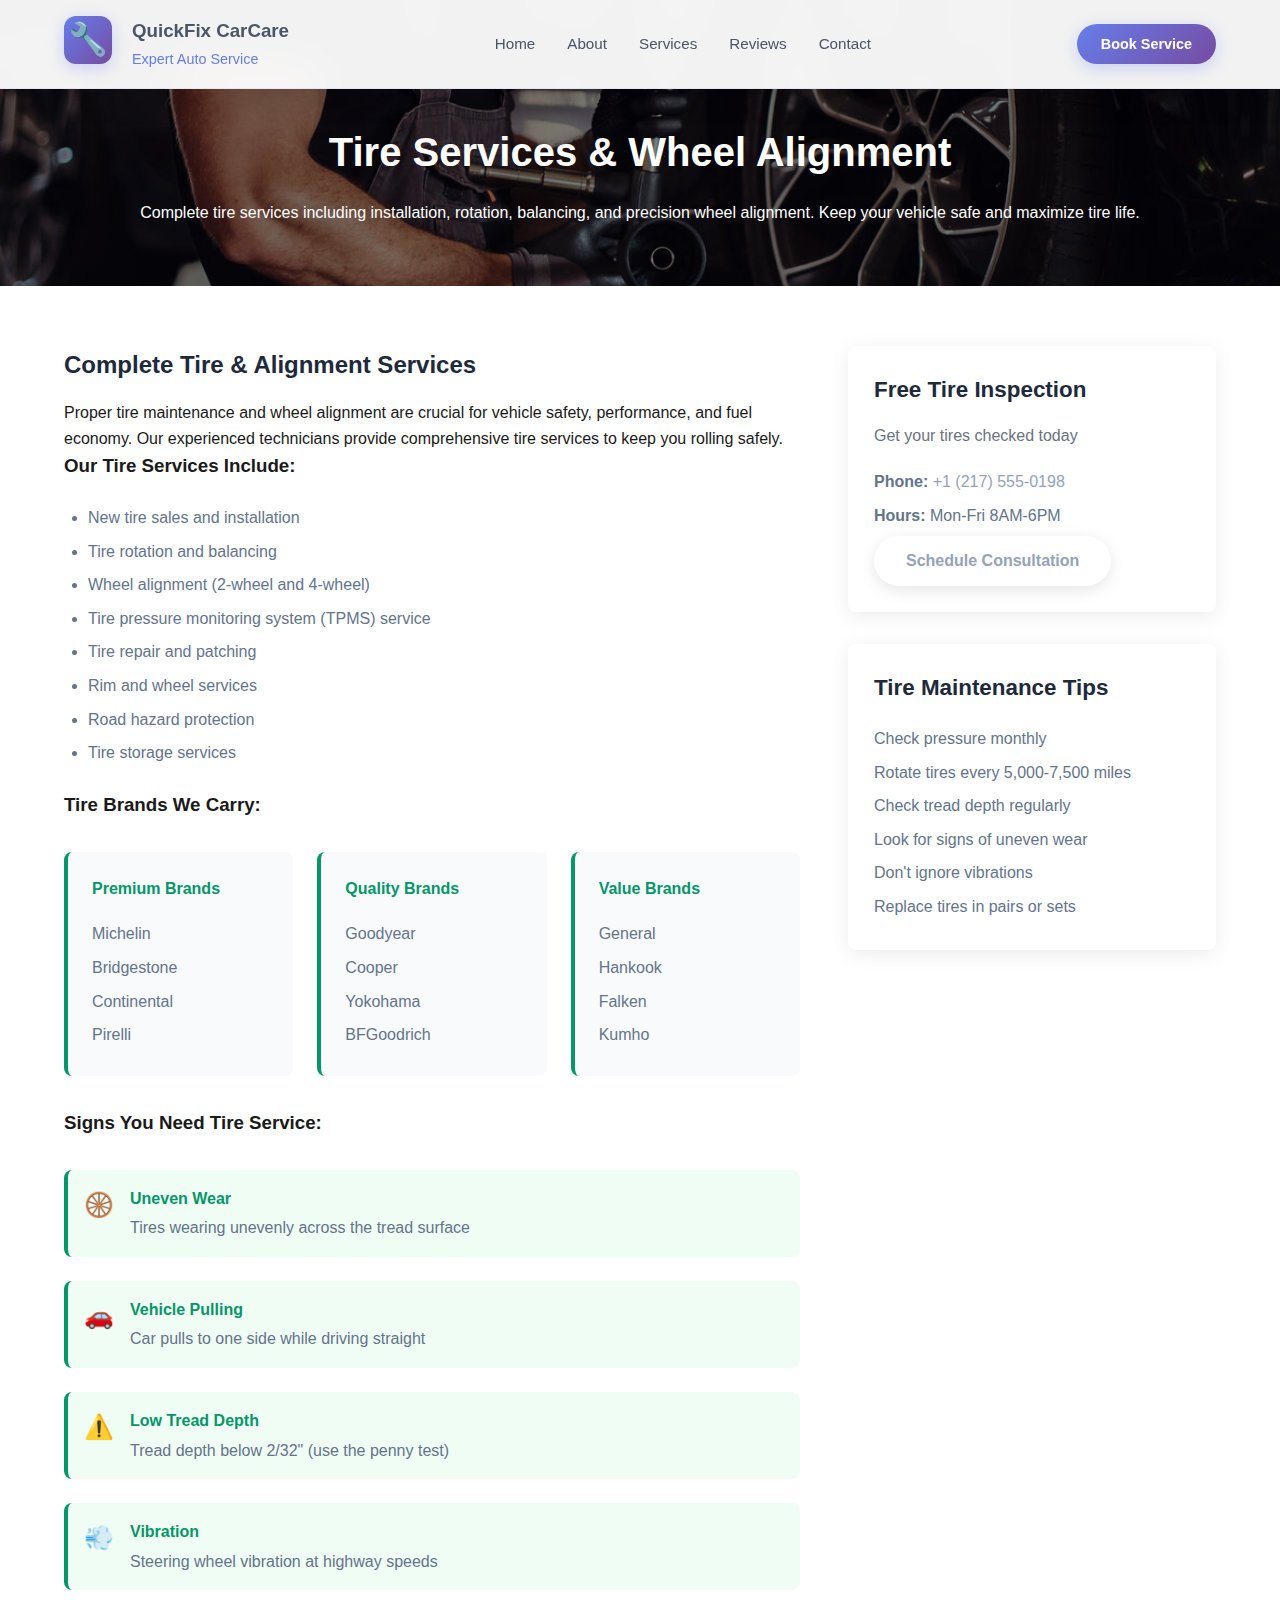
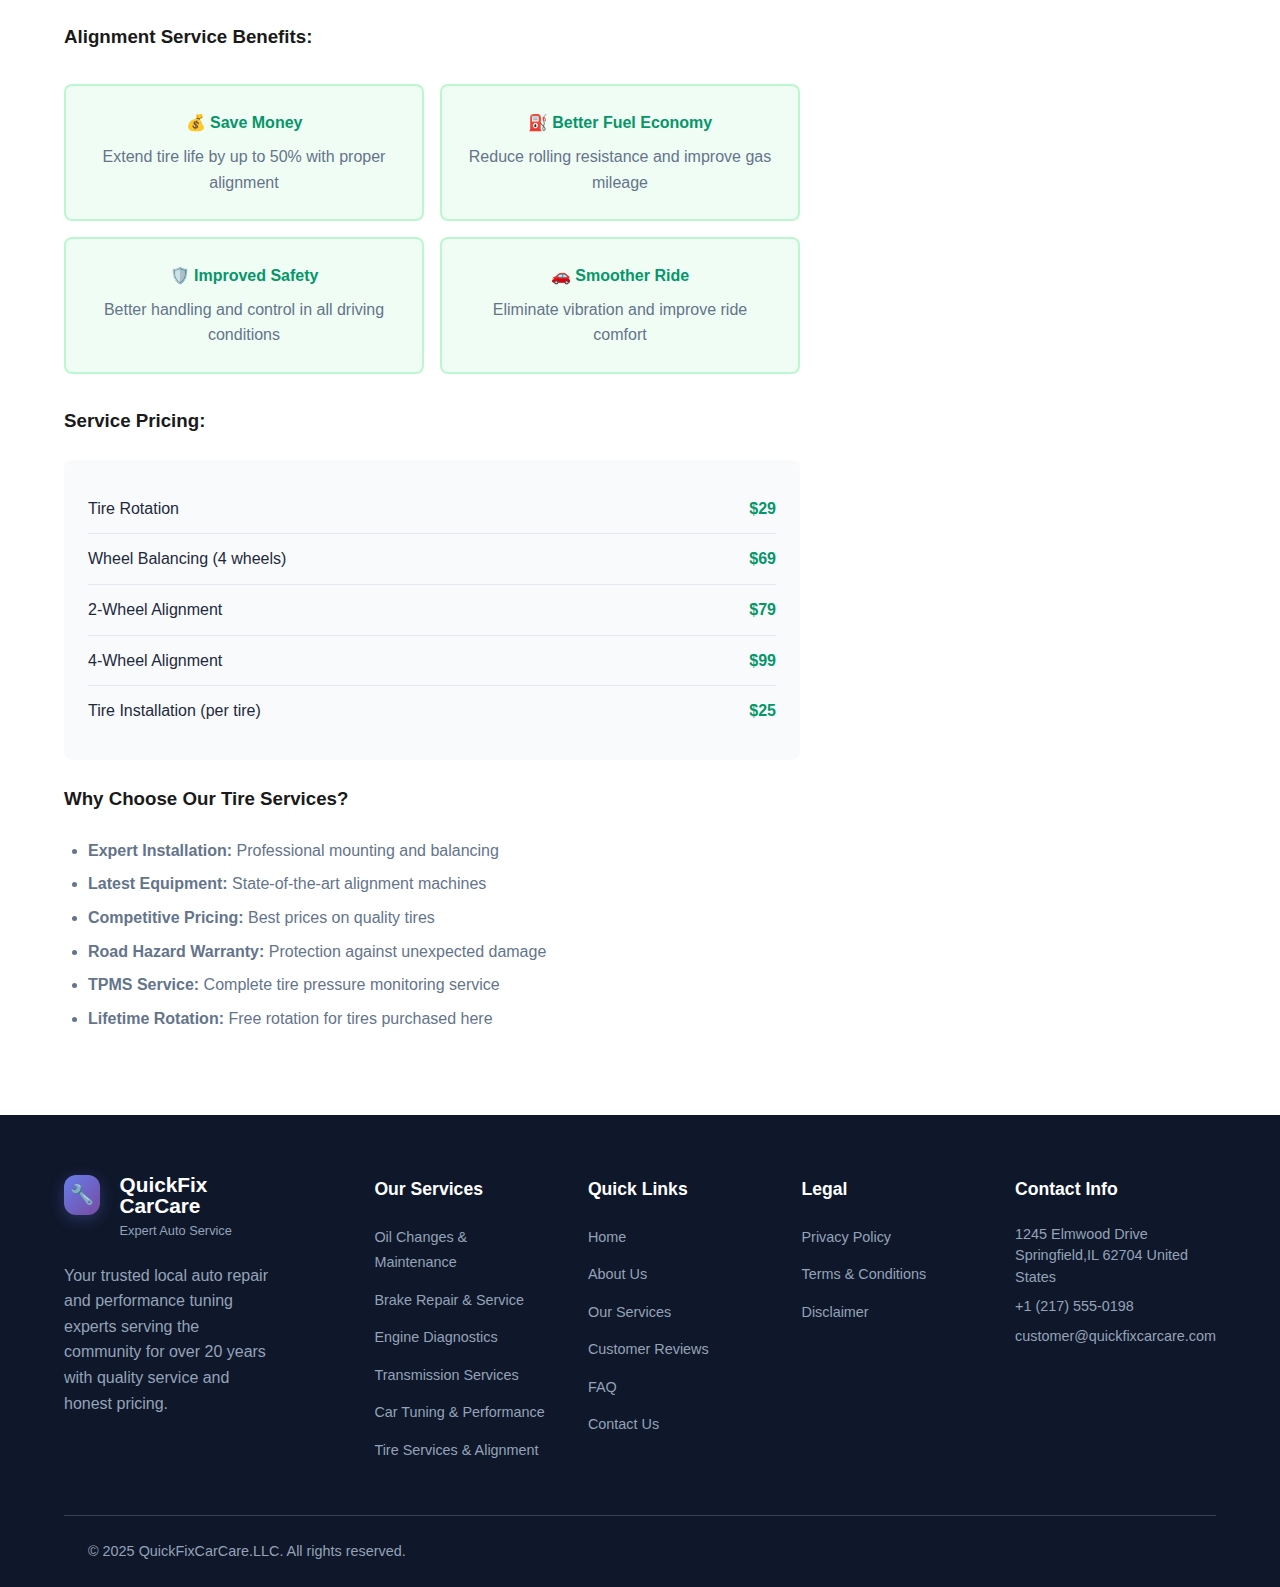
<file: service-tire-alignment.html>
<!DOCTYPE html>
<html lang="en">
<head>
    <meta charset="UTF-8">
    <meta name="viewport" content="width=device-width, initial-scale=1.0">
    <title>QuickFixCarCare - Expert Auto Repair & Performance Tuning</title>
    <meta name="description" content="Professional auto repair and car tuning services. Expert mechanics, quality parts, and exceptional service for all your automotive needs.">
    <meta name="keywords" content="auto repair, car tuning, brake repair, oil change, engine diagnostics, transmission service">
    <link rel="stylesheet" href="styles.css">
    <link rel="shortcut icon" href="uploads/car-repair.png" type="image/x-icon">
</head>
<body>
    <header class="header">
        <div class="container">
            <div class="nav-wrapper">
                <div class="logo">

                     <a href="index.html" style="text-decoration: none; color: #4a5568; display: flex; gap: 20px;">
                            <div class="logo-icon">🔧</div>
                            <div class="logo-text">
                                <h3>QuickFix CarCare</h3>
                                <span>Expert Auto Service</span>
                            </div>
                        </div></a>
                <nav class="nav">
                    <ul class="nav-list">
                        <li><a href="index.html" class="nav-link">Home</a></li>
                        <li><a href="index.html#about" class="nav-link">About</a></li>
                        <li><a href="index.html#services" class="nav-link">Services</a></li>
                        <li><a href="index.html#testimonials" class="nav-link">Reviews</a></li>
                        <li><a href="index.html#contact" class="nav-link">Contact</a></li>
                    </ul>
                </nav>
                <button class="cta-button desktop-only"><a href="index.html#contact" style="color: #fff; text-decoration: none;">Book Service</a></button>
                <button class="mobile-menu-toggle" id="mobile-menu-toggle">
                    <span></span>
                    <span></span>
                    <span></span>
                </button>
            </div>
        </div>
    </header>

    <main>
        <section class="service-hero">
            <div class="container">
                <div class="service-hero-content">
                    <h1>Tire Services & Wheel Alignment</h1>
                    <p>Complete tire services including installation, rotation, balancing, and precision wheel alignment. Keep your vehicle safe and maximize tire life.</p>
                </div>
            </div>
        </section>

        <section class="service-details">
            <div class="container">
                <div class="service-content">
                    <div class="service-info">
                        <h2>Complete Tire & Alignment Services</h2>
                        <p>Proper tire maintenance and wheel alignment are crucial for vehicle safety, performance, and fuel economy. Our experienced technicians provide comprehensive tire services to keep you rolling safely.</p>
                        
                        <h3>Our Tire Services Include:</h3>
                        <ul class="service-list">
                            <li>New tire sales and installation</li>
                            <li>Tire rotation and balancing</li>
                            <li>Wheel alignment (2-wheel and 4-wheel)</li>
                            <li>Tire pressure monitoring system (TPMS) service</li>
                            <li>Tire repair and patching</li>
                            <li>Rim and wheel services</li>
                            <li>Road hazard protection</li>
                            <li>Tire storage services</li>
                        </ul>

                        <h3>Tire Brands We Carry:</h3>
                        <div class="tire-brands">
                            <div class="brand-category">
                                <h4>Premium Brands</h4>
                                <ul>
                                    <li>Michelin</li>
                                    <li>Bridgestone</li>
                                    <li>Continental</li>
                                    <li>Pirelli</li>
                                </ul>
                            </div>
                            <div class="brand-category">
                                <h4>Quality Brands</h4>
                                <ul>
                                    <li>Goodyear</li>
                                    <li>Cooper</li>
                                    <li>Yokohama</li>
                                    <li>BFGoodrich</li>
                                </ul>
                            </div>
                            <div class="brand-category">
                                <h4>Value Brands</h4>
                                <ul>
                                    <li>General</li>
                                    <li>Hankook</li>
                                    <li>Falken</li>
                                    <li>Kumho</li>
                                </ul>
                            </div>
                        </div>

                        <h3>Signs You Need Tire Service:</h3>
                        <div class="warning-signs">
                            <div class="warning-item">
                                <span class="warning-icon">🛞</span>
                                <div>
                                    <strong>Uneven Wear</strong>
                                    <p>Tires wearing unevenly across the tread surface</p>
                                </div>
                            </div>
                            <div class="warning-item">
                                <span class="warning-icon">🚗</span>
                                <div>
                                    <strong>Vehicle Pulling</strong>
                                    <p>Car pulls to one side while driving straight</p>
                                </div>
                            </div>
                            <div class="warning-item">
                                <span class="warning-icon">⚠️</span>
                                <div>
                                    <strong>Low Tread Depth</strong>
                                    <p>Tread depth below 2/32" (use the penny test)</p>
                                </div>
                            </div>
                            <div class="warning-item">
                                <span class="warning-icon">💨</span>
                                <div>
                                    <strong>Vibration</strong>
                                    <p>Steering wheel vibration at highway speeds</p>
                                </div>
                            </div>
                        </div>

                        <h3>Alignment Service Benefits:</h3>
                        <div class="alignment-benefits">
                            <div class="benefit-card">
                                <h4>💰 Save Money</h4>
                                <p>Extend tire life by up to 50% with proper alignment</p>
                            </div>
                            <div class="benefit-card">
                                <h4>⛽ Better Fuel Economy</h4>
                                <p>Reduce rolling resistance and improve gas mileage</p>
                            </div>
                            <div class="benefit-card">
                                <h4>🛡️ Improved Safety</h4>
                                <p>Better handling and control in all driving conditions</p>
                            </div>
                            <div class="benefit-card">
                                <h4>🚗 Smoother Ride</h4>
                                <p>Eliminate vibration and improve ride comfort</p>
                            </div>
                        </div>

                        <h3>Service Pricing:</h3>
                        <div class="pricing-table">
                            <div class="price-item">
                                <span class="service-name">Tire Rotation</span>
                                <span class="price">$29</span>
                            </div>
                            <div class="price-item">
                                <span class="service-name">Wheel Balancing (4 wheels)</span>
                                <span class="price">$69</span>
                            </div>
                            <div class="price-item">
                                <span class="service-name">2-Wheel Alignment</span>
                                <span class="price">$79</span>
                            </div>
                            <div class="price-item">
                                <span class="service-name">4-Wheel Alignment</span>
                                <span class="price">$99</span>
                            </div>
                            <div class="price-item">
                                <span class="service-name">Tire Installation (per tire)</span>
                                <span class="price">$25</span>
                            </div>
                        </div>

                        <h3>Why Choose Our Tire Services?</h3>
                        <ul class="benefits-list">
                            <li><strong>Expert Installation:</strong> Professional mounting and balancing</li>
                            <li><strong>Latest Equipment:</strong> State-of-the-art alignment machines</li>
                            <li><strong>Competitive Pricing:</strong> Best prices on quality tires</li>
                            <li><strong>Road Hazard Warranty:</strong> Protection against unexpected damage</li>
                            <li><strong>TPMS Service:</strong> Complete tire pressure monitoring service</li>
                            <li><strong>Lifetime Rotation:</strong> Free rotation for tires purchased here</li>
                        </ul>
                    </div>
                    
                    <div class="service-sidebar">
                        <div class="service-card">
                            <h3>Free Tire Inspection</h3>
                            <p>Get your tires checked today</p>
                            <div class="contact-info">
                                <p><strong>Phone:</strong> <a href="tel:+12175550198" style="text-decoration: none; color: #94a3b8;">+1 (217) 555-0198</a></p>
                                <p><strong>Hours:</strong> Mon-Fri 8AM-6PM</p>
                            </div>
                            <button class="btn btn-primary"><a href="index.html#contact" style="text-decoration: none; color: #94a3b8;"> Schedule Consultation </a></button>
                        </div>

                        <div class="service-card">
                            <h3>Tire Maintenance Tips</h3>
                            <ul>
                                <li>Check pressure monthly</li>
                                <li>Rotate tires every 5,000-7,500 miles</li>
                                <li>Check tread depth regularly</li>
                                <li>Look for signs of uneven wear</li>
                                <li>Don't ignore vibrations</li>
                                <li>Replace tires in pairs or sets</li>
                            </ul>
                        </div>

                        <div class="service-card">
                            <h3>Tire Size Finder</h3>
                            <p>Find your tire size on the sidewall:</p>
                            <div class="tire-size-example">
                                <p><strong>Example: P215/65R15</strong></p>
                                <ul>
                                    <li>P = Passenger vehicle</li>
                                    <li>215 = Width in millimeters</li>
                                    <li>65 = Aspect ratio</li>
                                    <li>R = Radial construction</li>
                                    <li>15 = Rim diameter in inches</li>
                                </ul>
                            </div>
                        </div>

                        <div class="service-card">
                            <h3>Related Services</h3>
                            <ul>
                                <li><a href="service-brake-repair.html">Brake Service</a></li>
                                <li><a href="service-oil-change.html">Oil Changes</a></li>
                                <li><a href="service-engine-diagnostics.html">Diagnostics</a></li>
                                <li><a href="service-car-tuning.html">Performance Upgrades</a></li>
                            </ul>
                        </div>
                    </div>
                </div>
            </div>
        </section>
    </main>

    <footer class="footer">
        <div class="container">
            <div class="footer-content">
                <div class="footer-main">
                    <div class="footer-brand">
                        <div class="footer-logo">
                            <a href="index.html" style="text-decoration: none; color: #fff; display: flex; gap: 20px;">
                            <div class="logo-icon">🔧</div>
                            <div class="logo-text">
                                <h3>QuickFix CarCare</h3>
                                <span>Expert Auto Service</span>
                            </div>
                        </div></a>
                        <p>Your trusted local auto repair and performance tuning experts serving the community for over 20 years with quality service and honest pricing.</p>
                      
                    </div>
                    
                    <div class="footer-links">
                        <div class="footer-section">
                            <h4>Our Services</h4>
                            <ul>
                                <li><a href="service-oil-change.html">Oil Changes & Maintenance</a></li>
                                <li><a href="service-brake-repair.html">Brake Repair & Service</a></li>
                                <li><a href="service-engine-diagnostics.html">Engine Diagnostics</a></li>
                                <li><a href="service-transmission.html">Transmission Services</a></li>
                                <li><a href="service-car-tuning.html">Car Tuning & Performance</a></li>
                                <li><a href="service-tire-alignment.html">Tire Services & Alignment</a></li>
                            </ul>
                        </div>
                        
                        <div class="footer-section">
                            <h4>Quick Links</h4>
                            <ul>
                                  <li><a href="index.html">Home</a></li>
                                <li><a href="index.html#about">About Us</a></li>
                                <li><a href="index.html#services">Our Services</a></li>
                                <li><a href="index.html#testimonials">Customer Reviews</a></li>
                                <li><a href="index.html#faq">FAQ</a></li>
                                <li><a href="index.html#contact">Contact Us</a></li>
                            </ul>
                        </div>
                        
                        <div class="footer-section">
                            <h4>Legal</h4>
                            <ul>
                                <li><a href="privacy.html">Privacy Policy</a></li>
                                <li><a href="terms.html">Terms & Conditions</a></li>
                                <li><a href="disclaimer.html">Disclaimer</a></li>
                            </ul>
                        </div>
                        
                        <div class="footer-section">
                            <h4>Contact Info</h4>
                            <div class="contact-details">
                                <p>1245 Elmwood Drive
Springfield,IL 62704
United States</p>
                               <p><a href="tel:+12175550198" style="text-decoration: none; color: #94a3b8;">+1 (217) 555-0198</a></p>
<p><a href="mailto:customer@quickfixcarcare.com" style="text-decoration: none; color: #94a3b8;">customer@quickfixcarcare.com</a></p>

                            </div>
                        </div>
                    </div>
                </div>
            </div>
            <div class="footer-bottom">
                <div class="container">
                    <div class="footer-bottom-content">
                      <p>&copy; 2025 <a href="https://quickfixcarcare.com" style="text-decoration: none; color: #94a3b8; ">QuickFixCarCare.LLC</a>. All rights reserved.</p>

                        
                    </div>
                </div>
            </div>
        </div>
    </footer>

    <script src="script.js"></script>
    <style>
 .service-hero {
    position: relative;
    padding: 120px 0 60px;
    background-image: url("uploads/Tire Services & Alignment.jpg");
    background-position: center;
    background-repeat: no-repeat;
    background-size: cover;
    color: white;
    text-align: center;
    z-index: 1;
    overflow: hidden;
}

.service-hero::before {
    content: "";
    position: absolute;
    top: 0; left: 0; right: 0; bottom: 0;
    background: rgba(0, 0, 0, 0.5); /* Adjust darkness by changing 0.5 */
    z-index: 0;
}

.service-hero > * {
    position: relative;
    z-index: 2;
}

        
        .service-hero-content h1 {
            font-size: 2.5rem;
            margin-bottom: 1rem;
        }
        
        .service-details {
            padding: 60px 0;
        }
        
        .service-content {
            display: grid;
            grid-template-columns: 2fr 1fr;
            gap: 3rem;
        }
        
        .service-info h2 {
            color: #1e293b;
            margin-bottom: 1rem;
        }
        
        .service-list, .benefits-list {
            margin: 1.5rem 0;
            padding-left: 1.5rem;
        }
        
        .service-list li, .benefits-list li {
            margin-bottom: 0.5rem;
            color: #64748b;
        }
        
        .tire-brands {
            display: grid;
            grid-template-columns: repeat(auto-fit, minmax(200px, 1fr));
            gap: 1.5rem;
            margin: 2rem 0;
        }
        
        .brand-category {
            background: #f8fafc;
            padding: 1.5rem;
            border-radius: 8px;
            border-left: 4px solid #059669;
        }
        
        .brand-category h4 {
            color: #059669;
            margin-bottom: 1rem;
        }
        
        .brand-category ul {
            list-style: none;
            padding: 0;
        }
        
        .brand-category ul li {
            padding: 0.25rem 0;
            color: #64748b;
        }
        
        .warning-signs {
            margin: 2rem 0;
        }
        
        .warning-item {
            display: flex;
            align-items: flex-start;
            gap: 1rem;
            margin-bottom: 1.5rem;
            padding: 1rem;
            background: #f0fdf4;
            border-radius: 8px;
            border-left: 4px solid #059669;
        }
        
        .warning-icon {
            font-size: 1.5rem;
            flex-shrink: 0;
        }
        
        .warning-item strong {
            color: #059669;
            display: block;
            margin-bottom: 0.25rem;
        }
        
        .warning-item p {
            color: #64748b;
            margin: 0;
        }
        
        .alignment-benefits {
            display: grid;
            grid-template-columns: repeat(auto-fit, minmax(250px, 1fr));
            gap: 1rem;
            margin: 2rem 0;
        }
        
        .benefit-card {
            background: #f0fdf4;
            padding: 1.5rem;
            border-radius: 8px;
            text-align: center;
            border: 2px solid #bbf7d0;
        }
        
        .benefit-card h4 {
            color: #059669;
            margin-bottom: 0.5rem;
        }
        
        .benefit-card p {
            color: #64748b;
            margin: 0;
        }
        
        .pricing-table {
            background: #f8fafc;
            border-radius: 8px;
            padding: 1.5rem;
            margin: 1.5rem 0;
        }
        
        .price-item {
            display: flex;
            justify-content: space-between;
            padding: 0.75rem 0;
            border-bottom: 1px solid #e2e8f0;
        }
        
        .price-item:last-child {
            border-bottom: none;
        }
        
        .service-name {
            font-weight: 500;
            color: #1e293b;
        }
        
        .price {
            font-weight: 600;
            color: #059669;
        }
        
        .service-sidebar {
            display: flex;
            flex-direction: column;
            gap: 2rem;
        }
        
        .service-card {
            background: white;
            padding: 1.5rem;
            border-radius: 8px;
            box-shadow: 0 4px 20px rgba(0,0,0,0.08);
        }
        
        .service-card h3 {
            color: #1e293b;
            margin-bottom: 1rem;
        }
        
        .service-card ul {
            list-style: none;
            padding: 0;
        }
        
        .service-card ul li {
            padding: 0.25rem 0;
            color: #64748b;
        }
        
        .service-card ul li a {
            color: #059669;
            text-decoration: none;
        }
        
        .tire-size-example {
            background: #f0fdf4;
            padding: 1rem;
            border-radius: 6px;
            margin-top: 1rem;
        }
        
        .tire-size-example ul {
            margin-top: 0.5rem;
        }
        
        .tire-size-example ul li {
            font-size: 0.9rem;
        }
        
        .contact-info p {
            margin-bottom: 0.5rem;
            color: #64748b;
        }
        
        @media (max-width: 768px) {
            .service-content {
                grid-template-columns: 1fr;
            }
            
            .tire-brands, .alignment-benefits {
                grid-template-columns: 1fr;
            }
            
            .service-hero-content h1 {
                font-size: 2rem;
            }
        }
    </style>
</body>
</html>
</file>
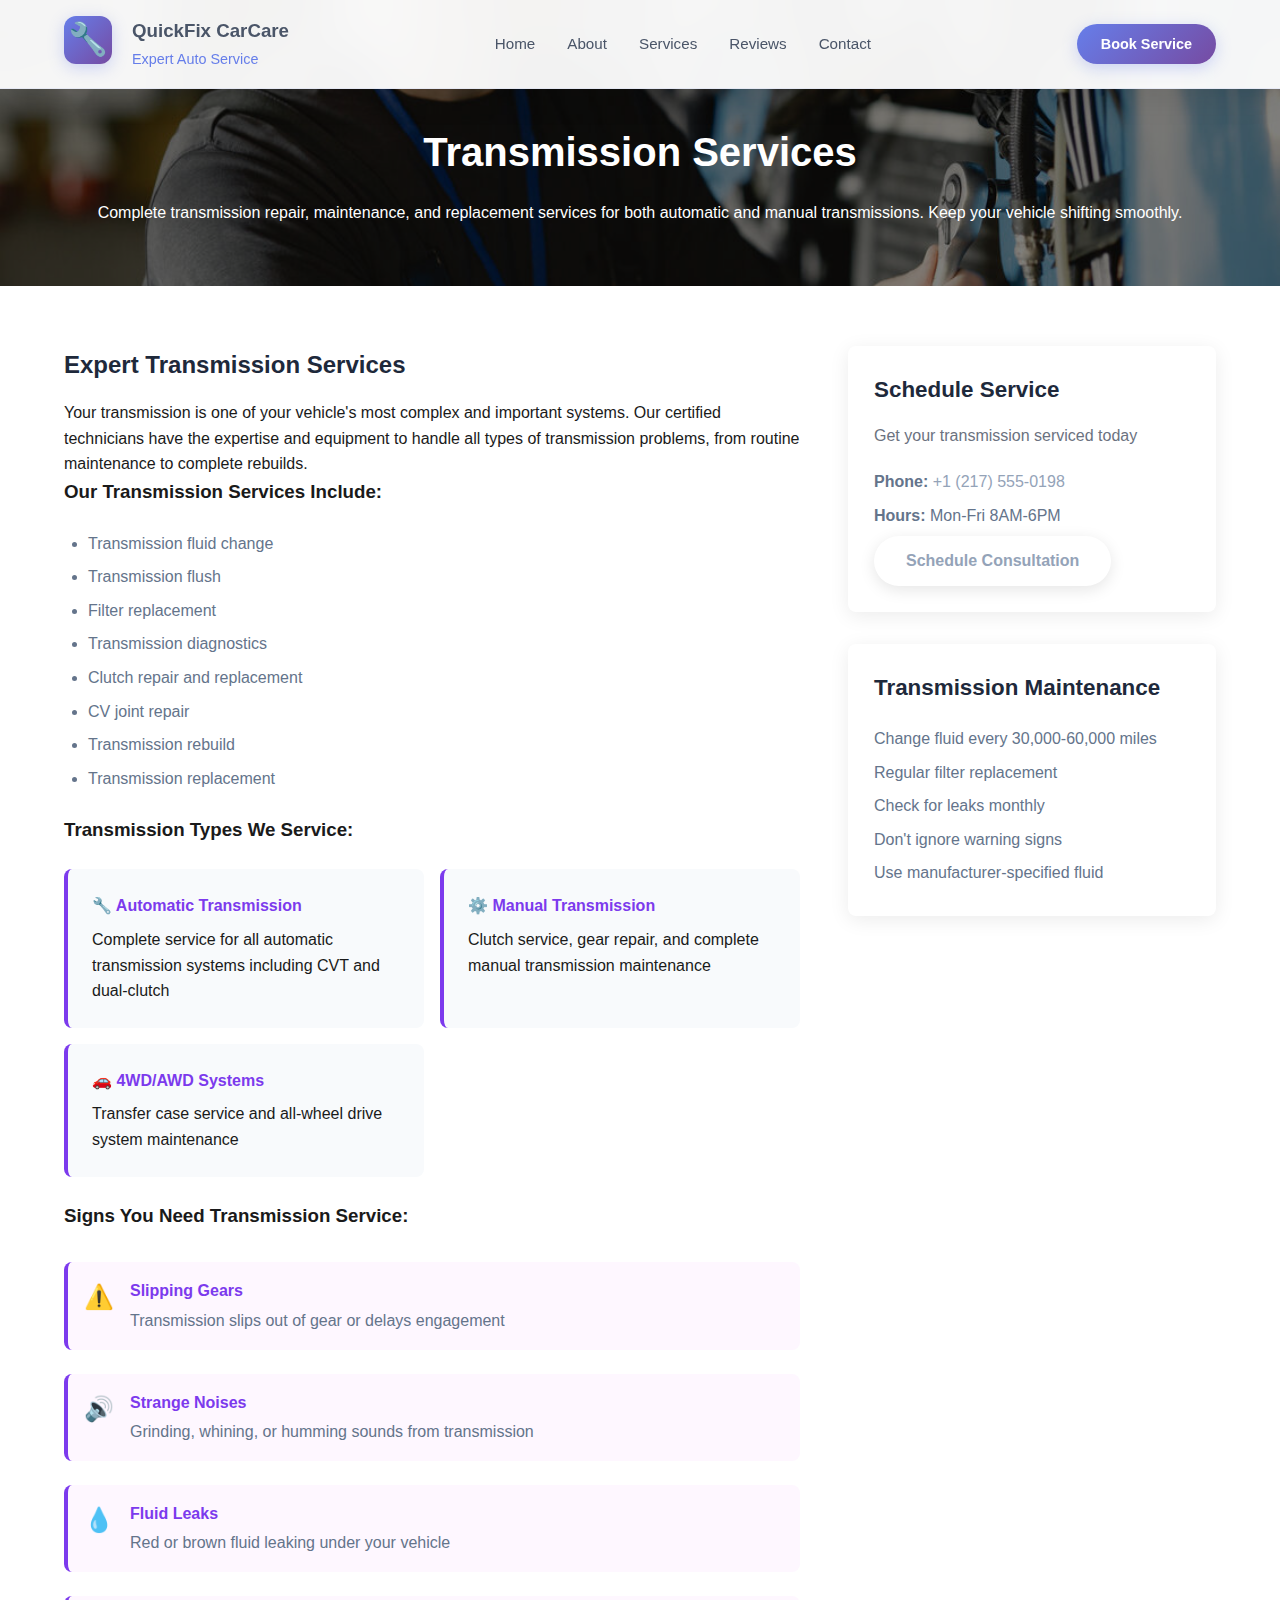
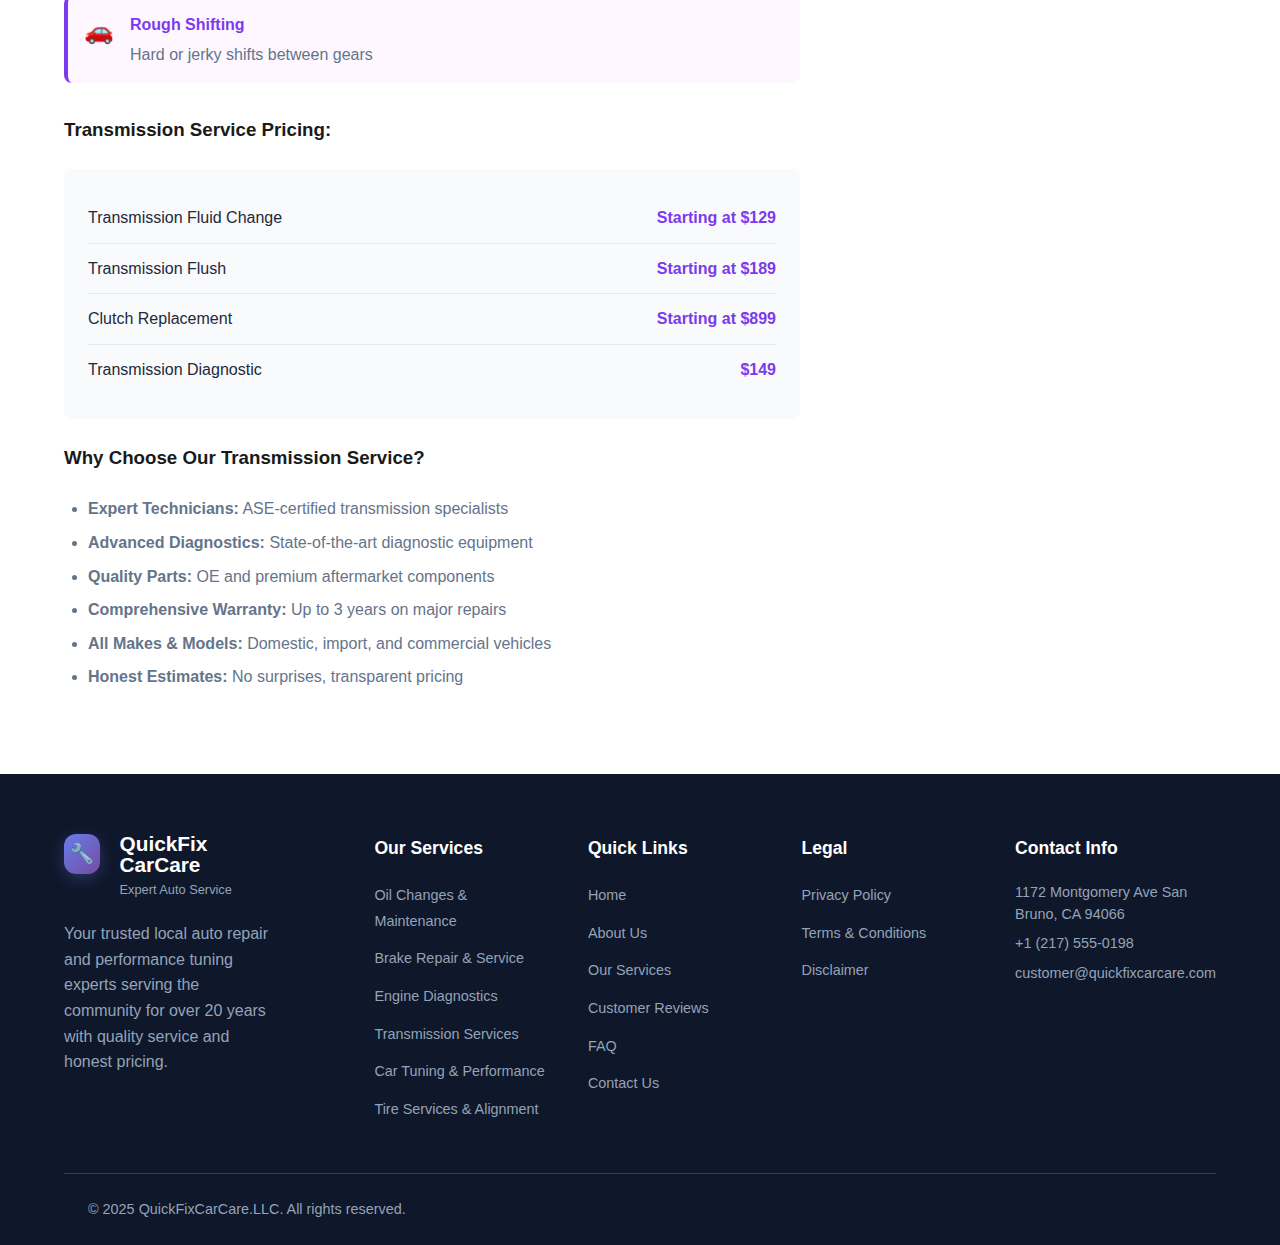
<file: service-transmission.html>
<!DOCTYPE html>
<html lang="en">
<head>
    <meta charset="UTF-8">
    <meta name="viewport" content="width=device-width, initial-scale=1.0">
    <title>QuickFixCarCare - Expert Auto Repair & Performance Tuning</title>
    <meta name="description" content="Professional auto repair and car tuning services. Expert mechanics, quality parts, and exceptional service for all your automotive needs.">
    <meta name="keywords" content="auto repair, car tuning, brake repair, oil change, engine diagnostics, transmission service">
    <link rel="stylesheet" href="styles.css">
    <link rel="shortcut icon" href="uploads/car-repair.png" type="image/x-icon">
</head>
<body>
    <header class="header">
        <div class="container">
            <div class="nav-wrapper">
                <div class="logo">

                     <a href="index.html" style="text-decoration: none; color: #4a5568; display: flex; gap: 20px;">
                            <div class="logo-icon">🔧</div>
                            <div class="logo-text">
                                <h3>QuickFix CarCare</h3>
                                <span>Expert Auto Service</span>
                            </div>
                        </div></a>
                <nav class="nav">
                    <ul class="nav-list">
                        <li><a href="index.html" class="nav-link">Home</a></li>
                        <li><a href="index.html#about" class="nav-link">About</a></li>
                        <li><a href="index.html#services" class="nav-link">Services</a></li>
                        <li><a href="index.html#testimonials" class="nav-link">Reviews</a></li>
                        <li><a href="index.html#contact" class="nav-link">Contact</a></li>
                    </ul>
                </nav>
                <button class="cta-button desktop-only"><a href="index.html#contact" style="color: #fff; text-decoration: none;">Book Service</a></button>
                <button class="mobile-menu-toggle" id="mobile-menu-toggle">
                    <span></span>
                    <span></span>
                    <span></span>
                </button>
            </div>
        </div>
    </header>

    <main>
        <section class="service-hero">
            <div class="container">
                <div class="service-hero-content">
                    <h1>Transmission Services</h1>
                    <p>Complete transmission repair, maintenance, and replacement services for both automatic and manual transmissions. Keep your vehicle shifting smoothly.</p>
                </div>
            </div>
        </section>

        <section class="service-details">
            <div class="container">
                <div class="service-content">
                    <div class="service-info">
                        <h2>Expert Transmission Services</h2>
                        <p>Your transmission is one of your vehicle's most complex and important systems. Our certified technicians have the expertise and equipment to handle all types of transmission problems, from routine maintenance to complete rebuilds.</p>
                        
                        <h3>Our Transmission Services Include:</h3>
                        <ul class="service-list">
                            <li>Transmission fluid change</li>
                            <li>Transmission flush</li>
                            <li>Filter replacement</li>
                            <li>Transmission diagnostics</li>
                            <li>Clutch repair and replacement</li>
                            <li>CV joint repair</li>
                            <li>Transmission rebuild</li>
                            <li>Transmission replacement</li>
                        </ul>

                        <h3>Transmission Types We Service:</h3>
                        <div class="transmission-types">
                            <div class="trans-card">
                                <h4>🔧 Automatic Transmission</h4>
                                <p>Complete service for all automatic transmission systems including CVT and dual-clutch</p>
                            </div>
                            <div class="trans-card">
                                <h4>⚙️ Manual Transmission</h4>
                                <p>Clutch service, gear repair, and complete manual transmission maintenance</p>
                            </div>
                            <div class="trans-card">
                                <h4>🚗 4WD/AWD Systems</h4>
                                <p>Transfer case service and all-wheel drive system maintenance</p>
                            </div>
                        </div>

                        <h3>Signs You Need Transmission Service:</h3>
                        <div class="warning-signs">
                            <div class="warning-item">
                                <span class="warning-icon">⚠️</span>
                                <div>
                                    <strong>Slipping Gears</strong>
                                    <p>Transmission slips out of gear or delays engagement</p>
                                </div>
                            </div>
                            <div class="warning-item">
                                <span class="warning-icon">🔊</span>
                                <div>
                                    <strong>Strange Noises</strong>
                                    <p>Grinding, whining, or humming sounds from transmission</p>
                                </div>
                            </div>
                            <div class="warning-item">
                                <span class="warning-icon">💧</span>
                                <div>
                                    <strong>Fluid Leaks</strong>
                                    <p>Red or brown fluid leaking under your vehicle</p>
                                </div>
                            </div>
                            <div class="warning-item">
                                <span class="warning-icon">🚗</span>
                                <div>
                                    <strong>Rough Shifting</strong>
                                    <p>Hard or jerky shifts between gears</p>
                                </div>
                            </div>
                        </div>

                        <h3>Transmission Service Pricing:</h3>
                        <div class="pricing-table">
                            <div class="price-item">
                                <span class="service-name">Transmission Fluid Change</span>
                                <span class="price">Starting at $129</span>
                            </div>
                            <div class="price-item">
                                <span class="service-name">Transmission Flush</span>
                                <span class="price">Starting at $189</span>
                            </div>
                            <div class="price-item">
                                <span class="service-name">Clutch Replacement</span>
                                <span class="price">Starting at $899</span>
                            </div>
                            <div class="price-item">
                                <span class="service-name">Transmission Diagnostic</span>
                                <span class="price">$149</span>
                            </div>
                        </div>

                        <h3>Why Choose Our Transmission Service?</h3>
                        <ul class="benefits-list">
                            <li><strong>Expert Technicians:</strong> ASE-certified transmission specialists</li>
                            <li><strong>Advanced Diagnostics:</strong> State-of-the-art diagnostic equipment</li>
                            <li><strong>Quality Parts:</strong> OE and premium aftermarket components</li>
                            <li><strong>Comprehensive Warranty:</strong> Up to 3 years on major repairs</li>
                            <li><strong>All Makes & Models:</strong> Domestic, import, and commercial vehicles</li>
                            <li><strong>Honest Estimates:</strong> No surprises, transparent pricing</li>
                        </ul>
                    </div>
                    
                    <div class="service-sidebar">
                        <div class="service-card">
                            <h3>Schedule Service</h3>
                            <p>Get your transmission serviced today</p>
                            <div class="contact-info">
                                <p><strong>Phone:</strong> <a href="tel:+12175550198" style="text-decoration: none; color: #94a3b8;">+1 (217) 555-0198</a></p>
                                <p><strong>Hours:</strong> Mon-Fri 8AM-6PM</p>
                            </div>
                            <button class="btn btn-primary"><a href="index.html#contact" style="text-decoration: none; color: #94a3b8;"> Schedule Consultation </a></button>
                        </div>

                        <div class="service-card">
                            <h3>Transmission Maintenance</h3>
                            <ul>
                                <li>Change fluid every 30,000-60,000 miles</li>
                                <li>Regular filter replacement</li>
                                <li>Check for leaks monthly</li>
                                <li>Don't ignore warning signs</li>
                                <li>Use manufacturer-specified fluid</li>
                            </ul>
                        </div>

                        <div class="service-card">
                            <h3>Transmission Warranty</h3>
                            <p>We stand behind our work with comprehensive warranties:</p>
                            <ul>
                                <li>Fluid Service: 12 months</li>
                                <li>Repairs: 2 years/24k miles</li>
                                <li>Rebuilds: 3 years/36k miles</li>
                                <li>Nationwide coverage</li>
                            </ul>
                        </div>

                        <div class="service-card">
                            <h3>Related Services</h3>
                            <ul>
                                <li><a href="service-engine-diagnostics.html">Engine Diagnostics</a></li>
                                <li><a href="service-oil-change.html">Oil Changes</a></li>
                                <li><a href="service-brake-repair.html">Brake Repair</a></li>
                                <li><a href="service-car-tuning.html">Performance Tuning</a></li>
                            </ul>
                        </div>
                    </div>
                </div>
            </div>
        </section>
    </main>

 <footer class="footer">
        <div class="container">
            <div class="footer-content">
                <div class="footer-main">
                    <div class="footer-brand">
                        <div class="footer-logo">
                            <a href="index.html" style="text-decoration: none; color: #fff; display: flex; gap: 20px;">
                            <div class="logo-icon">🔧</div>
                            <div class="logo-text">
                                <h3>QuickFix CarCare</h3>
                                <span>Expert Auto Service</span>
                            </div>
                        </div></a>
                        <p>Your trusted local auto repair and performance tuning experts serving the community for over 20 years with quality service and honest pricing.</p>
                      
                    </div>
                    
                    <div class="footer-links">
                        <div class="footer-section">
                            <h4>Our Services</h4>
                            <ul>
                                <li><a href="service-oil-change.html">Oil Changes & Maintenance</a></li>
                                <li><a href="service-brake-repair.html">Brake Repair & Service</a></li>
                                <li><a href="service-engine-diagnostics.html">Engine Diagnostics</a></li>
                                <li><a href="service-transmission.html">Transmission Services</a></li>
                                <li><a href="service-car-tuning.html">Car Tuning & Performance</a></li>
                                <li><a href="service-tire-alignment.html">Tire Services & Alignment</a></li>
                            </ul>
                        </div>
                        
                        <div class="footer-section">
                            <h4>Quick Links</h4>
                            <ul>
                                  <li><a href="index.html">Home</a></li>
                                <li><a href="index.html#about">About Us</a></li>
                                <li><a href="index.html#services">Our Services</a></li>
                                <li><a href="index.html#testimonials">Customer Reviews</a></li>
                                <li><a href="index.html#faq">FAQ</a></li>
                                <li><a href="index.html#contact">Contact Us</a></li>
                            </ul>
                        </div>
                        
                        <div class="footer-section">
                            <h4>Legal</h4>
                            <ul>
                                <li><a href="privacy.html">Privacy Policy</a></li>
                                <li><a href="terms.html">Terms & Conditions</a></li>
                                <li><a href="disclaimer.html">Disclaimer</a></li>
                            </ul>
                        </div>
                        
                        <div class="footer-section">
                            <h4>Contact Info</h4>
                            <div class="contact-details">
                                <p>1172 Montgomery Ave San Bruno, CA 94066</p>
                               <p><a href="tel:+12175550198" style="text-decoration: none; color: #94a3b8;">+1 (217) 555-0198</a></p>
<p><a href="mailto:customer@quickfixcarcare.com" style="text-decoration: none; color: #94a3b8;">customer@quickfixcarcare.com</a></p>

                            </div>
                        </div>
                    </div>
                </div>
            </div>
            <div class="footer-bottom">
                <div class="container">
                    <div class="footer-bottom-content">
                      <p>&copy; 2025 <a href="https://quickfixcarcare.com" style="text-decoration: none; color: #94a3b8; ">QuickFixCarCare.LLC</a>. All rights reserved.</p>

                        
                    </div>
                </div>
            </div>
        </div>
    </footer>

    <script src="script.js"></script>
    <style>
.service-hero {
    position: relative;
    padding: 120px 0 60px;
    background-image: url("uploads/Transmission Services.jpg");
    background-position: center;
    background-repeat: no-repeat;
    background-size: cover;
    color: white;
    text-align: center;
    z-index: 1;
    overflow: hidden;
}

.service-hero::before {
    content: "";
    position: absolute;
    top: 0; left: 0; right: 0; bottom: 0;
    background: rgba(0, 0, 0, 0.5); /* Overlay color & opacity */
    z-index: 0;
}

.service-hero > * {
    position: relative;
    z-index: 2;
}

        
        .service-hero-content h1 {
            font-size: 2.5rem;
            margin-bottom: 1rem;
        }
        
        .service-details {
            padding: 60px 0;
        }
        
        .service-content {
            display: grid;
            grid-template-columns: 2fr 1fr;
            gap: 3rem;
        }
        
        .service-info h2 {
            color: #1e293b;
            margin-bottom: 1rem;
        }
        
        .service-list, .benefits-list {
            margin: 1.5rem 0;
            padding-left: 1.5rem;
        }
        
        .service-list li, .benefits-list li {
            margin-bottom: 0.5rem;
            color: #64748b;
        }
        
        .transmission-types {
            display: grid;
            grid-template-columns: repeat(auto-fit, minmax(250px, 1fr));
            gap: 1rem;
            margin: 1.5rem 0;
        }
        
        .trans-card {
            background: #f8fafc;
            padding: 1.5rem;
            border-radius: 8px;
            border-left: 4px solid #7c3aed;
        }
        
        .trans-card h4 {
            color: #7c3aed;
            margin-bottom: 0.5rem;
        }
        
        .warning-signs {
            margin: 2rem 0;
        }
        
        .warning-item {
            display: flex;
            align-items: flex-start;
            gap: 1rem;
            margin-bottom: 1.5rem;
            padding: 1rem;
            background: #fef7ff;
            border-radius: 8px;
            border-left: 4px solid #7c3aed;
        }
        
        .warning-icon {
            font-size: 1.5rem;
            flex-shrink: 0;
        }
        
        .warning-item strong {
            color: #7c3aed;
            display: block;
            margin-bottom: 0.25rem;
        }
        
        .warning-item p {
            color: #64748b;
            margin: 0;
        }
        
        .pricing-table {
            background: #f8fafc;
            border-radius: 8px;
            padding: 1.5rem;
            margin: 1.5rem 0;
        }
        
        .price-item {
            display: flex;
            justify-content: space-between;
            padding: 0.75rem 0;
            border-bottom: 1px solid #e2e8f0;
        }
        
        .price-item:last-child {
            border-bottom: none;
        }
        
        .service-name {
            font-weight: 500;
            color: #1e293b;
        }
        
        .price {
            font-weight: 600;
            color: #7c3aed;
        }
        
        .service-sidebar {
            display: flex;
            flex-direction: column;
            gap: 2rem;
        }
        
        .service-card {
            background: white;
            padding: 1.5rem;
            border-radius: 8px;
            box-shadow: 0 4px 20px rgba(0,0,0,0.08);
        }
        
        .service-card h3 {
            color: #1e293b;
            margin-bottom: 1rem;
        }
        
        .service-card ul {
            list-style: none;
            padding: 0;
        }
        
        .service-card ul li {
            padding: 0.25rem 0;
            color: #64748b;
        }
        
        .service-card ul li a {
            color: #7c3aed;
            text-decoration: none;
        }
        
        .contact-info p {
            margin-bottom: 0.5rem;
            color: #64748b;
        }
        
        @media (max-width: 768px) {
            .service-content {
                grid-template-columns: 1fr;
            }
            
            .transmission-types {
                grid-template-columns: 1fr;
            }
            
            .service-hero-content h1 {
                font-size: 2rem;
            }
        }
    </style>
</body>
</html>
</file>
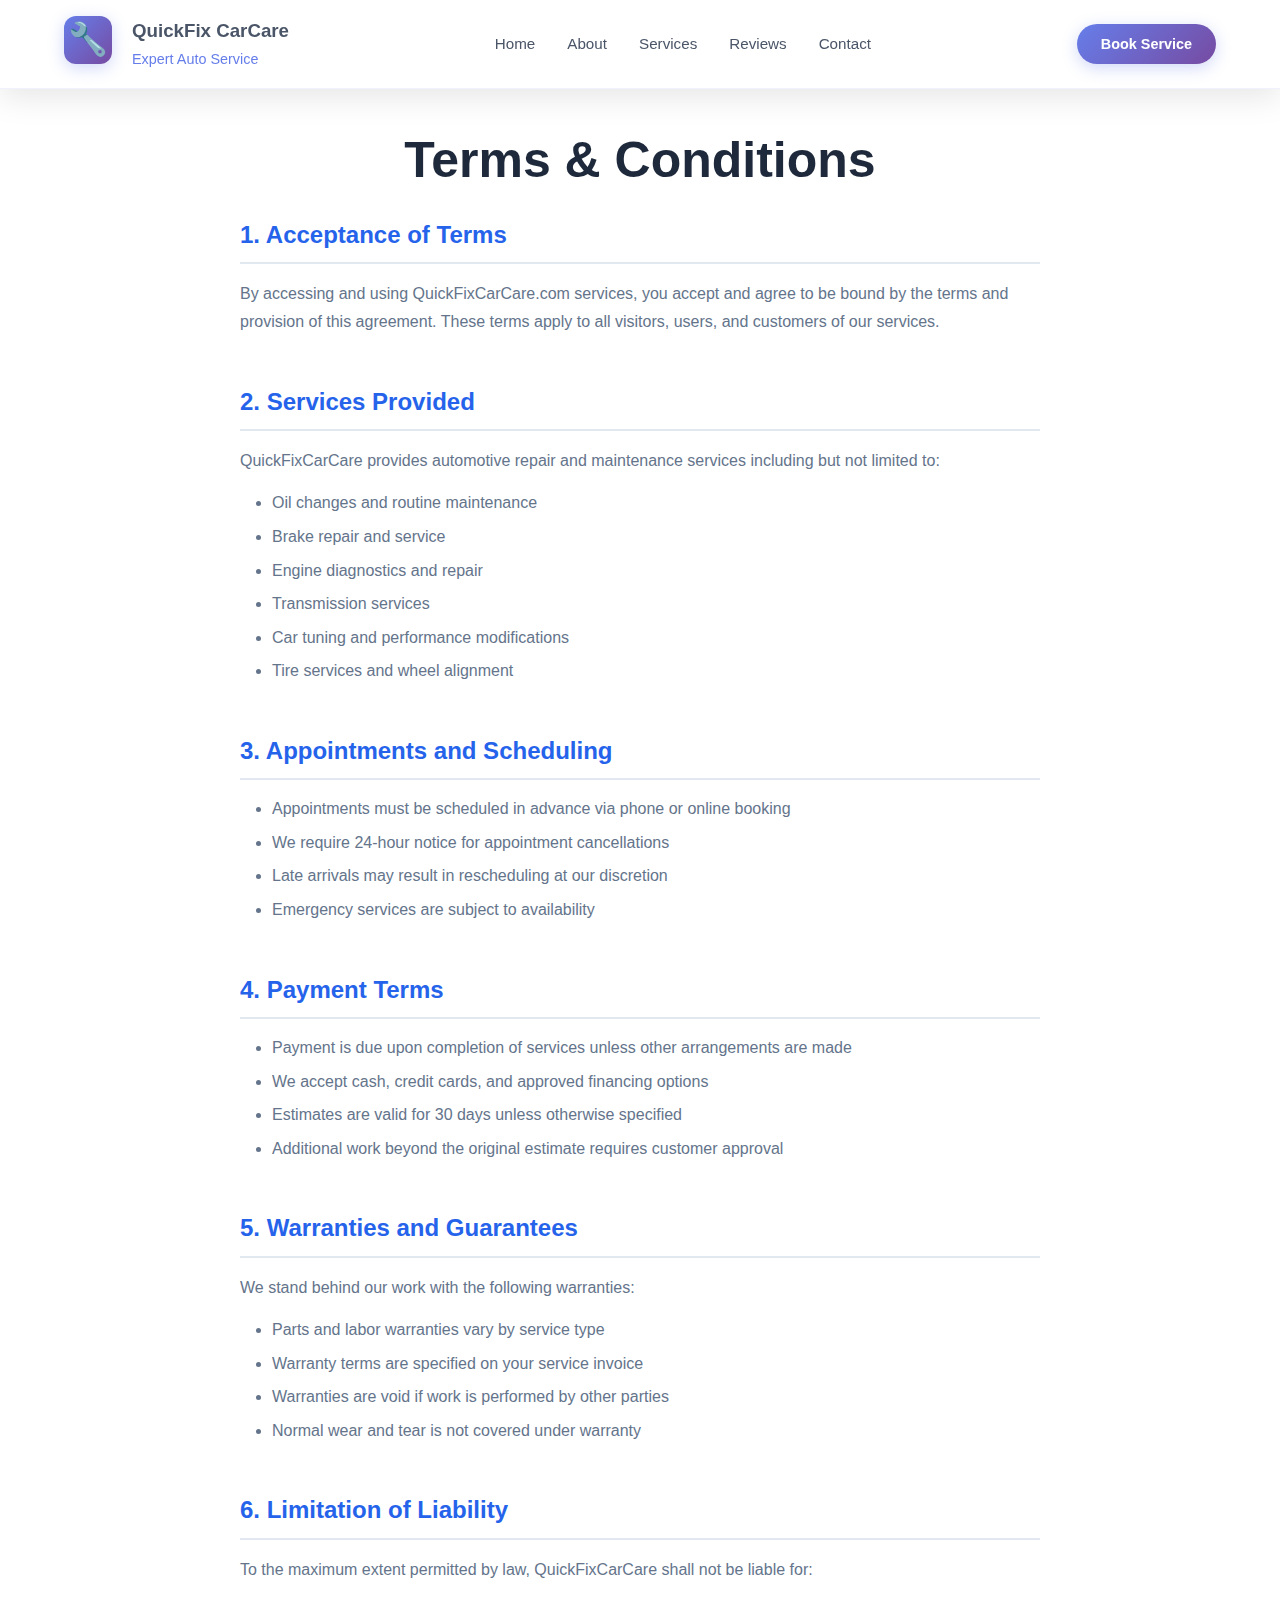
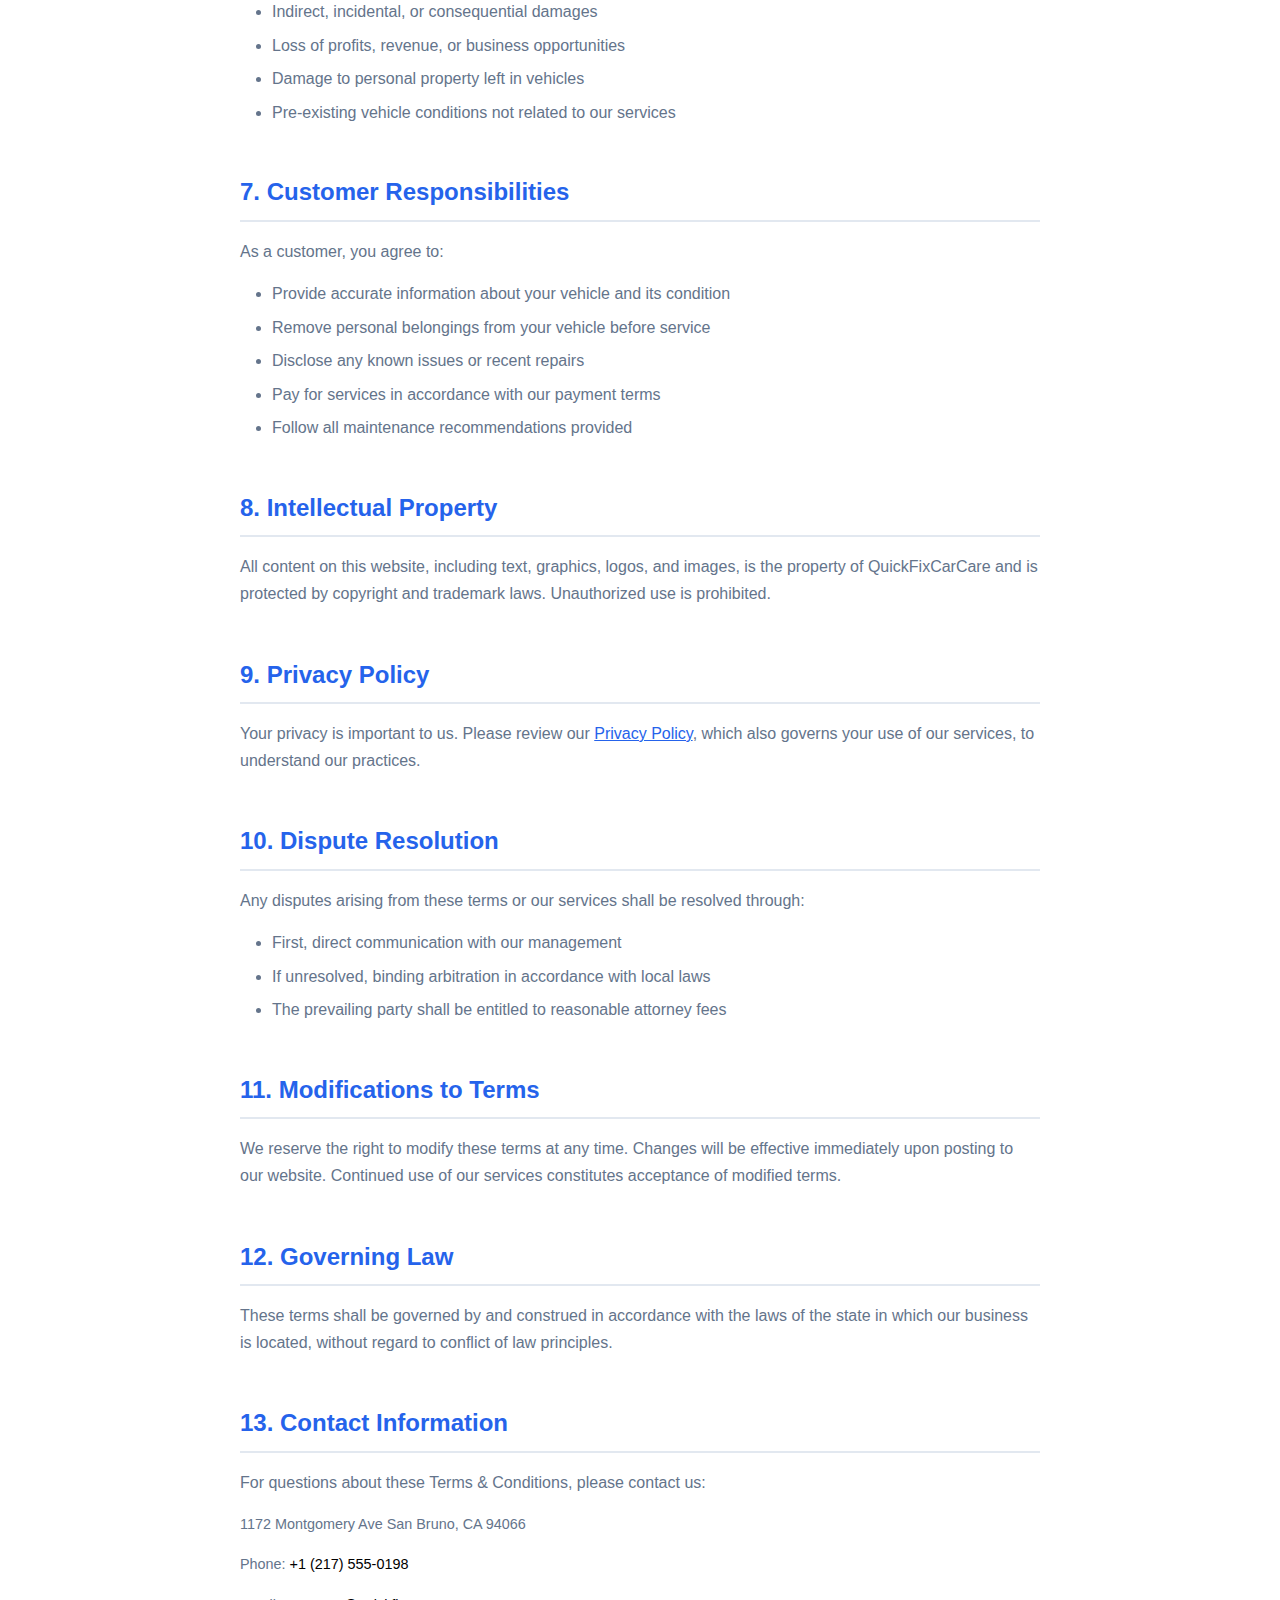
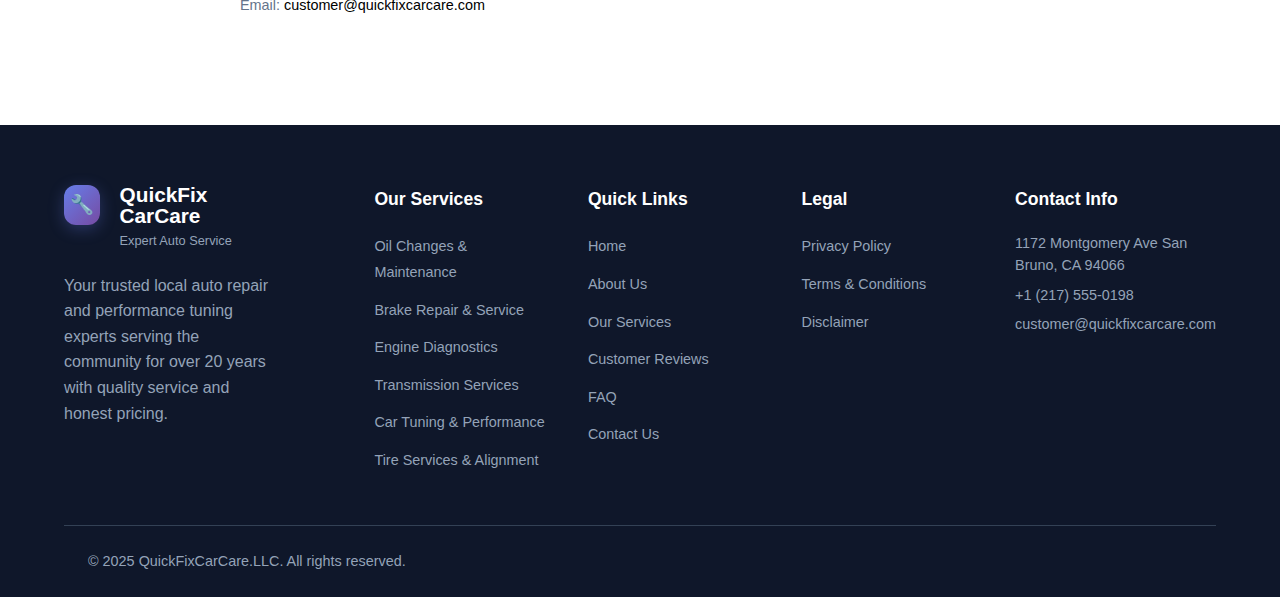
<file: terms.html>
<!DOCTYPE html>
<html lang="en">
<head>
    <meta charset="UTF-8">
    <meta name="viewport" content="width=device-width, initial-scale=1.0">
    <title>QuickFixCarCare - Expert Auto Repair & Performance Tuning</title>
    <meta name="description" content="Professional auto repair and car tuning services. Expert mechanics, quality parts, and exceptional service for all your automotive needs.">
    <meta name="keywords" content="auto repair, car tuning, brake repair, oil change, engine diagnostics, transmission service">
    <link rel="stylesheet" href="styles.css">
    <link rel="shortcut icon" href="uploads/car-repair.png" type="image/x-icon">
</head>
<body>
    <header class="header">
        <div class="container">
            <div class="nav-wrapper">
                <div class="logo">

                     <a href="index.html" style="text-decoration: none; color: #4a5568; display: flex; gap: 20px;">
                            <div class="logo-icon">🔧</div>
                            <div class="logo-text">
                                <h3>QuickFix CarCare</h3>
                                <span>Expert Auto Service</span>
                            </div>
                        </div></a>
                <nav class="nav">
                    <ul class="nav-list">
                        <li><a href="index.html" class="nav-link">Home</a></li>
                        <li><a href="index.html#about" class="nav-link">About</a></li>
                        <li><a href="index.html#services" class="nav-link">Services</a></li>
                        <li><a href="index.html#testimonials" class="nav-link">Reviews</a></li>
                        <li><a href="index.html#contact" class="nav-link">Contact</a></li>
                    </ul>
                </nav>
                <button class="cta-button desktop-only"><a href="index.html#contact" style="color: #fff; text-decoration: none;">Book Service</a></button>
                <button class="mobile-menu-toggle" id="mobile-menu-toggle">
                    <span></span>
                    <span></span>
                    <span></span>
                </button>
            </div>
        </div>
    </header>

    <main>
        <section class="legal-content">
            <div class="container">
                <div class="content-wrapper">
                    <h1 style="text-align: center; font-size: 50px;">Terms & Conditions</h1>
                    

                    <div class="legal-section">
                        <h2>1. Acceptance of Terms</h2>
                        <p>By accessing and using QuickFixCarCare.com services, you accept and agree to be bound by the terms and provision of this agreement. These terms apply to all visitors, users, and customers of our services.</p>
                    </div>

                    <div class="legal-section">
                        <h2>2. Services Provided</h2>
                        <p>QuickFixCarCare provides automotive repair and maintenance services including but not limited to:</p>
                        <ul>
                            <li>Oil changes and routine maintenance</li>
                            <li>Brake repair and service</li>
                            <li>Engine diagnostics and repair</li>
                            <li>Transmission services</li>
                            <li>Car tuning and performance modifications</li>
                            <li>Tire services and wheel alignment</li>
                        </ul>
                    </div>

                    <div class="legal-section">
                        <h2>3. Appointments and Scheduling</h2>
                        <ul>
                            <li>Appointments must be scheduled in advance via phone or online booking</li>
                            <li>We require 24-hour notice for appointment cancellations</li>
                            <li>Late arrivals may result in rescheduling at our discretion</li>
                            <li>Emergency services are subject to availability</li>
                        </ul>
                    </div>

                    <div class="legal-section">
                        <h2>4. Payment Terms</h2>
                        <ul>
                            <li>Payment is due upon completion of services unless other arrangements are made</li>
                            <li>We accept cash, credit cards, and approved financing options</li>
                            <li>Estimates are valid for 30 days unless otherwise specified</li>
                            <li>Additional work beyond the original estimate requires customer approval</li>
                        </ul>
                    </div>

                    <div class="legal-section">
                        <h2>5. Warranties and Guarantees</h2>
                        <p>We stand behind our work with the following warranties:</p>
                        <ul>
                            <li>Parts and labor warranties vary by service type</li>
                            <li>Warranty terms are specified on your service invoice</li>
                            <li>Warranties are void if work is performed by other parties</li>
                            <li>Normal wear and tear is not covered under warranty</li>
                        </ul>
                    </div>

                    <div class="legal-section">
                        <h2>6. Limitation of Liability</h2>
                        <p>To the maximum extent permitted by law, QuickFixCarCare shall not be liable for:</p>
                        <ul>
                            <li>Indirect, incidental, or consequential damages</li>
                            <li>Loss of profits, revenue, or business opportunities</li>
                            <li>Damage to personal property left in vehicles</li>
                            <li>Pre-existing vehicle conditions not related to our services</li>
                        </ul>
                    </div>

                    <div class="legal-section">
                        <h2>7. Customer Responsibilities</h2>
                        <p>As a customer, you agree to:</p>
                        <ul>
                            <li>Provide accurate information about your vehicle and its condition</li>
                            <li>Remove personal belongings from your vehicle before service</li>
                            <li>Disclose any known issues or recent repairs</li>
                            <li>Pay for services in accordance with our payment terms</li>
                            <li>Follow all maintenance recommendations provided</li>
                        </ul>
                    </div>

                    <div class="legal-section">
                        <h2>8. Intellectual Property</h2>
                        <p>All content on this website, including text, graphics, logos, and images, is the property of QuickFixCarCare and is protected by copyright and trademark laws. Unauthorized use is prohibited.</p>
                    </div>

                    <div class="legal-section">
                        <h2>9. Privacy Policy</h2>
                        <p>Your privacy is important to us. Please review our <a href="privacy.html">Privacy Policy</a>, which also governs your use of our services, to understand our practices.</p>
                    </div>

                    <div class="legal-section">
                        <h2>10. Dispute Resolution</h2>
                        <p>Any disputes arising from these terms or our services shall be resolved through:</p>
                        <ul>
                            <li>First, direct communication with our management</li>
                            <li>If unresolved, binding arbitration in accordance with local laws</li>
                            <li>The prevailing party shall be entitled to reasonable attorney fees</li>
                        </ul>
                    </div>

                    <div class="legal-section">
                        <h2>11. Modifications to Terms</h2>
                        <p>We reserve the right to modify these terms at any time. Changes will be effective immediately upon posting to our website. Continued use of our services constitutes acceptance of modified terms.</p>
                    </div>

                    <div class="legal-section">
                        <h2>12. Governing Law</h2>
                        <p>These terms shall be governed by and construed in accordance with the laws of the state in which our business is located, without regard to conflict of law principles.</p>
                    </div>

                    <div class="legal-section">
                        <h2>13. Contact Information</h2>
                        <p>For questions about these Terms & Conditions, please contact us:</p>
                        <div class="contact-details">
                            
                           <p>1172 Montgomery Ave San Bruno, CA 94066</p>
<p>Phone: <a href="tel:+12175550198" style="text-decoration: none; color: #000;">+1 (217) 555-0198</a></p>
<p>Email: <a href="mailto:customer@quickfixcarcare.com" style="text-decoration: none; color: #000;">customer@quickfixcarcare.com</a></p>

                        </div>
                    </div>
                </div>
            </div>
        </section>
    </main>

   <footer class="footer">
        <div class="container">
            <div class="footer-content">
                <div class="footer-main">
                    <div class="footer-brand">
                        <div class="footer-logo">
                            <a href="index.html" style="text-decoration: none; color: #fff; display: flex; gap: 20px;">
                            <div class="logo-icon">🔧</div>
                            <div class="logo-text">
                                <h3>QuickFix CarCare</h3>
                                <span>Expert Auto Service</span>
                            </div>
                        </div></a>
                        <p>Your trusted local auto repair and performance tuning experts serving the community for over 20 years with quality service and honest pricing.</p>
                      
                    </div>
                    
                    <div class="footer-links">
                        <div class="footer-section">
                            <h4>Our Services</h4>
                            <ul>
                                <li><a href="service-oil-change.html">Oil Changes & Maintenance</a></li>
                                <li><a href="service-brake-repair.html">Brake Repair & Service</a></li>
                                <li><a href="service-engine-diagnostics.html">Engine Diagnostics</a></li>
                                <li><a href="service-transmission.html">Transmission Services</a></li>
                                <li><a href="service-car-tuning.html">Car Tuning & Performance</a></li>
                                <li><a href="service-tire-alignment.html">Tire Services & Alignment</a></li>
                            </ul>
                        </div>
                        
                        <div class="footer-section">
                            <h4>Quick Links</h4>
                            <ul>
                                  <li><a href="index.html">Home</a></li>
                                <li><a href="index.html#about">About Us</a></li>
                                <li><a href="index.html#services">Our Services</a></li>
                                <li><a href="index.html#testimonials">Customer Reviews</a></li>
                                <li><a href="index.html#faq">FAQ</a></li>
                                <li><a href="index.html#contact">Contact Us</a></li>
                            </ul>
                        </div>
                        
                        <div class="footer-section">
                            <h4>Legal</h4>
                            <ul>
                                <li><a href="privacy.html">Privacy Policy</a></li>
                                <li><a href="terms.html">Terms & Conditions</a></li>
                                <li><a href="disclaimer.html">Disclaimer</a></li>
                            </ul>
                        </div>
                        
                        <div class="footer-section">
                            <h4>Contact Info</h4>
                            <div class="contact-details">
                                <p>1172 Montgomery Ave San Bruno, CA 94066</p>
                               <p><a href="tel:+12175550198" style="text-decoration: none; color: #94a3b8;">+1 (217) 555-0198</a></p>
<p><a href="mailto:customer@quickfixcarcare.com" style="text-decoration: none; color: #94a3b8;">customer@quickfixcarcare.com</a></p>

                            </div>
                        </div>
                    </div>
                </div>
            </div>
            <div class="footer-bottom">
                <div class="container">
                    <div class="footer-bottom-content">
                      <p>&copy; 2025 <a href="https://quickfixcarcare.com" style="text-decoration: none; color: #94a3b8; ">QuickFixCarCare.LLC</a>. All rights reserved.</p>

                        
                    </div>
                </div>
            </div>
        </div>
    </footer>

    <script src="script.js"></script>
    <style>
        .legal-content {
            padding: 120px 0 60px;
        }
        
        .content-wrapper {
            max-width: 800px;
            margin: 0 auto;
        }
        
        .legal-content h1 {
            color: #1e293b;
            font-size: 2.5rem;
            margin-bottom: 1rem;
        }
        
        .last-updated {
            color: #64748b;
            font-style: italic;
            margin-bottom: 3rem;
        }
        
        .legal-section {
            margin-bottom: 3rem;
        }
        
        .legal-section h2 {
            color: #2563eb;
            font-size: 1.5rem;
            margin-bottom: 1rem;
            border-bottom: 2px solid #e2e8f0;
            padding-bottom: 0.5rem;
        }
        
        .legal-section p {
            color: #64748b;
            line-height: 1.7;
            margin-bottom: 1rem;
        }
        
        .legal-section ul {
            margin: 1rem 0;
            padding-left: 2rem;
        }
        
        .legal-section ul li {
            color: #64748b;
            margin-bottom: 0.5rem;
        }
        
        .legal-section a {
            color: #2563eb;
            text-decoration: underline;
        }
        
      
        
        @media (max-width: 768px) {
            .legal-content {
                padding: 100px 0 40px;
            }
            
            .legal-content h1 {
                font-size: 2rem;
            }
            
            .legal-section h2 {
                font-size: 1.3rem;
            }
        }
    </style>
</body>
</html>
</file>
<file: styles.css>
/* Reset and Base Styles */
* {
    margin: 0;
    padding: 0;
    box-sizing: border-box;
}

body {
    font-family: 'Inter', -apple-system, BlinkMacSystemFont, 'Segoe UI', Roboto, sans-serif;
    line-height: 1.6;
    color: #1a1a1a;
    background: linear-gradient(135deg, #667eea 0%, #764ba2 100%);
    min-height: 100vh;
}

.container {
    max-width: 1200px;
    margin: 0 auto;
    padding: 0 24px;
}

/* Header Styles */
.header {
    background: rgba(255, 255, 255, 0.95);
    backdrop-filter: blur(20px);
    border-bottom: 1px solid rgba(102, 126, 234, 0.1);
    position: fixed;
    top: 0;
    left: 0;
    right: 0;
    z-index: 1000;
    box-shadow: 0 8px 32px rgba(0, 0, 0, 0.1);
}

.nav-wrapper {
    display: flex;
    justify-content: space-between;
    align-items: center;
    padding: 16px 0;
}

.logo {
    display: flex;
    align-items: center;
    gap: 12px;
}

.logo-icon {
    font-size: 2rem;
    background: linear-gradient(135deg, #667eea 0%, #764ba2 100%);
    width: 48px;
    height: 48px;
    border-radius: 12px;
    display: flex;
    align-items: center;
    justify-content: center;
    box-shadow: 0 4px 16px rgba(102, 126, 234, 0.3);
}

.logo-text h1 {
    font-size: 1.5rem;
    font-weight: 700;
    color: #1a1a1a;
    line-height: 1;
}

.logo-text span {
    font-size: 0.9rem;
    color: #667eea;
    font-weight: 500;
}

.nav-list {
    display: flex;
    list-style: none;
    gap: 32px;
}

.nav-link {
    text-decoration: none;
    color: #4a5568;
    font-weight: 500;
    font-size: 0.95rem;
    transition: all 0.3s ease;
    position: relative;
}

.nav-link:hover {
    color: #667eea;
}

.nav-link::after {
    content: '';
    position: absolute;
    bottom: -4px;
    left: 0;
    width: 0;
    height: 2px;
    background: linear-gradient(135deg, #667eea 0%, #764ba2 100%);
    transition: width 0.3s ease;
}

.nav-link:hover::after {
    width: 100%;
}

.cta-button {
    background: linear-gradient(135deg, #667eea 0%, #764ba2 100%);
    color: white;
    border: none;
    padding: 12px 24px;
    border-radius: 25px;
    font-weight: 600;
    font-size: 0.9rem;
    cursor: pointer;
    transition: all 0.3s ease;
    box-shadow: 0 4px 16px rgba(102, 126, 234, 0.3);
}

.cta-button:hover {
    transform: translateY(-2px);
    box-shadow: 0 8px 24px rgba(102, 126, 234, 0.4);
}

.mobile-menu-toggle {
    display: none;
    flex-direction: column;
    gap: 4px;
    background: none;
    border: none;
    cursor: pointer;
    padding: 8px;
}

.mobile-menu-toggle span {
    width: 24px;
    height: 3px;
    background: #4a5568;
    border-radius: 2px;
    transition: all 0.3s ease;
}

/* Hero Section */
.hero {
    padding: 120px 0 80px;
    position: relative;
    overflow: hidden;
}

.hero-background {
    position: absolute;
    top: 0;
    left: 0;
    right: 0;
    bottom: 0;
    background-image: url("uploads/heross-img.jpg");
    background-position: center;
    background-repeat: no-repeat;
    background-size: cover;
    /* background: linear-gradient(135deg, #667eea 0%, #764ba2 100%); */
    opacity: 0.95;
}

.hero-content {
    position: relative;
    z-index: 2;
    display: grid;
    grid-template-columns: 1fr 1fr;
    gap: 60px;
    align-items: center;
}

.hero-badge {
    display: inline-block;
    background: rgba(255, 255, 255, 0.2);
    color: white;
    padding: 8px 16px;
    border-radius: 20px;
    font-size: 0.85rem;
    font-weight: 600;
    margin-bottom: 24px;
    backdrop-filter: blur(10px);
    border: 1px solid rgba(255, 255, 255, 0.3);
}

.hero-title {
    font-size: 3.5rem;
    font-weight: 800;
    color: white;
    margin-bottom: 24px;
    line-height: 1.1;
    text-shadow: 0 4px 16px rgba(0, 0, 0, 0.2);
}

.hero-description {
    font-size: 1.2rem;
    color: rgba(255, 255, 255, 0.9);
    margin-bottom: 32px;
    line-height: 1.6;
}

.hero-stats {
    display: flex;
    gap: 32px;
    margin-bottom: 40px;
}

.stat-item {
    text-align: center;
}

.stat-number {
    display: block;
    font-size: 2rem;
    font-weight: 700;
    color: white;
    text-shadow: 0 2px 8px rgba(0, 0, 0, 0.2);
}

.stat-label {
    font-size: 0.9rem;
    color: rgba(255, 255, 255, 0.8);
    font-weight: 500;
}

.hero-buttons {
    display: flex;
    gap: 16px;
}

.btn {
    padding: 16px 32px;
    border-radius: 25px;
    font-weight: 600;
    font-size: 1rem;
    text-decoration: none;
    border: none;
    cursor: pointer;
    transition: all 0.3s ease;
    display: inline-flex;
    align-items: center;
    justify-content: center;
}

.btn-primary {
    background: white;
    color: #667eea;
    box-shadow: 0 4px 16px rgba(0, 0, 0, 0.1);
}

.btn-primary:hover {
    transform: translateY(-2px);
    box-shadow: 0 8px 24px rgba(0, 0, 0, 0.15);
}

.btn-outline {
    background: transparent;
    color: white;
    border: 2px solid rgba(255, 255, 255, 0.5);
    backdrop-filter: blur(10px);
}

.btn-outline:hover {
    background: rgba(255, 255, 255, 0.1);
    border-color: white;
}

.hero-visual {
    display: flex;
    flex-direction: column;
    gap: 20px;
}

.hero-card {
    background: rgba(255, 255, 255, 0.15);
    backdrop-filter: blur(20px);
    border: 1px solid rgba(255, 255, 255, 0.2);
    border-radius: 16px;
    padding: 24px;
    color: white;
    transition: all 0.3s ease;
}

.hero-card:hover {
    transform: translateX(8px);
    background: rgba(255, 255, 255, 0.2);
}

.card-header {
    display: flex;
    align-items: center;
    gap: 12px;
    margin-bottom: 8px;
}

.card-icon {
    font-size: 1.5rem;
}

.card-title {
    font-weight: 600;
    font-size: 1.1rem;
}

/* Section Styles */
section {
    padding: 80px 0;
    background: white;
    position: relative;
}

.section-header {
    text-align: center;
    margin-bottom: 60px;
    max-width: 600px;
    margin-left: auto;
    margin-right: auto;
}

.section-tag {
    display: inline-block;
    background: linear-gradient(135deg, #667eea 0%, #764ba2 100%);
    color: white;
    padding: 6px 16px;
    border-radius: 20px;
    font-size: 0.85rem;
    font-weight: 600;
    margin-bottom: 16px;
    text-transform: uppercase;
    letter-spacing: 0.5px;
}

.section-header h2 {
    font-size: 2.5rem;
    font-weight: 700;
    color: #1a1a1a;
    margin-bottom: 16px;
    line-height: 1.2;
}

.section-header p {
    font-size: 1.1rem;
    color: #6b7280;
    line-height: 1.6;
}

/* About Section */
.about {
    background: linear-gradient(135deg, #f8fafc 0%, #e2e8f0 100%);
}

.about-layout {
    display: grid;
    grid-template-columns: 1fr 1fr;
    gap: 60px;
    align-items: center;
}

.about-image {
    position: relative;
}

.image-placeholder {
    background: linear-gradient(135deg, #667eea 0%, #764ba2 100%);
    height: 400px;
    border-radius: 20px;
    display: flex;
    flex-direction: column;
    align-items: center;
    justify-content: center;
    color: white;
    font-size: 1.2rem;
    font-weight: 600;
    box-shadow: 0 20px 40px rgba(102, 126, 234, 0.3);
}

.placeholder-icon {
    font-size: 4rem;
    margin-bottom: 16px;
}

.about-highlights {
    position: absolute;
    bottom: -20px;
    left: 20px;
    right: 20px;
    background: white;
    border-radius: 16px;
    padding: 20px;
    box-shadow: 0 8px 32px rgba(0, 0, 0, 0.1);
}

.highlight-item {
    display: flex;
    align-items: center;
    gap: 12px;
    margin-bottom: 8px;
    font-size: 0.9rem;
    font-weight: 500;
    color: #4a5568;
}

.highlight-item:last-child {
    margin-bottom: 0;
}

.highlight-icon {
    color: #10b981;
    font-weight: bold;
}

.about-content h2 {
    font-size: 2.2rem;
    font-weight: 700;
    color: #1a1a1a;
    margin-bottom: 20px;
    line-height: 1.2;
}

.about-lead {
    font-size: 1.2rem;
    color: #667eea;
    font-weight: 600;
    margin-bottom: 20px;
    line-height: 1.5;
}

.about-content p {
    color: #6b7280;
    margin-bottom: 32px;
    line-height: 1.7;
    font-size: 1rem;
}

.feature-grid {
    display: grid;
    grid-template-columns: repeat(2, 1fr);
    gap: 24px;
}

.feature-item {
    text-align: center;
    padding: 20px;
    background: white;
    border-radius: 12px;
    box-shadow: 0 4px 16px rgba(0, 0, 0, 0.05);
    transition: all 0.3s ease;
}

.feature-item:hover {
    transform: translateY(-4px);
    box-shadow: 0 8px 24px rgba(0, 0, 0, 0.1);
}

.feature-number {
    display: block;
    font-size: 1.8rem;
    font-weight: 700;
    color: #667eea;
    margin-bottom: 4px;
}

.feature-text {
    font-size: 0.9rem;
    color: #6b7280;
    font-weight: 500;
}

/* Services Section */
.services {
    background: white;
}

.services-grid {
    display: grid;
    grid-template-columns: repeat(auto-fit, minmax(350px, 1fr));
    gap: 32px;
}

.service-card {
    background: white;
    border-radius: 20px;
    padding: 32px;
    box-shadow: 0 8px 32px rgba(0, 0, 0, 0.08);
    transition: all 0.3s ease;
    position: relative;
    border: 2px solid transparent;
}

.service-card:hover {
    transform: translateY(-8px);
    box-shadow: 0 16px 48px rgba(102, 126, 234, 0.15);
    border-color: rgba(102, 126, 234, 0.2);
}

.service-card.featured {
    border-color: #667eea;
    transform: scale(1.02);
}

.service-badge {
    position: absolute;
    top: -12px;
    left: 50%;
    transform: translateX(-50%);
    background: linear-gradient(135deg, #f59e0b 0%, #d97706 100%);
    color: white;
    padding: 6px 16px;
    border-radius: 20px;
    font-size: 0.8rem;
    font-weight: 600;
    text-transform: uppercase;
    letter-spacing: 0.5px;
}

.service-icon {
    width: 80px;
    height: 80px;
    background: linear-gradient(135deg, #667eea 0%, #764ba2 100%);
    border-radius: 20px;
    display: flex;
    align-items: center;
    justify-content: center;
    margin-bottom: 24px;
    box-shadow: 0 8px 24px rgba(102, 126, 234, 0.3);
}

.service-icon span {
    font-size: 2rem;
}

.service-card h3 {
    font-size: 1.4rem;
    font-weight: 700;
    color: #1a1a1a;
    margin-bottom: 12px;
}

.service-card p {
    color: #6b7280;
    margin-bottom: 20px;
    line-height: 1.6;
}

.service-features {
    display: flex;
    gap: 8px;
    margin-bottom: 20px;
    flex-wrap: wrap;
}

.feature-tag {
    background: rgba(102, 126, 234, 0.1);
    color: #667eea;
    padding: 4px 12px;
    border-radius: 12px;
    font-size: 0.8rem;
    font-weight: 500;
}

.service-price {
    font-size: 1.2rem;
    font-weight: 700;
    color: #10b981;
    margin-bottom: 20px;
}

.service-link {
    color: #667eea;
    text-decoration: none;
    font-weight: 600;
    font-size: 0.95rem;
    transition: all 0.3s ease;
    display: inline-flex;
    align-items: center;
    gap: 4px;
}

.service-link:hover {
    color: #764ba2;
    transform: translateX(4px);
}

/* Testimonials Section */
.testimonials {
    background: linear-gradient(135deg, #f8fafc 0%, #e2e8f0 100%);
}

.testimonials-container {
    display: grid;
    grid-template-columns: repeat(auto-fit, minmax(350px, 1fr));
    gap: 32px;
    margin-bottom: 60px;
}

.testimonial-card {
    background: white;
    border-radius: 20px;
    padding: 32px;
    box-shadow: 0 8px 32px rgba(0, 0, 0, 0.08);
    transition: all 0.3s ease;
    position: relative;
}

.testimonial-card:hover {
    transform: translateY(-4px);
    box-shadow: 0 16px 48px rgba(0, 0, 0, 0.12);
}

.testimonial-card.featured {
    border: 2px solid #667eea;
    transform: scale(1.02);
}

.testimonial-header {
    display: flex;
    align-items: center;
    gap: 16px;
    margin-bottom: 20px;
}

.customer-avatar {
    width: 48px;
    height: 48px;
    background: linear-gradient(135deg, #667eea 0%, #764ba2 100%);
    border-radius: 50%;
    display: flex;
    align-items: center;
    justify-content: center;
    color: white;
    font-weight: 600;
    font-size: 1.1rem;
}

.customer-info h4 {
    font-size: 1.1rem;
    font-weight: 600;
    color: #1a1a1a;
    margin-bottom: 2px;
}

.customer-info span {
    font-size: 0.9rem;
    color: #6b7280;
}

.rating {
    margin-left: auto;
}

.stars {
    color: #f59e0b;
    font-size: 1.1rem;
}

.testimonial-card p {
    color: #4a5568;
    line-height: 1.6;
    margin-bottom: 20px;
    font-style: italic;
}

.testimonial-footer {
    display: flex;
    justify-content: space-between;
    align-items: center;
    padding-top: 16px;
    border-top: 1px solid #e2e8f0;
}

.service-type {
    background: rgba(102, 126, 234, 0.1);
    color: #667eea;
    padding: 4px 12px;
    border-radius: 12px;
    font-size: 0.8rem;
    font-weight: 500;
}

.review-date {
    font-size: 0.85rem;
    color: #9ca3af;
}

.testimonials-stats {
    display: flex;
    justify-content: center;
    gap: 60px;
}

.stat-box {
    text-align: center;
    padding: 24px;
    background: white;
    border-radius: 16px;
    box-shadow: 0 4px 16px rgba(0, 0, 0, 0.05);
    min-width: 120px;
}

.stat-box .stat-number {
    display: block;
    font-size: 2rem;
    font-weight: 700;
    color: #667eea;
    margin-bottom: 4px;
}

.stat-box .stat-label {
    font-size: 0.9rem;
    color: #6b7280;
    font-weight: 500;
}

/* FAQ Section */
.faq {
    background: white;
}

.faq-layout {
    display: grid;
    grid-template-columns: 1fr 2fr;
    gap: 60px;
}

.faq-sidebar h2 {
    font-size: 2.2rem;
    font-weight: 700;
    color: #1a1a1a;
    margin-bottom: 16px;
    line-height: 1.2;
}

.faq-sidebar p {
    color: #6b7280;
    margin-bottom: 32px;
    line-height: 1.6;
}

.faq-contact {
    background: linear-gradient(135deg, #667eea 0%, #764ba2 100%);
    padding: 24px;
    border-radius: 16px;
    color: white;
}

.faq-contact h4 {
    margin-bottom: 8px;
    font-size: 1.1rem;
}

.faq-contact p {
    color: rgba(255, 255, 255, 0.9);
    margin-bottom: 16px;
    font-size: 0.9rem;
}

.faq-content {
    display: flex;
    flex-direction: column;
    gap: 16px;
}

.faq-item {
    background: white;
    border: 2px solid #f1f5f9;
    border-radius: 16px;
    overflow: hidden;
    transition: all 0.3s ease;
}

.faq-item:hover {
    border-color: rgba(102, 126, 234, 0.3);
    box-shadow: 0 4px 16px rgba(102, 126, 234, 0.1);
}

.faq-question {
    padding: 24px;
    cursor: pointer;
    display: flex;
    justify-content: space-between;
    align-items: center;
    background: white;
    transition: all 0.3s ease;
}

.faq-question:hover {
    background: #f8fafc;
}

.faq-question h3 {
    color: #1a1a1a;
    font-size: 1.1rem;
    font-weight: 600;
    margin: 0;
}

.faq-toggle {
    font-size: 1.5rem;
    color: #667eea;
    font-weight: bold;
    transition: transform 0.3s ease;
}

.faq-answer {
    padding: 0 24px;
    max-height: 0;
    overflow: hidden;
    transition: all 0.3s ease;
    background: #f8fafc;
}

.faq-answer.active {
    padding: 0 24px 24px;
    max-height: 200px;
}

.faq-answer p {
    color: #6b7280;
    line-height: 1.6;
    margin: 0;
}

/* Contact Section */
.contact {
    background: linear-gradient(135deg, #1e293b 0%, #334155 100%);
    color: white;
}

.contact-layout {
    display: grid;
    grid-template-columns: 1fr 1fr;
    gap: 60px;
}

.contact-info h2 {
    font-size: 2.2rem;
    font-weight: 700;
    margin-bottom: 16px;
    line-height: 1.2;
}

.contact-info p {
    color: rgba(255, 255, 255, 0.8);
    margin-bottom: 40px;
    line-height: 1.6;
}

.contact-methods {
    margin-bottom: 40px;
}

.contact-method {
    display: flex;
    align-items: flex-start;
    gap: 16px;
    margin-bottom: 32px;
}

.method-icon {
    font-size: 1.5rem;
    width: 48px;
    height: 48px;
    background: rgba(255, 255, 255, 0.1);
    border-radius: 12px;
    display: flex;
    align-items: center;
    justify-content: center;
    flex-shrink: 0;
}

.method-details h4 {
    font-size: 1.1rem;
    font-weight: 600;
    margin-bottom: 4px;
}

.method-details p {
    color: rgba(255, 255, 255, 0.8);
    margin: 0;
    line-height: 1.5;
}

.emergency-notice {
    background: rgba(239, 68, 68, 0.2);
    border: 1px solid rgba(239, 68, 68, 0.3);
    border-radius: 12px;
    padding: 20px;
}

.emergency-notice h4 {
    margin-bottom: 8px;
    color: #fca5a5;
}

.emergency-notice p {
    color: rgba(255, 255, 255, 0.9);
    margin: 0;
    font-size: 0.9rem;
}

.contact-form-container {
    background: white;
    border-radius: 20px;
    padding: 40px;
    box-shadow: 0 16px 48px rgba(0, 0, 0, 0.2);
}

.form-header {
    margin-bottom: 32px;
}

.form-header h3 {
    font-size: 1.5rem;
    font-weight: 700;
    color: #1a1a1a;
    margin-bottom: 8px;
}

.form-header p {
    color: #6b7280;
    margin: 0;
}

.contact-form {
    display: flex;
    flex-direction: column;
    gap: 24px;
}

.form-row {
    display: grid;
    grid-template-columns: 1fr 1fr;
    gap: 20px;
}

.form-group {
    display: flex;
    flex-direction: column;
}

.form-group label {
    margin-bottom: 8px;
    color: #374151;
    font-weight: 500;
    font-size: 0.9rem;
}

.form-group input,
.form-group select,
.form-group textarea {
    padding: 16px;
    border: 2px solid #e5e7eb;
    border-radius: 12px;
    font-size: 1rem;
    transition: all 0.3s ease;
    background: white;
    color: #1a1a1a;
}

.form-group input:focus,
.form-group select:focus,
.form-group textarea:focus {
    outline: none;
    border-color: #667eea;
    box-shadow: 0 0 0 3px rgba(102, 126, 234, 0.1);
}

.form-group textarea {
    resize: vertical;
    min-height: 120px;
}

.btn-full {
    width: 100%;
    justify-content: center;
}

/* Footer */
.footer {
    background: #0f172a;
    color: white;
    padding: 60px 0 0;
}

.footer-main {
    display: grid;
    grid-template-columns: 1fr 4fr;
    gap: 100px;
    margin-bottom: 40px;
}

.footer-brand {
    max-width: 300px;
}

.footer-logo {
    display: flex;
    align-items: center;
    gap: 12px;
    margin-bottom: 20px;
}

.footer-logo .logo-icon {
    background: linear-gradient(135deg, #667eea 0%, #764ba2 100%);
    width: 40px;
    height: 40px;
    font-size: 1.2rem;
}

.footer-logo h3 {
    font-size: 1.3rem;
    font-weight: 700;
    line-height: 1;
}

.footer-logo span {
    font-size: 0.8rem;
    color: #94a3b8;
}

.footer-brand p {
    color: #94a3b8;
    line-height: 1.6;
    margin-bottom: 24px;
}

.footer-social {
    display: flex;
    align-items: center;
    gap: 12px;
}

.footer-social span {
    color: #94a3b8;
    font-size: 0.9rem;
}

.social-links {
    display: flex;
    gap: 8px;
}

.social-link {
    width: 36px;
    height: 36px;
    background: rgba(255, 255, 255, 0.1);
    border-radius: 8px;
    display: flex;
    align-items: center;
    justify-content: center;
    text-decoration: none;
    transition: all 0.3s ease;
}

.social-link:hover {
    background: rgba(102, 126, 234, 0.3);
    transform: translateY(-2px);
}

.footer-links {
    display: grid;
    grid-template-columns: repeat(4, 1fr);
    gap: 40px;
}

.footer-section h4 {
    font-size: 1.1rem;
    font-weight: 600;
    margin-bottom: 20px;
    color: white;
}

.footer-section ul {
    list-style: none;
}

.footer-section ul li {
    margin-bottom: 12px;
}

.footer-section ul li a {
    color: #94a3b8;
    text-decoration: none;
    font-size: 0.9rem;
    transition: color 0.3s ease;
}

.footer-section ul li a:hover {
    color: #667eea;
}

.contact-details p {
    color: #94a3b8;
    margin-bottom: 8px;
    font-size: 0.9rem;
    line-height: 1.5;
}

.footer-bottom {
    border-top: 1px solid #334155;
    padding: 24px 0;
}

.footer-bottom-content {
    display: flex;
    justify-content: space-between;
    align-items: center;
}

.footer-bottom p {
    color: #94a3b8;
    margin: 0;
    font-size: 0.9rem;
}

.footer-badges {
    display: flex;
    gap: 12px;
}

.badge {
    background: rgba(102, 126, 234, 0.2);
    color: #667eea;
    padding: 4px 12px;
    border-radius: 12px;
    font-size: 0.8rem;
    font-weight: 500;
}

/* Responsive Design */
@media (max-width: 768px) {
    .desktop-only {
        display: none !important;
    }
    
    .mobile-menu-toggle {
        display: flex;
    }
    
    .nav {
        display: none;
        position: absolute;
        top: 100%;
        left: 0;
        right: 0;
        background: white;
        box-shadow: 0 8px 32px rgba(0, 0, 0, 0.1);
        border-radius: 0 0 16px 16px;
    }
    
    .nav.active {
        display: block;
    }
    
    .nav-list {
        flex-direction: column;
        padding: 24px;
        gap: 16px;
    }
    
    .hero-content {
        grid-template-columns: 1fr;
        text-align: center;
        gap: 40px;
    }
    
    .hero-title {
        font-size: 2.5rem;
    }
    
    .hero-stats {
        justify-content: center;
        gap: 24px;
    }
    
    .hero-buttons {
        justify-content: center;
        flex-wrap: wrap;
    }
    
    .about-layout {
        grid-template-columns: 1fr;
        gap: 40px;
    }
    
    .about-highlights {
        position: static;
        margin-top: 20px;
    }
    
    .feature-grid {
        grid-template-columns: 1fr;
        gap: 16px;
    }
    
    .services-grid {
        grid-template-columns: 1fr;
        gap: 24px;
    }
    
    .service-card.featured {
        transform: none;
    }
    
    .testimonials-container {
        grid-template-columns: 1fr;
        gap: 24px;
    }
    
    .testimonial-card.featured {
        transform: none;
    }
    
    .testimonials-stats {
        flex-direction: column;
        gap: 20px;
        align-items: center;
    }
    
    .faq-layout {
        grid-template-columns: 1fr;
        gap: 40px;
    }
    
    .contact-layout {
        grid-template-columns: 1fr;
        gap: 40px;
    }
    
    .form-row {
        grid-template-columns: 1fr;
        gap: 16px;
    }
    
    .footer-main {
        grid-template-columns: 1fr;
        gap: 40px;
    }
    
    .footer-links {
        grid-template-columns: repeat(2, 1fr);
        gap: 32px;
    }
    
    .footer-bottom-content {
        flex-direction: column;
        gap: 16px;
        text-align: center;
    }
    
    .footer-badges {
        justify-content: center;
    }
    
    .section-header h2 {
        font-size: 2rem;
    }
    
    section {
        padding: 60px 0;
    }
    
    .container {
        padding: 0 20px;
    }
}

@media (max-width: 480px) {
    .hero-title {
        font-size: 2rem;
    }
    
    .hero-description {
        font-size: 1rem;
    }
    
    .hero-stats {
        flex-direction: column;
        gap: 16px;
    }
    
    .btn {
        padding: 14px 24px;
        font-size: 0.9rem;
    }
    
    .service-card,
    .testimonial-card {
        padding: 24px;
    }
    
    .contact-form-container {
        padding: 24px;
    }
    
    .footer-links {
        grid-template-columns: 1fr;
        gap: 24px;
    }
}
</file>
